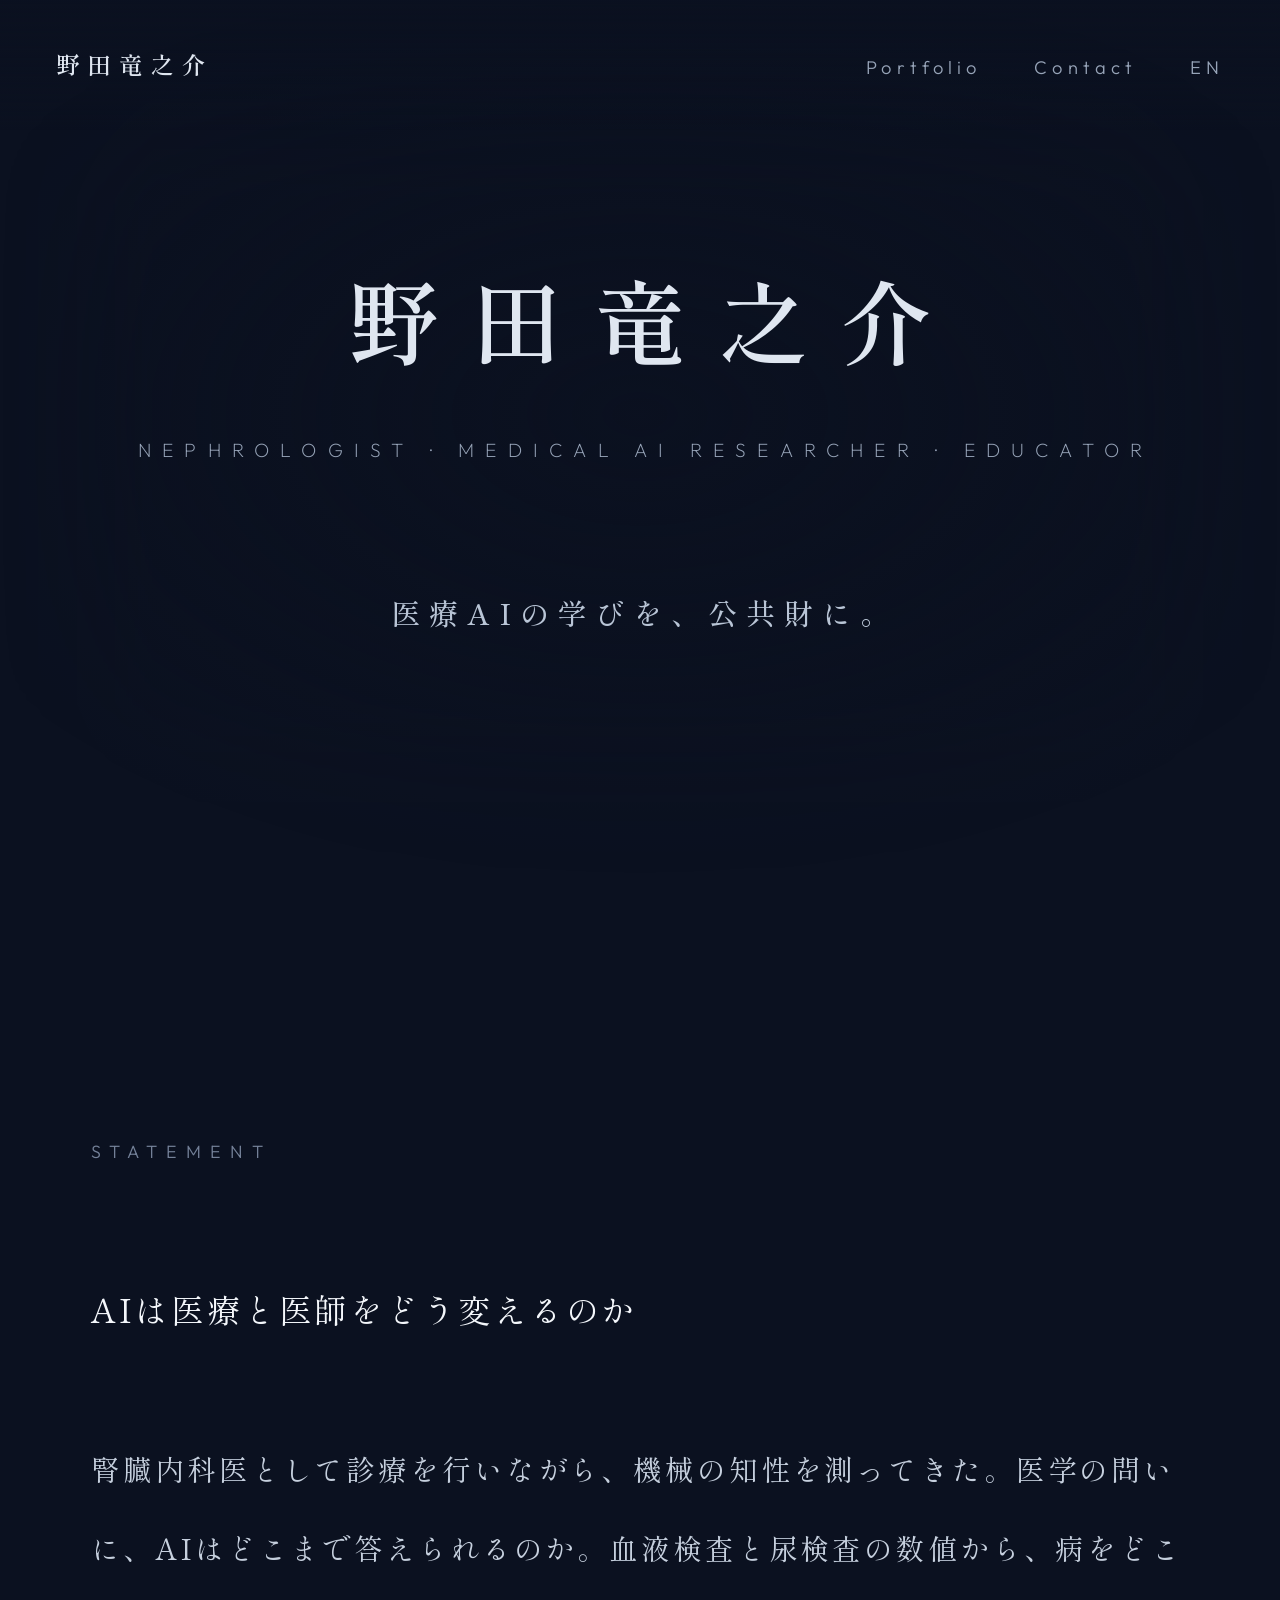
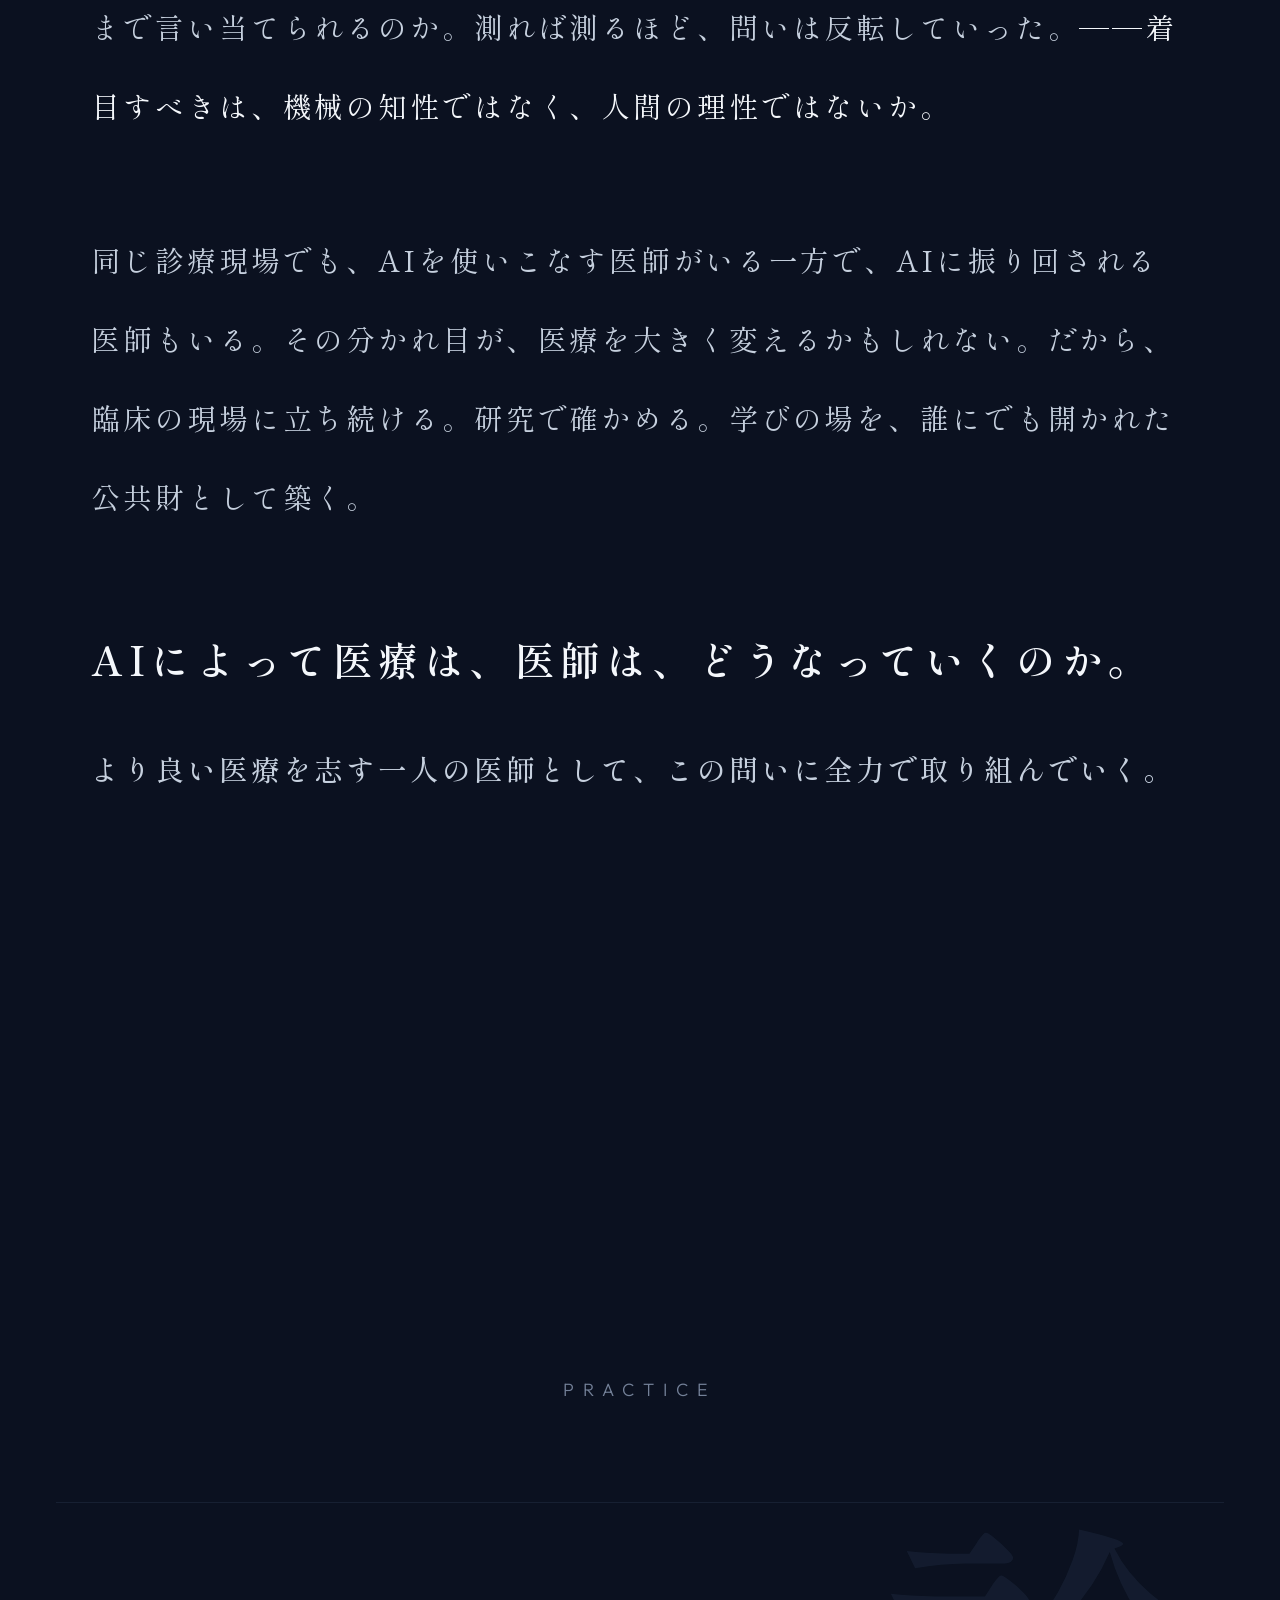
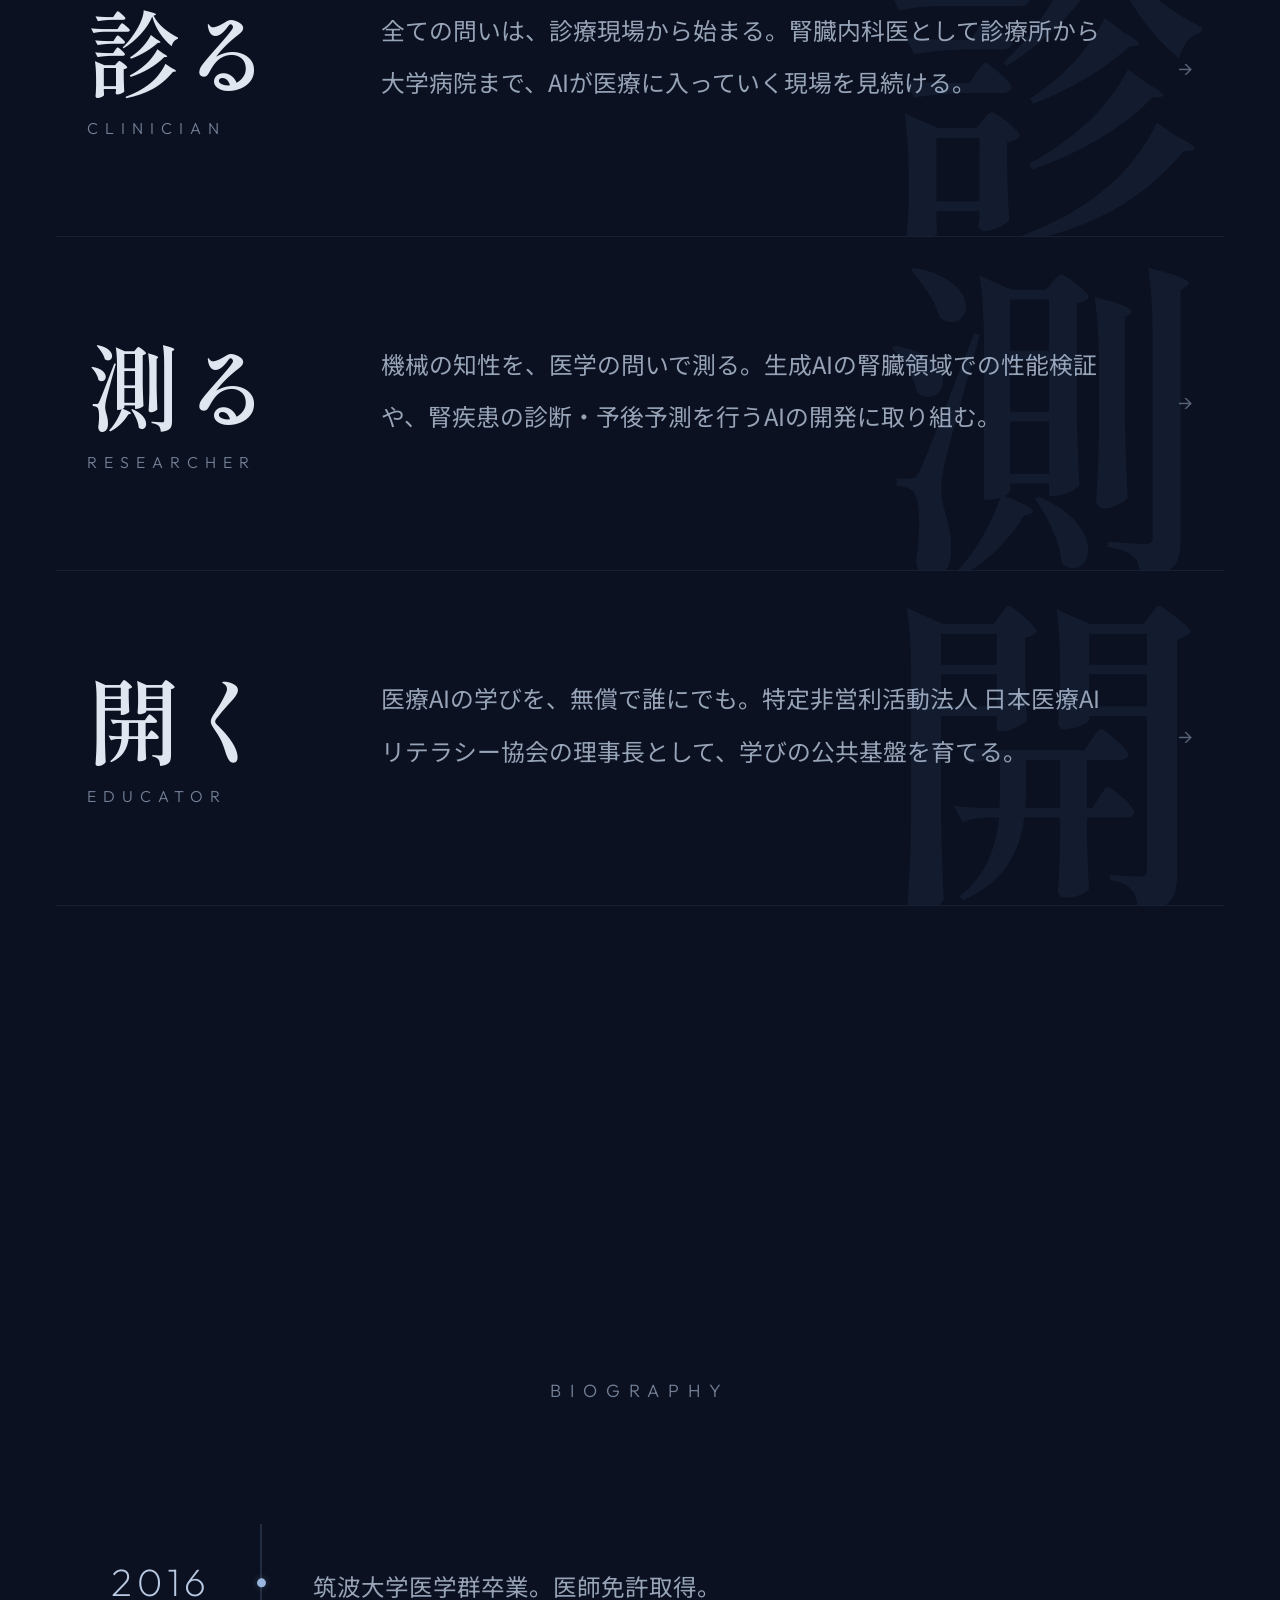
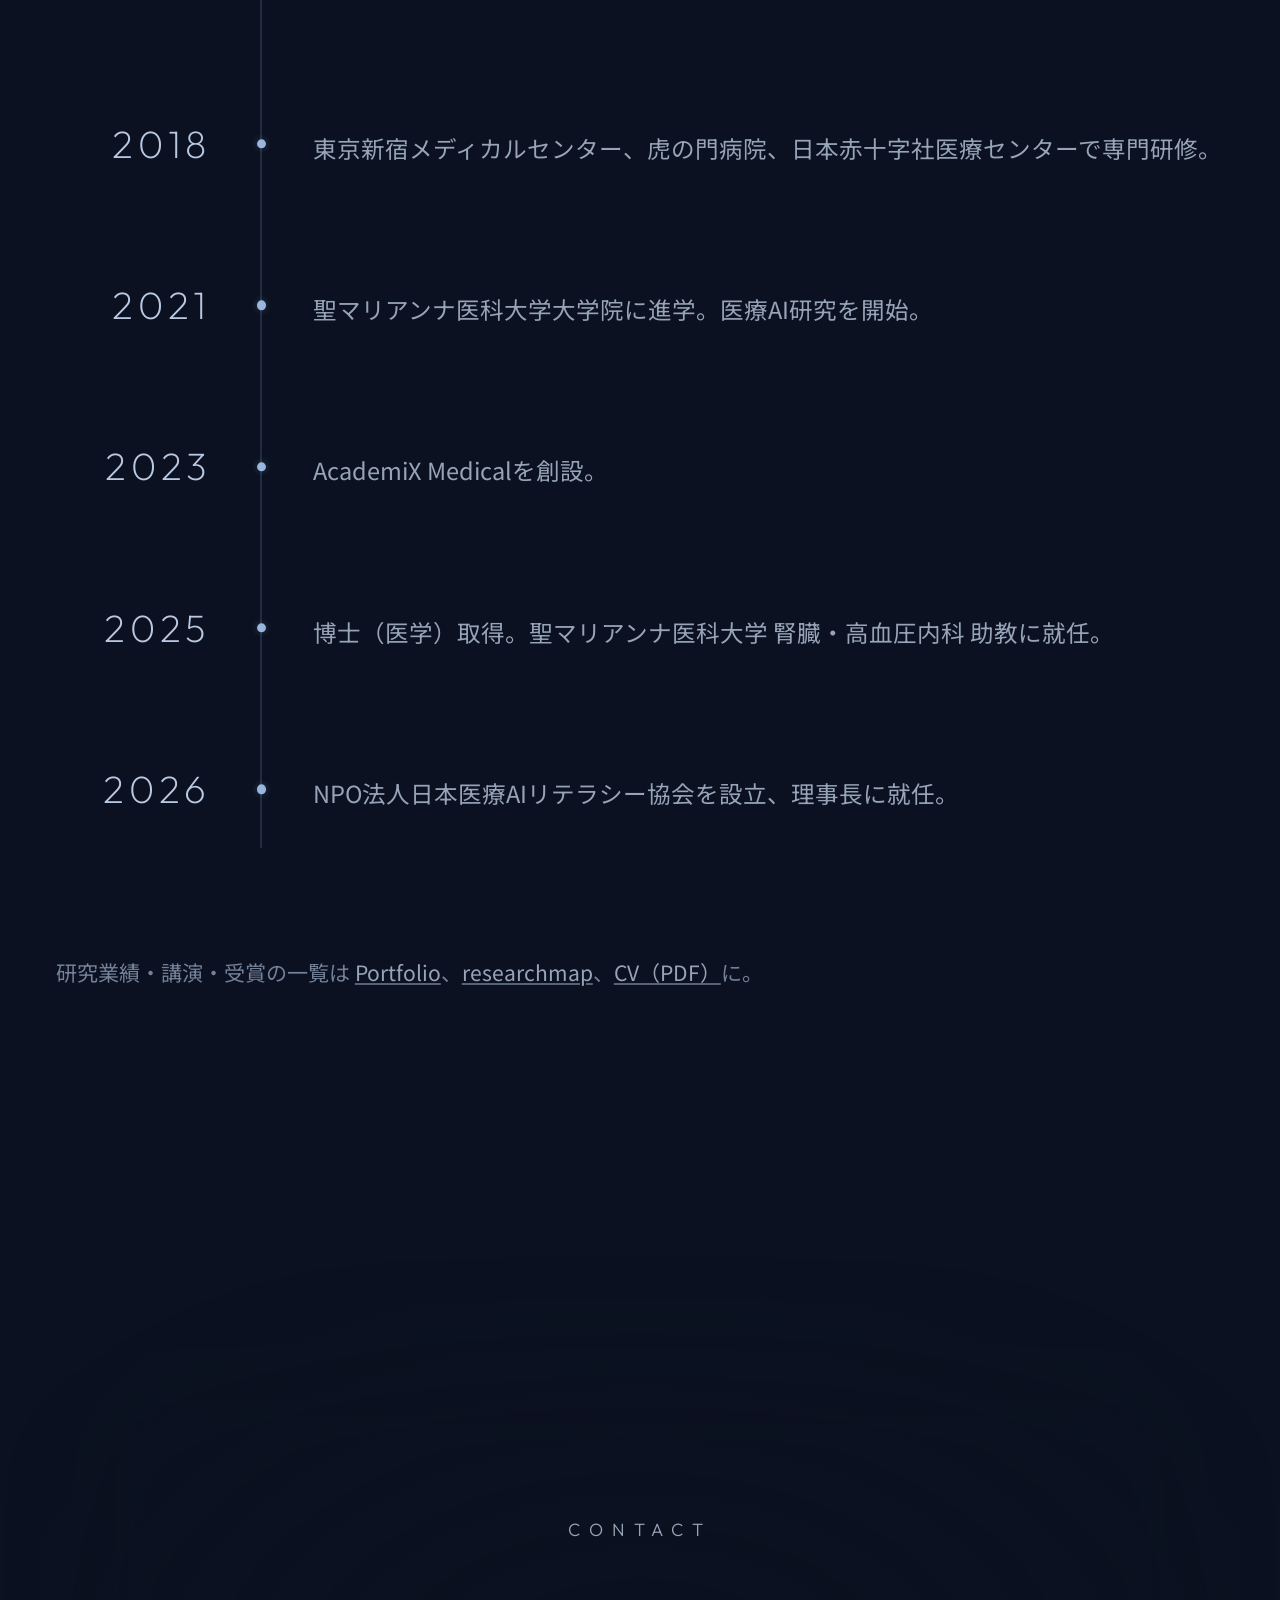
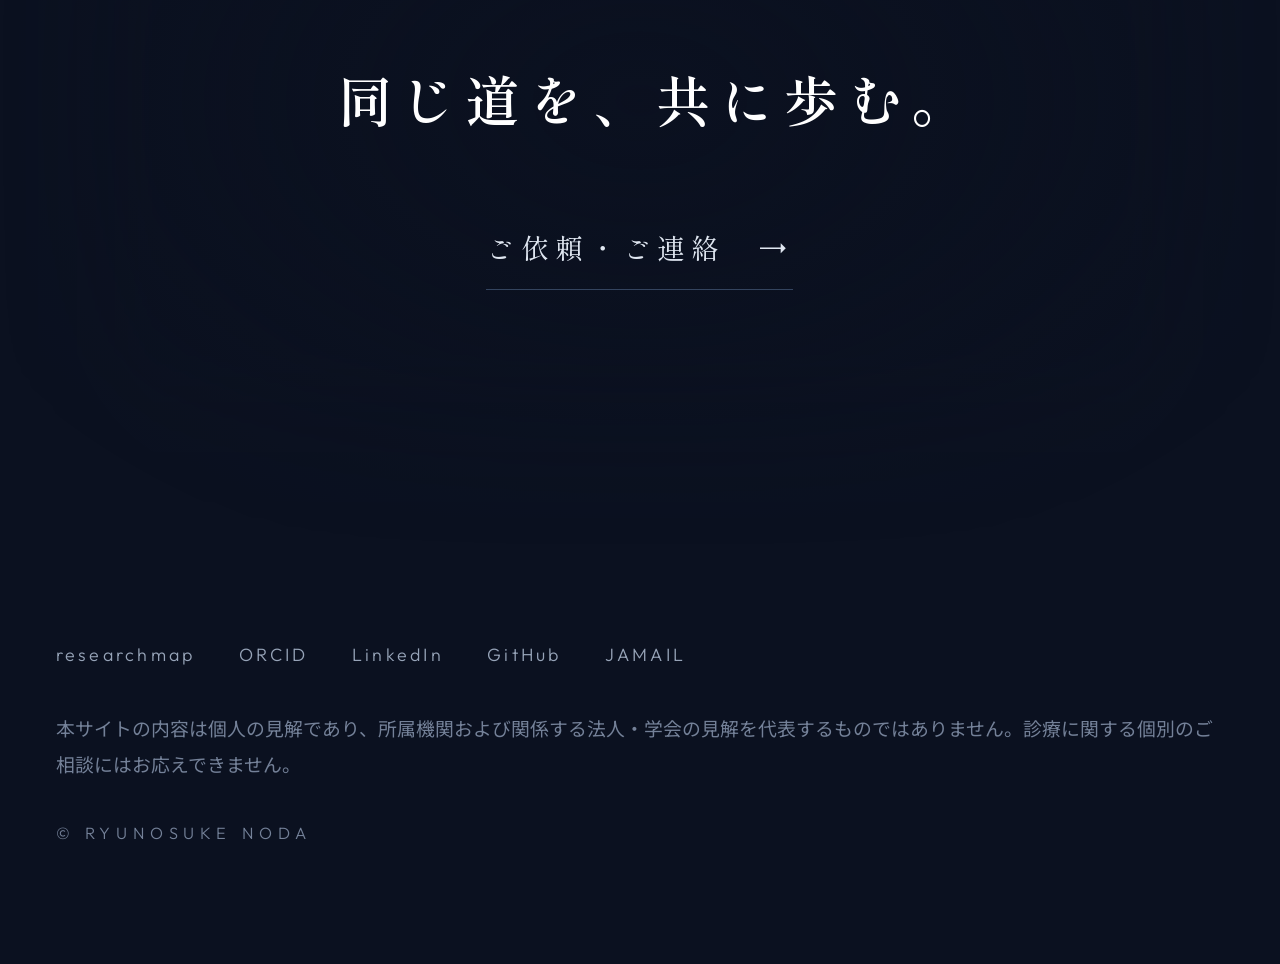
<file: index.html>
<!DOCTYPE html>
<html lang="ja">
<head>
<meta charset="utf-8">
<meta name="viewport" content="width=device-width, initial-scale=1">
<title>野田竜之介｜Ryunosuke Noda, MD, PhD.</title>
<meta name="description" content="腎臓内科医・医療AI研究者 野田竜之介の公式サイト。AIは医療と医師をどう変えるのか——臨床・研究・教育の現場から、この問いに取り組んでいます。">
<link rel="canonical" href="https://ryunosuke-noda.com/">
<link rel="alternate" hreflang="en" href="https://ryunosuke-noda.com/en.html">
<meta property="og:title" content="野田竜之介｜Ryunosuke Noda, MD, PhD.">
<meta property="og:description" content="腎臓内科医・医療AI研究者。AIは医療と医師をどう変えるのか——臨床・研究・教育の現場から、この問いに取り組んでいます。">
<meta property="og:url" content="https://ryunosuke-noda.com/">
<script type="application/ld+json">{"@context":"https://schema.org","@type":"Person","@id":"https://ryunosuke-noda.com/#person","name":"Ryunosuke Noda","alternateName":["野田竜之介","Ryunosuke Noda, MD, PhD"],"url":"https://ryunosuke-noda.com/","image":"https://ryunosuke-noda.com/og-square.png","jobTitle":"Assistant Professor, Division of Nephrology and Hypertension","description":"Nephrologist and medical AI researcher. Assistant Professor at St. Marianna University School of Medicine (Kawasaki, Japan), and Founding President of the Japanese Association for Medical AI Literacy (JAMAIL). Researches the performance of generative AI in nephrology and machine-learning diagnostics for kidney disease.","worksFor":{"@type":"Organization","name":"St. Marianna University School of Medicine","url":"https://www.marianna-u.ac.jp/"},"affiliation":{"@type":"NGO","name":"Japanese Association for Medical AI Literacy (JAMAIL)","alternateName":"特定非営利活動法人日本医療AIリテラシー協会","url":"https://jamail.or.jp/"},"alumniOf":[{"@type":"CollegeOrUniversity","name":"University of Tsukuba"},{"@type":"CollegeOrUniversity","name":"St. Marianna University School of Medicine (PhD)"}],"knowsAbout":["Nephrology","Dialysis","Medical Artificial Intelligence","Large Language Models in Medicine","Machine Learning Diagnostics","Medical AI Literacy"],"sameAs":["https://researchmap.jp/nodaryu","https://orcid.org/0000-0002-5472-3277","https://www.linkedin.com/in/ryunosuke-noda/","https://github.com/Ryunosuke1219","https://jamail.or.jp/"]}</script>
<script type="application/ld+json">{"@context":"https://schema.org","@type":"WebSite","name":"野田竜之介","alternateName":["Ryunosuke Noda","Ryunosuke Noda, MD, PhD","ryunosuke-noda.com"],"url":"https://ryunosuke-noda.com/"}</script>
<link rel="icon" type="image/png" sizes="512x512" href="favicon.png">
<link rel="apple-touch-icon" href="favicon.png">
<meta property="og:type" content="website">
<meta property="og:site_name" content="Ryunosuke Noda">
<meta property="og:image" content="https://ryunosuke-noda.com/og-square.png">
<meta name="twitter:card" content="summary_large_image">
<link rel="preconnect" href="https://fonts.googleapis.com">
<link href="https://fonts.googleapis.com/css2?family=Noto+Sans+JP:wght@400;500;700&family=Shippori+Mincho:wght@500;600&family=Outfit:wght@200;300&family=IBM+Plex+Mono:wght@400&display=swap" rel="stylesheet">
<link rel="stylesheet" href="style.css?v=20261008-v18">
</head>
<body>

<div class="intro" aria-hidden="true"><span>RYUNOSUKE&nbsp;NODA</span></div>
<div class="cursor-glow" aria-hidden="true"></div>

<header class="nav">
  <div class="nav-inner">
    <a class="nav-name" href="index.html">野田竜之介</a>
    <nav class="nav-links">
      <a href="works.html">Portfolio</a>
      <a href="contact.html">Contact</a>
      <a href="en.html">EN</a>
    </nav>
  </div>
</header>

<main>

  <!-- ================= HERO ================= -->
  <section class="hero4">
    <div class="hero4-inner">
      <h1 class="h4-name">野田竜之介</h1>
      <p class="h4-en"><span class="u">NEPHROLOGIST<span class="sep">&nbsp;·</span></span> <span class="u">MEDICAL AI RESEARCHER<span class="sep">&nbsp;·</span></span> <span class="u">EDUCATOR</span></p>
      <div class="h4-rotator" aria-label="コンセプト">
        <span>臨床と計算機の、あいだに。</span>
        <span>医師とAIの、協働のために。</span>
        <span>医療AIの学びを、公共財に。</span>
      </div>
    </div>
    <div class="scroll-line" aria-hidden="true"></div>
  </section>

  <!-- ================= STATEMENT ================= -->
  <section class="section statement">
    <p class="sec-en reveal">Statement</p>
    <div class="st-text">
      <p class="reveal"><span class="open">AIは医療と医師をどう変えるのか</span></p>
      <p class="reveal">腎臓内科医として診療を行いながら、機械の知性を測ってきた。医学の問いに、AIはどこまで答えられるのか。血液検査と尿検査の数値から、病をどこまで言い当てられるのか。測れば測るほど、問いは反転していった。<span class="turn">——着目すべきは、機械の知性ではなく、人間の理性ではないか。</span></p>
      <p class="reveal">同じ診療現場でも、AIを使いこなす医師がいる一方で、AIに振り回される医師もいる。その分かれ目が、医療を大きく変えるかもしれない。だから、臨床の現場に立ち続ける。研究で確かめる。学びの場を、誰にでも開かれた公共財として築く。</p>
      <p class="st-close reveal">AIによって医療は、医師は、どうなっていくのか。<span class="last">より良い医療を志す一人の医師として、この問いに全力で取り組んでいく。</span></p>
    </div>
  </section>

  <!-- ================= PRACTICE ================= -->
  <section class="section">
    <p class="sec-en reveal" style="text-align:center">Practice</p>
    <div class="practice-list">
      <a class="pr-row reveal" href="works.html#clinical">
        <span class="pr-ghost" aria-hidden="true">診</span>
        <span class="pr-kanji">診る<span class="yomi">CLINICIAN</span></span>
        <p class="pr-body">全ての問いは、診療現場から始まる。腎臓内科医として診療所から大学病院まで、AIが医療に入っていく現場を見続ける。</p>
        <span class="pr-arrow">→</span>
      </a>
      <a class="pr-row reveal" href="works.html#research">
        <span class="pr-ghost" aria-hidden="true">測</span>
        <span class="pr-kanji">測る<span class="yomi">RESEARCHER</span></span>
        <p class="pr-body">機械の知性を、医学の問いで測る。生成AIの腎臓領域での性能検証や、腎疾患の診断・予後予測を行うAIの開発に取り組む。</p>
        <span class="pr-arrow">→</span>
      </a>
      <a class="pr-row reveal" href="works.html#field">
        <span class="pr-ghost" aria-hidden="true">開</span>
        <span class="pr-kanji">開く<span class="yomi">EDUCATOR</span></span>
        <p class="pr-body">医療AIの学びを、無償で誰にでも。特定非営利活動法人 日本医療AIリテラシー協会の理事長として、学びの公共基盤を育てる。</p>
        <span class="pr-arrow">→</span>
      </a>
    </div>
  </section>

  <!-- ================= BIOGRAPHY ================= -->
  <div class="band band-line">
    <section class="section">
      <p class="sec-en reveal" style="text-align:center">Biography</p>
      <div class="bio4">
        <div class="bio-timeline">
          <div class="bio-track" aria-hidden="true"></div>
          <div class="bio-progress" aria-hidden="true"></div>
          <div class="bio-row reveal"><span class="bio-year">2016</span><span class="bio-what">筑波大学医学群卒業。医師免許取得。</span></div>
          <div class="bio-row reveal"><span class="bio-year">2018</span><span class="bio-what">東京新宿メディカルセンター、虎の門病院、日本赤十字社医療センターで専門研修。</span></div>
          <div class="bio-row reveal"><span class="bio-year">2021</span><span class="bio-what">聖マリアンナ医科大学大学院に進学。医療AI研究を開始。</span></div>
          <div class="bio-row reveal"><span class="bio-year">2023</span><span class="bio-what">AcademiX Medicalを創設。</span></div>
          <div class="bio-row reveal"><span class="bio-year">2025</span><span class="bio-what">博士（医学）取得。聖マリアンナ医科大学 腎臓・高血圧内科 助教に就任。</span></div>
          <div class="bio-row reveal"><span class="bio-year">2026</span><span class="bio-what">NPO法人日本医療AIリテラシー協会を設立、理事長に就任。</span></div>
        </div>
        <p class="bio-more reveal">研究業績・講演・受賞の一覧は <a href="works.html">Portfolio</a>、<a href="https://researchmap.jp/nodaryu?lang=ja">researchmap</a>、<a href="cv/CV_ja.pdf">CV（PDF）</a>に。</p>
      </div>
    </section>
  </div>

  <!-- ================= CONTACT ================= -->
  <section class="section contact4">
    <canvas id="flow-canvas-2" class="flow-bg" aria-hidden="true"></canvas>
    <div class="c4-veil" aria-hidden="true"></div>
    <div class="c4-inner">
      <p class="sec-en reveal">Contact</p>
      <div class="reveal">
        <p class="c4-line"><span class="c4-text">同じ道を、共に歩む。</span></p>
        <a class="c4-link" href="contact.html">ご依頼・ご連絡　→</a>
      </div>
    </div>
  </section>

</main>

<footer>
  <div class="footer-inner">
    <div class="footer-links">
      <a href="https://researchmap.jp/nodaryu?lang=ja">researchmap</a>
      <a href="https://orcid.org/0000-0002-5472-3277">ORCID</a>
      <a href="https://www.linkedin.com/in/ryunosuke-noda/">LinkedIn</a>
      <a href="https://github.com/Ryunosuke1219">GitHub</a>
      <a href="https://jamail.or.jp/">JAMAIL</a>
    </div>
    <p class="footer-legal">本サイトの内容は個人の見解であり、所属機関および関係する法人・学会の見解を代表するものではありません。診療に関する個別のご相談にはお応えできません。</p>
    <p class="footer-copy">© RYUNOSUKE NODA</p>
  </div>
</footer>

<script src="main.js?v=20261008-v15"></script>
</body>
</html>
</file>
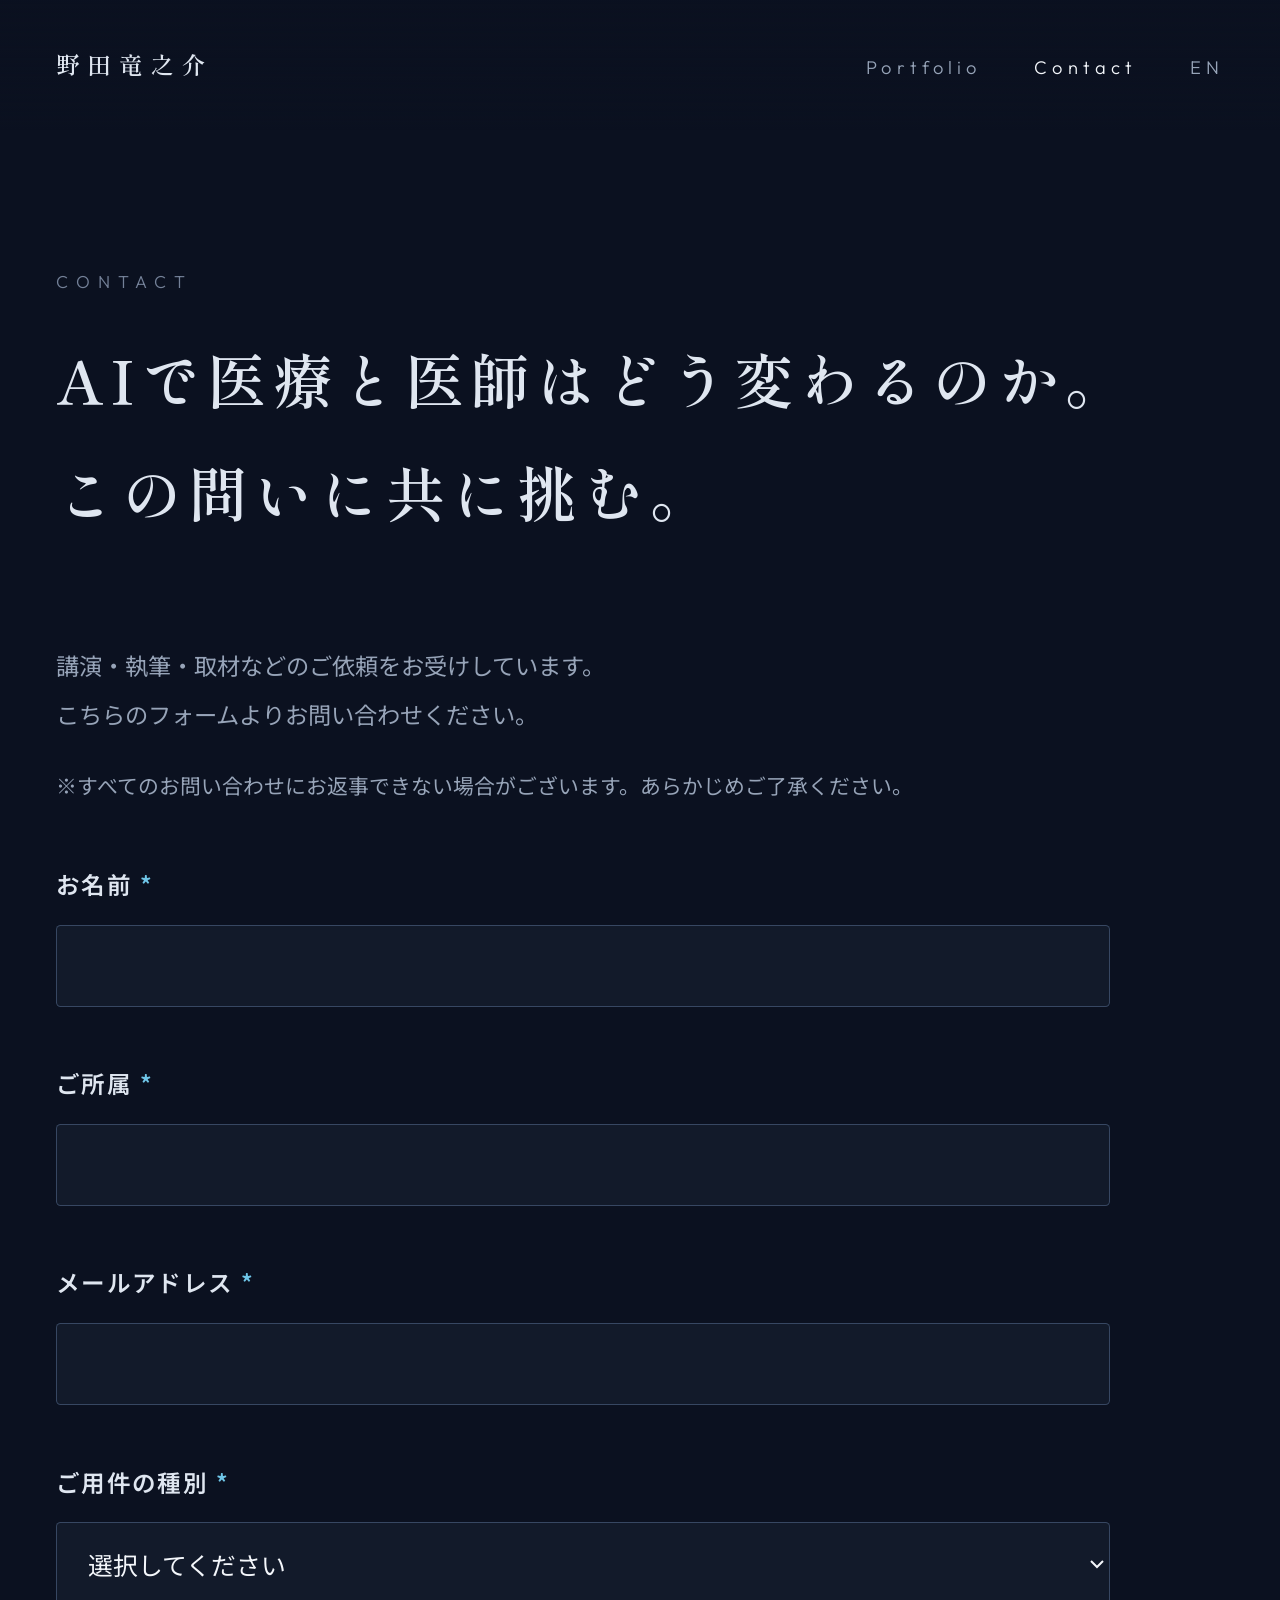
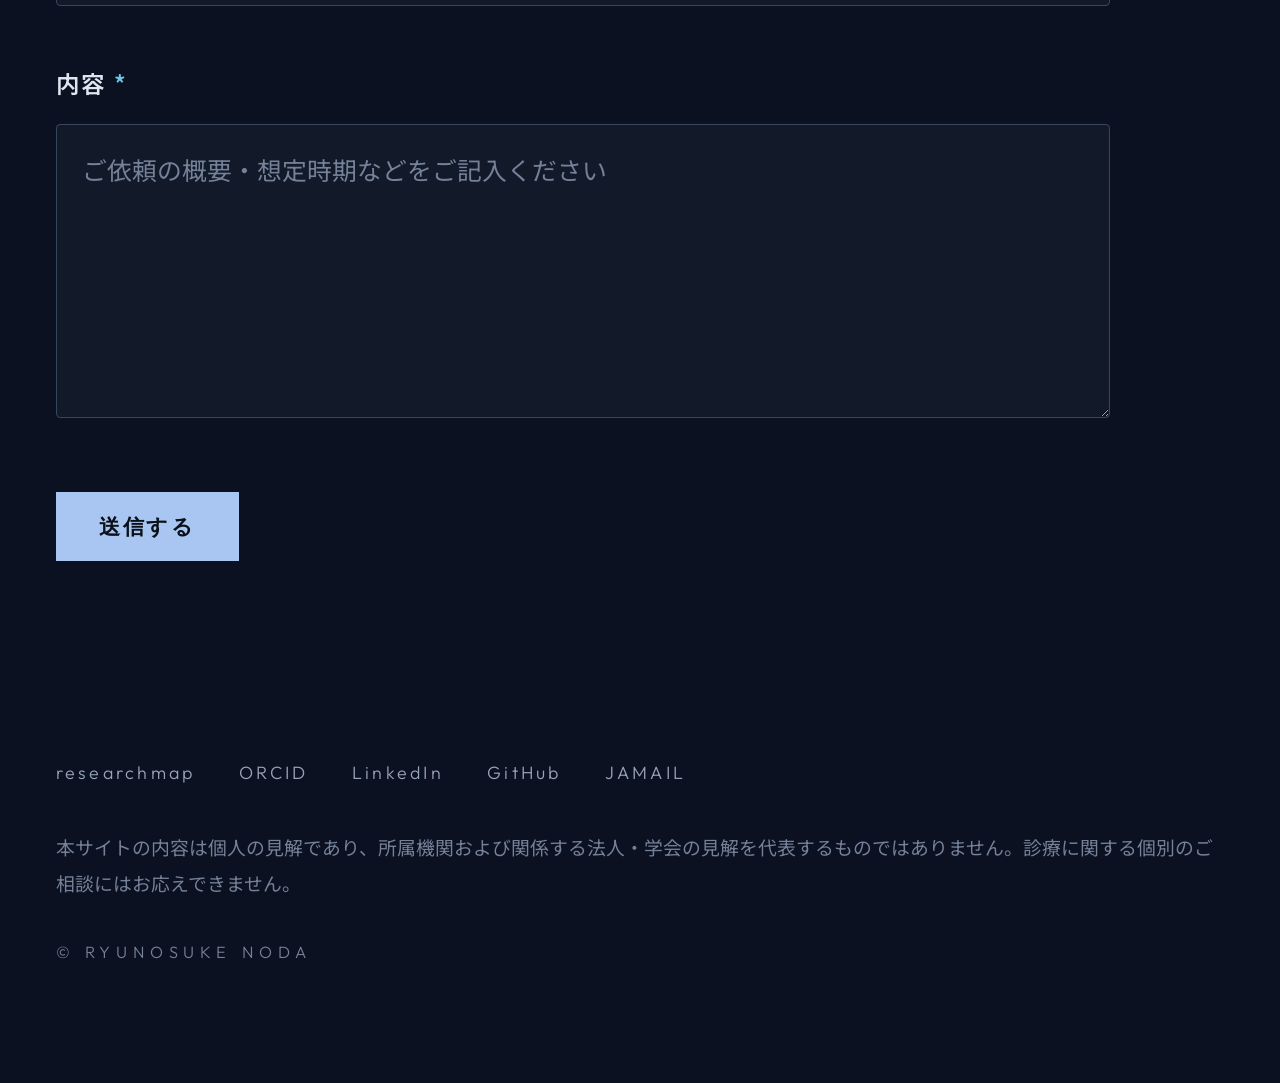
<file: contact.html>
<!DOCTYPE html>
<html lang="ja">
<head>
<meta charset="utf-8">
<meta name="viewport" content="width=device-width, initial-scale=1">
<title>Contact｜野田竜之介</title>
<meta name="description" content="野田竜之介へのお問い合わせ。講演・執筆・取材のご依頼はこちらのフォームから。">
<link rel="canonical" href="https://ryunosuke-noda.com/contact.html">
<meta property="og:title" content="Contact｜野田竜之介">
<meta property="og:description" content="講演・執筆・取材のご依頼はこちらのフォームから。">
<meta property="og:url" content="https://ryunosuke-noda.com/contact.html">
<link rel="icon" type="image/png" sizes="512x512" href="favicon.png">
<link rel="apple-touch-icon" href="favicon.png">
<meta property="og:type" content="website">
<meta property="og:site_name" content="Ryunosuke Noda">
<meta property="og:image" content="https://ryunosuke-noda.com/og-square.png">
<meta name="twitter:card" content="summary_large_image">
<link rel="preconnect" href="https://fonts.googleapis.com">
<link href="https://fonts.googleapis.com/css2?family=Noto+Sans+JP:wght@400;500;700&family=Shippori+Mincho:wght@500;600&family=Outfit:wght@200;300&family=IBM+Plex+Mono:wght@400&display=swap" rel="stylesheet">
<link rel="stylesheet" href="style.css?v=20261008-v18">
</head>
<body class="contact-page">

<header class="nav">
  <div class="nav-inner">
    <a class="nav-name" href="index.html">野田竜之介</a>
    <nav class="nav-links">
      <a href="works.html">Portfolio</a>
      <a href="contact.html" class="current">Contact</a>
      <a href="en.html">EN</a>
    </nav>
  </div>
</header>

<main>
  <canvas id="contact-sky" class="contact-sky" aria-hidden="true"></canvas>

  <div class="page-head">
    <p class="sec-label reveal">Contact</p>
    <h1 class="contact-arrival-title reveal" style="line-height:1.9">AIで医療と医師はどう変わるのか。<br>この問いに共に挑む。</h1>
  </div>

  <section class="section tight" style="padding-top:30px">
    <div class="cform">
      <div class="contact-intro reveal" style="transition-delay:.16s">
        <p style="color:var(--dim)">講演・執筆・取材などのご依頼をお受けしています。<br>こちらのフォームよりお問い合わせください。</p>
        <p class="notice">※すべてのお問い合わせにお返事できない場合がございます。あらかじめご了承ください。</p>
      </div>

      <form action="https://formsubmit.co/704de5298e5ec9934801c51a5c9f1bdf" method="POST">
        <input type="hidden" name="_subject" value="【個人サイト】お問い合わせ">
                <input type="hidden" name="_template" value="table">

        <label for="cf-name">お名前<span class="req">*</span></label>
        <input id="cf-name" type="text" name="お名前" required autocomplete="name">

        <label for="cf-org">ご所属<span class="req">*</span></label>
        <input id="cf-org" type="text" name="ご所属" required autocomplete="organization">

        <label for="cf-email">メールアドレス<span class="req">*</span></label>
        <input id="cf-email" type="email" name="email" required autocomplete="email">

        <label for="cf-type">ご用件の種別<span class="req">*</span></label>
        <select id="cf-type" name="ご用件の種別" required>
          <option value="">選択してください</option>
          <option>講演のご依頼</option>
          <option>執筆のご依頼</option>
          <option>取材・出演のご依頼</option>
          <option>顧問・役員就任のご依頼</option>
          <option>その他のお仕事のご依頼</option>
        </select>

        <label for="cf-body">内容<span class="req">*</span></label>
        <textarea id="cf-body" name="内容" required placeholder="ご依頼の概要・想定時期などをご記入ください"></textarea>

        <button class="btn btn-primary" type="submit">送信する</button>
      </form>
    </div>
  </section>

</main>

<footer>
  <div class="footer-inner">
    <div class="footer-links">
      <a href="https://researchmap.jp/nodaryu?lang=ja">researchmap</a>
      <a href="https://orcid.org/0000-0002-5472-3277">ORCID</a>
      <a href="https://www.linkedin.com/in/ryunosuke-noda/">LinkedIn</a>
      <a href="https://github.com/Ryunosuke1219">GitHub</a>
      <a href="https://jamail.or.jp/">JAMAIL</a>
    </div>
    <p class="footer-legal">本サイトの内容は個人の見解であり、所属機関および関係する法人・学会の見解を代表するものではありません。診療に関する個別のご相談にはお応えできません。</p>
    <p class="footer-copy">© RYUNOSUKE NODA</p>
  </div>
</footer>

<script src="main.js?v=20261008-v15"></script>
</body>
</html>
</file>
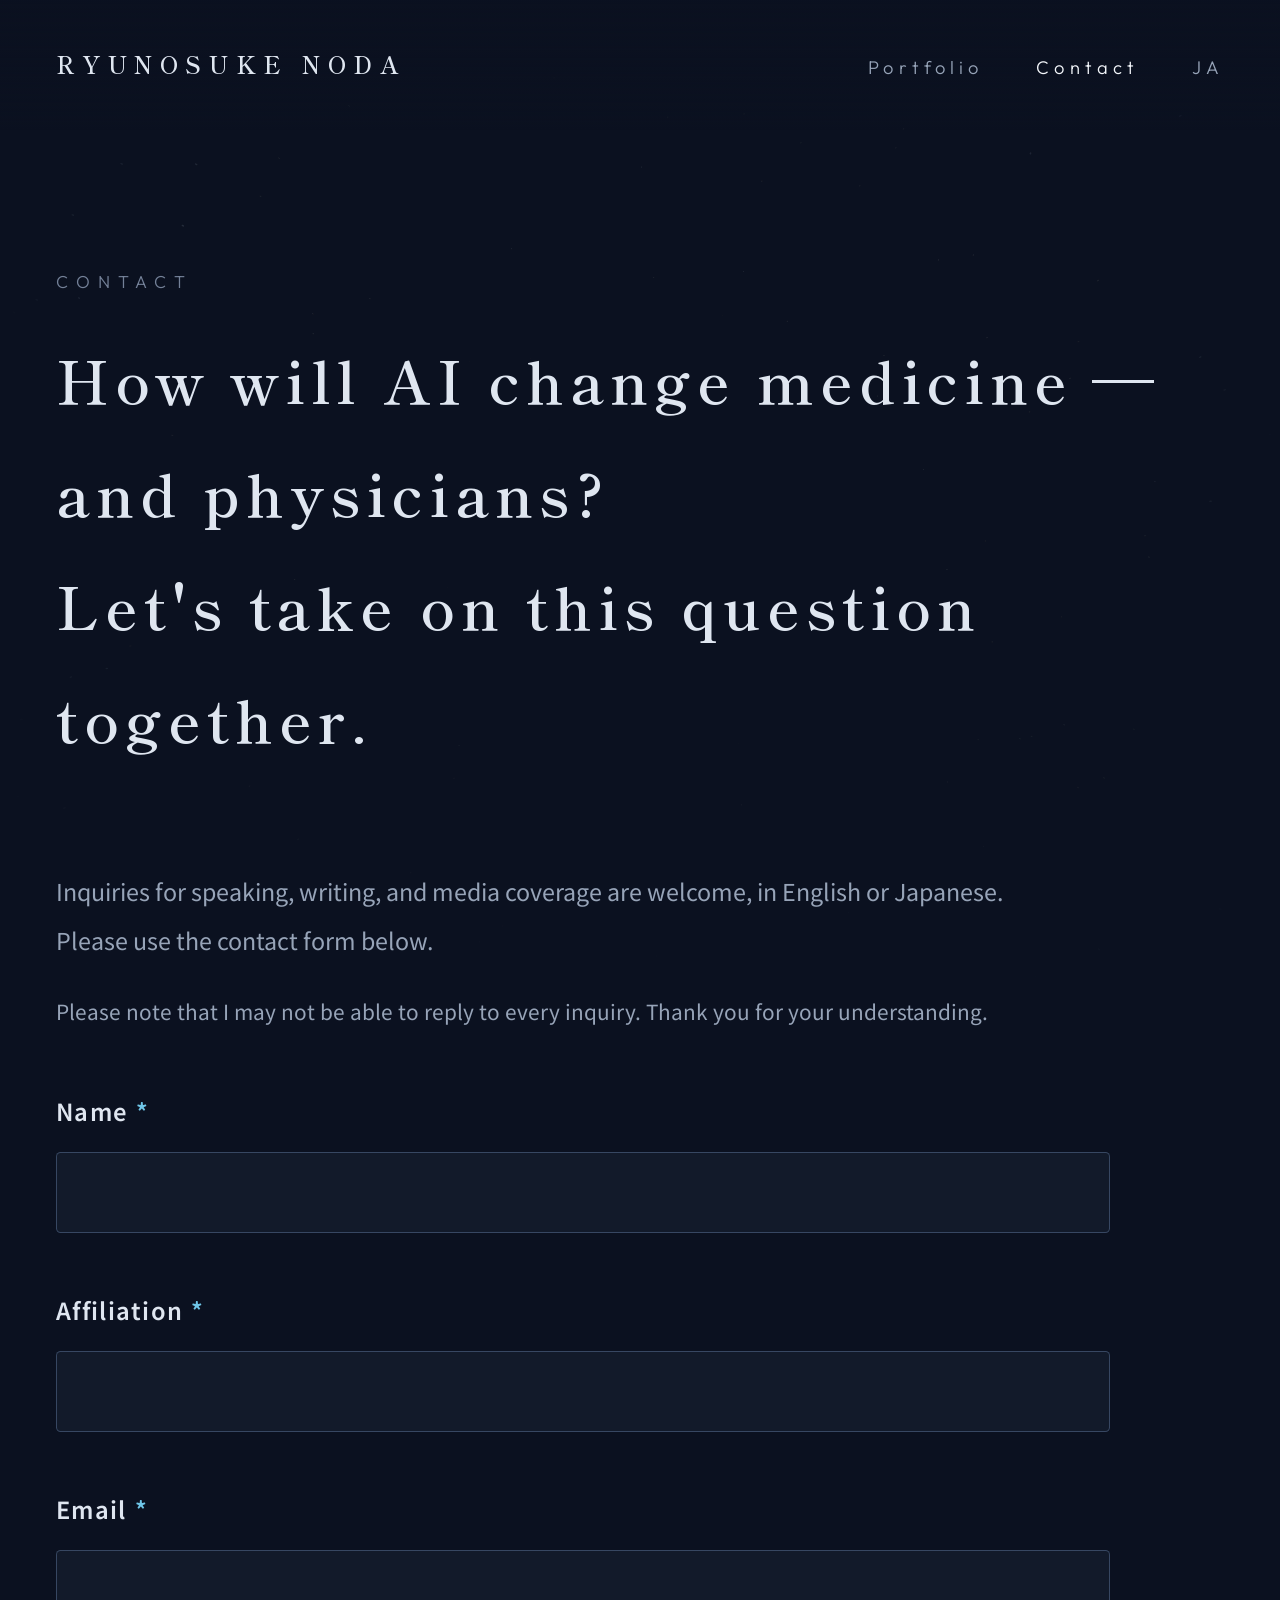
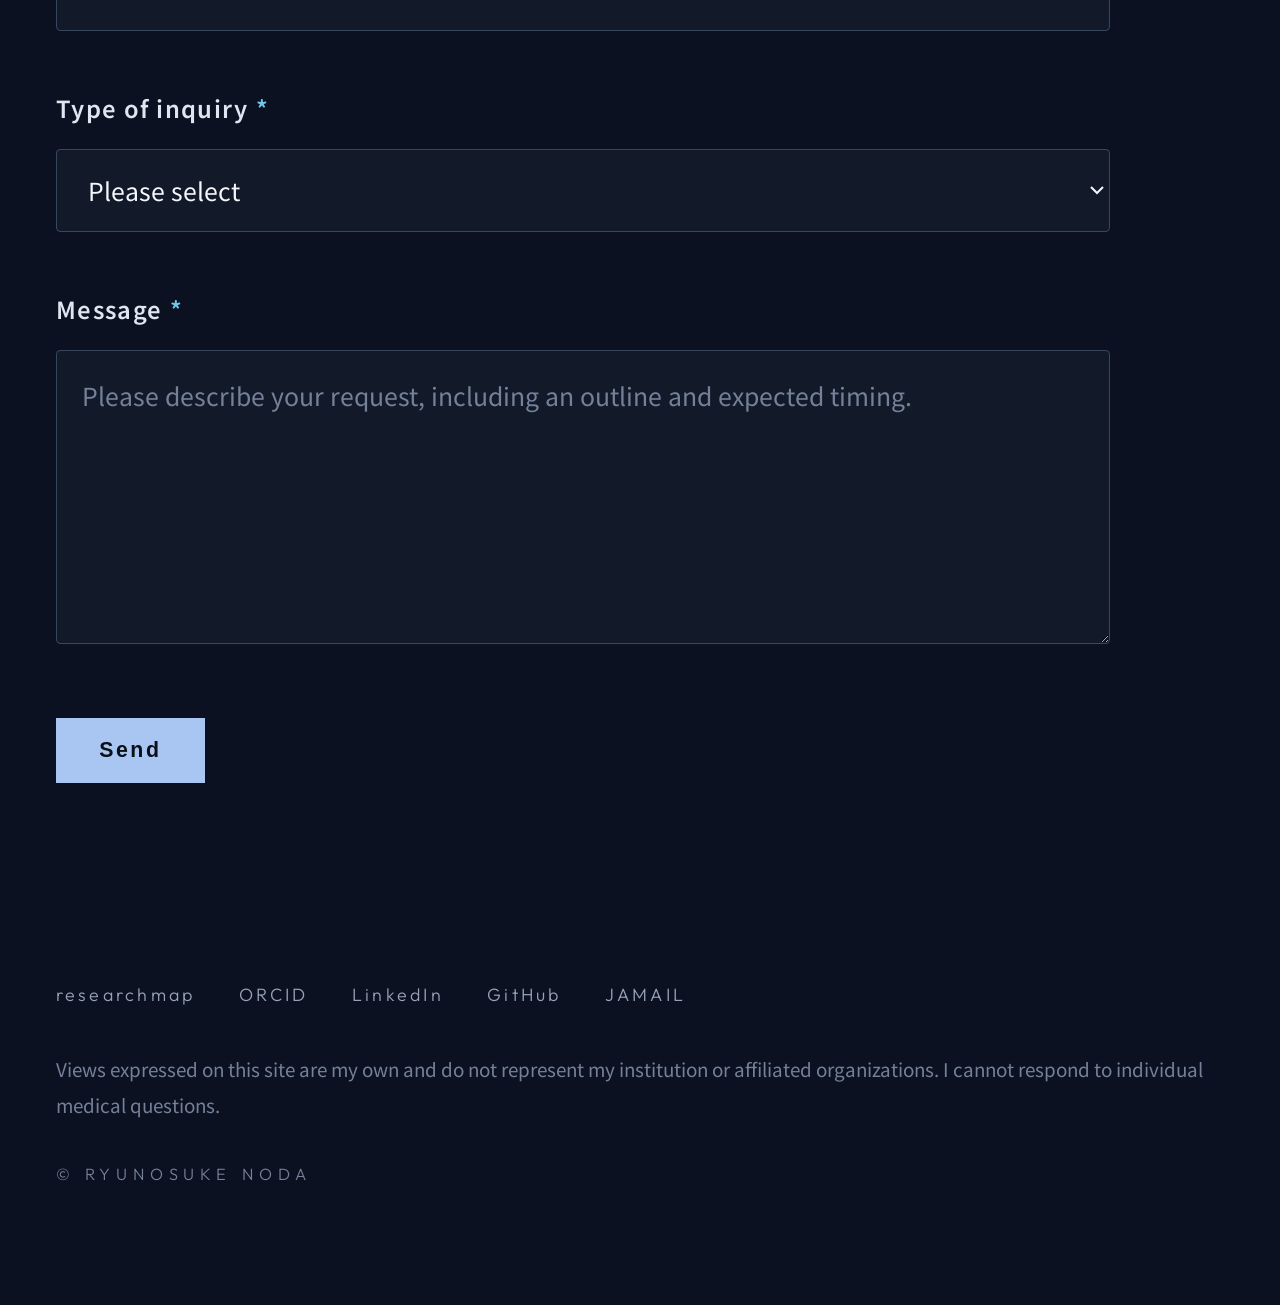
<file: en-contact.html>
<!DOCTYPE html>
<html lang="en">
<head>
<meta charset="utf-8">
<meta name="viewport" content="width=device-width, initial-scale=1">
<title>Contact — Ryunosuke Noda</title>
<meta name="description" content="Contact Ryunosuke Noda. Inquiries for speaking, writing, and media coverage are welcome.">
<link rel="canonical" href="https://ryunosuke-noda.com/en-contact.html">
<meta property="og:title" content="Contact — Ryunosuke Noda">
<meta property="og:description" content="Inquiries for speaking, writing, and media coverage are welcome.">
<meta property="og:url" content="https://ryunosuke-noda.com/en-contact.html">
<link rel="icon" type="image/png" sizes="512x512" href="favicon.png">
<link rel="apple-touch-icon" href="favicon.png">
<meta property="og:type" content="website">
<meta property="og:site_name" content="Ryunosuke Noda">
<meta property="og:image" content="https://ryunosuke-noda.com/og-square.png">
<meta name="twitter:card" content="summary_large_image">
<link rel="preconnect" href="https://fonts.googleapis.com">
<link href="https://fonts.googleapis.com/css2?family=Noto+Sans+JP:wght@400;500;700&family=Shippori+Mincho:wght@500;600&family=Outfit:wght@200;300&family=IBM+Plex+Mono:wght@400&display=swap" rel="stylesheet">
<link rel="stylesheet" href="style.css?v=20261008-v18">
</head>
<body class="contact-page">

<header class="nav">
  <div class="nav-inner">
    <a class="nav-name" href="en.html">RYUNOSUKE NODA</a>
    <nav class="nav-links">
      <a href="en-works.html">Portfolio</a>
      <a href="en-contact.html" class="current">Contact</a>
      <a href="contact.html">JA</a>
    </nav>
  </div>
</header>

<main>
  <canvas id="contact-sky" class="contact-sky" aria-hidden="true"></canvas>

  <div class="page-head">
    <p class="sec-label reveal">Contact</p>
    <h1 class="contact-arrival-title reveal" style="line-height:1.9">How will AI change medicine — and physicians?<br>Let's take on this question together.</h1>
  </div>

  <section class="section tight" style="padding-top:30px">
    <div class="cform">
      <div class="contact-intro reveal" style="transition-delay:.16s">
        <p style="color:var(--dim)">Inquiries for speaking, writing, and media coverage are welcome, in English or Japanese.<br>Please use the contact form below.</p>
        <p class="notice">Please note that I may not be able to reply to every inquiry. Thank you for your understanding.</p>
      </div>

      <form action="https://formsubmit.co/704de5298e5ec9934801c51a5c9f1bdf" method="POST">
        <input type="hidden" name="_subject" value="[Website] Inquiry (EN)">
                <input type="hidden" name="_template" value="table">

        <label for="cf-name">Name<span class="req">*</span></label>
        <input id="cf-name" type="text" name="Name" required autocomplete="name">

        <label for="cf-org">Affiliation<span class="req">*</span></label>
        <input id="cf-org" type="text" name="Affiliation" required autocomplete="organization">

        <label for="cf-email">Email<span class="req">*</span></label>
        <input id="cf-email" type="email" name="email" required autocomplete="email">

        <label for="cf-type">Type of inquiry<span class="req">*</span></label>
        <select id="cf-type" name="Type of inquiry" required>
          <option value="">Please select</option>
          <option>Speaking</option>
          <option>Writing</option>
          <option>Media / Interview</option>
          <option>Advisory / Executive appointments</option>
          <option>Other</option>
        </select>

        <label for="cf-body">Message<span class="req">*</span></label>
        <textarea id="cf-body" name="Message" required placeholder="Please describe your request, including an outline and expected timing."></textarea>

        <button class="btn btn-primary" type="submit">Send</button>
      </form>
    </div>
  </section>

</main>

<footer>
  <div class="footer-inner">
    <div class="footer-links">
      <a href="https://researchmap.jp/nodaryu?lang=en">researchmap</a>
      <a href="https://orcid.org/0000-0002-5472-3277">ORCID</a>
      <a href="https://www.linkedin.com/in/ryunosuke-noda/">LinkedIn</a>
      <a href="https://github.com/Ryunosuke1219">GitHub</a>
      <a href="https://jamail.or.jp/">JAMAIL</a>
    </div>
    <p class="footer-legal">Views expressed on this site are my own and do not represent my institution or affiliated organizations. I cannot respond to individual medical questions.</p>
    <p class="footer-copy">© RYUNOSUKE NODA</p>
  </div>
</footer>

<script src="main.js?v=20261008-v15"></script>
</body>
</html>
</file>
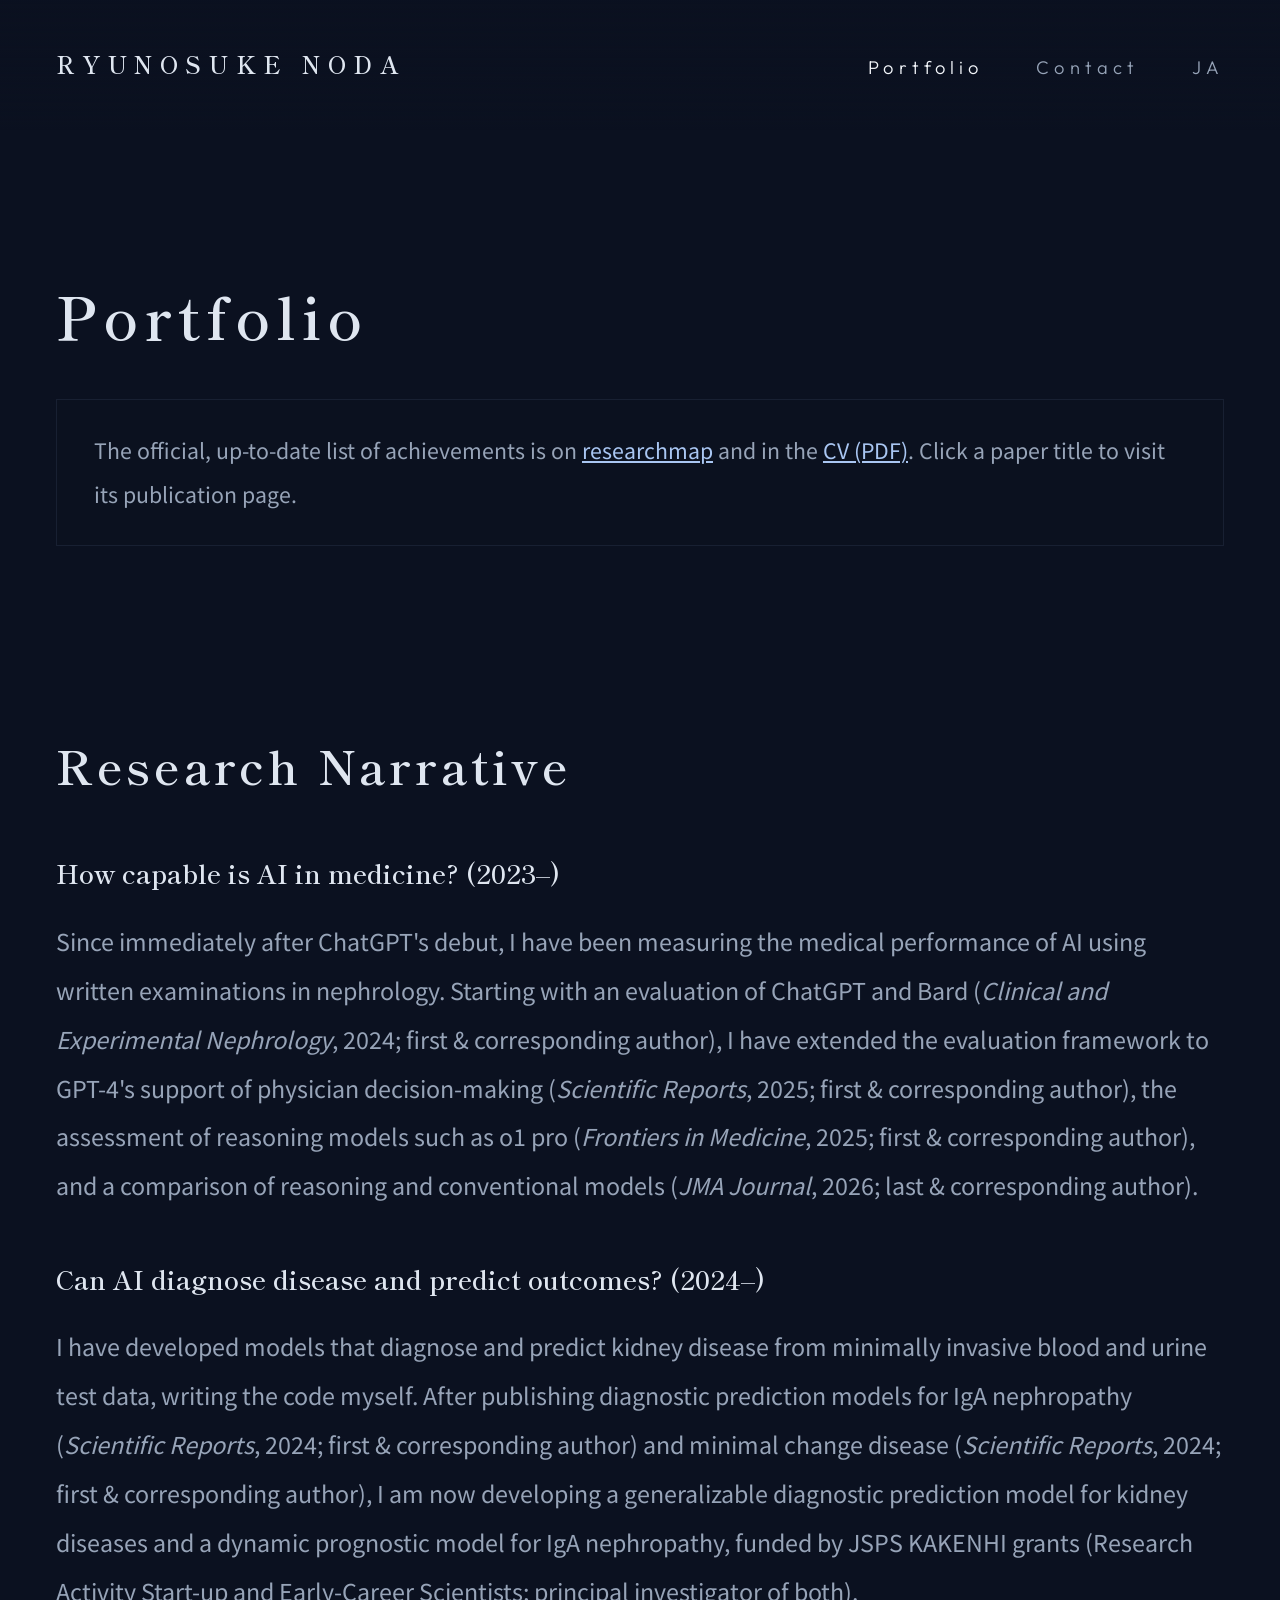
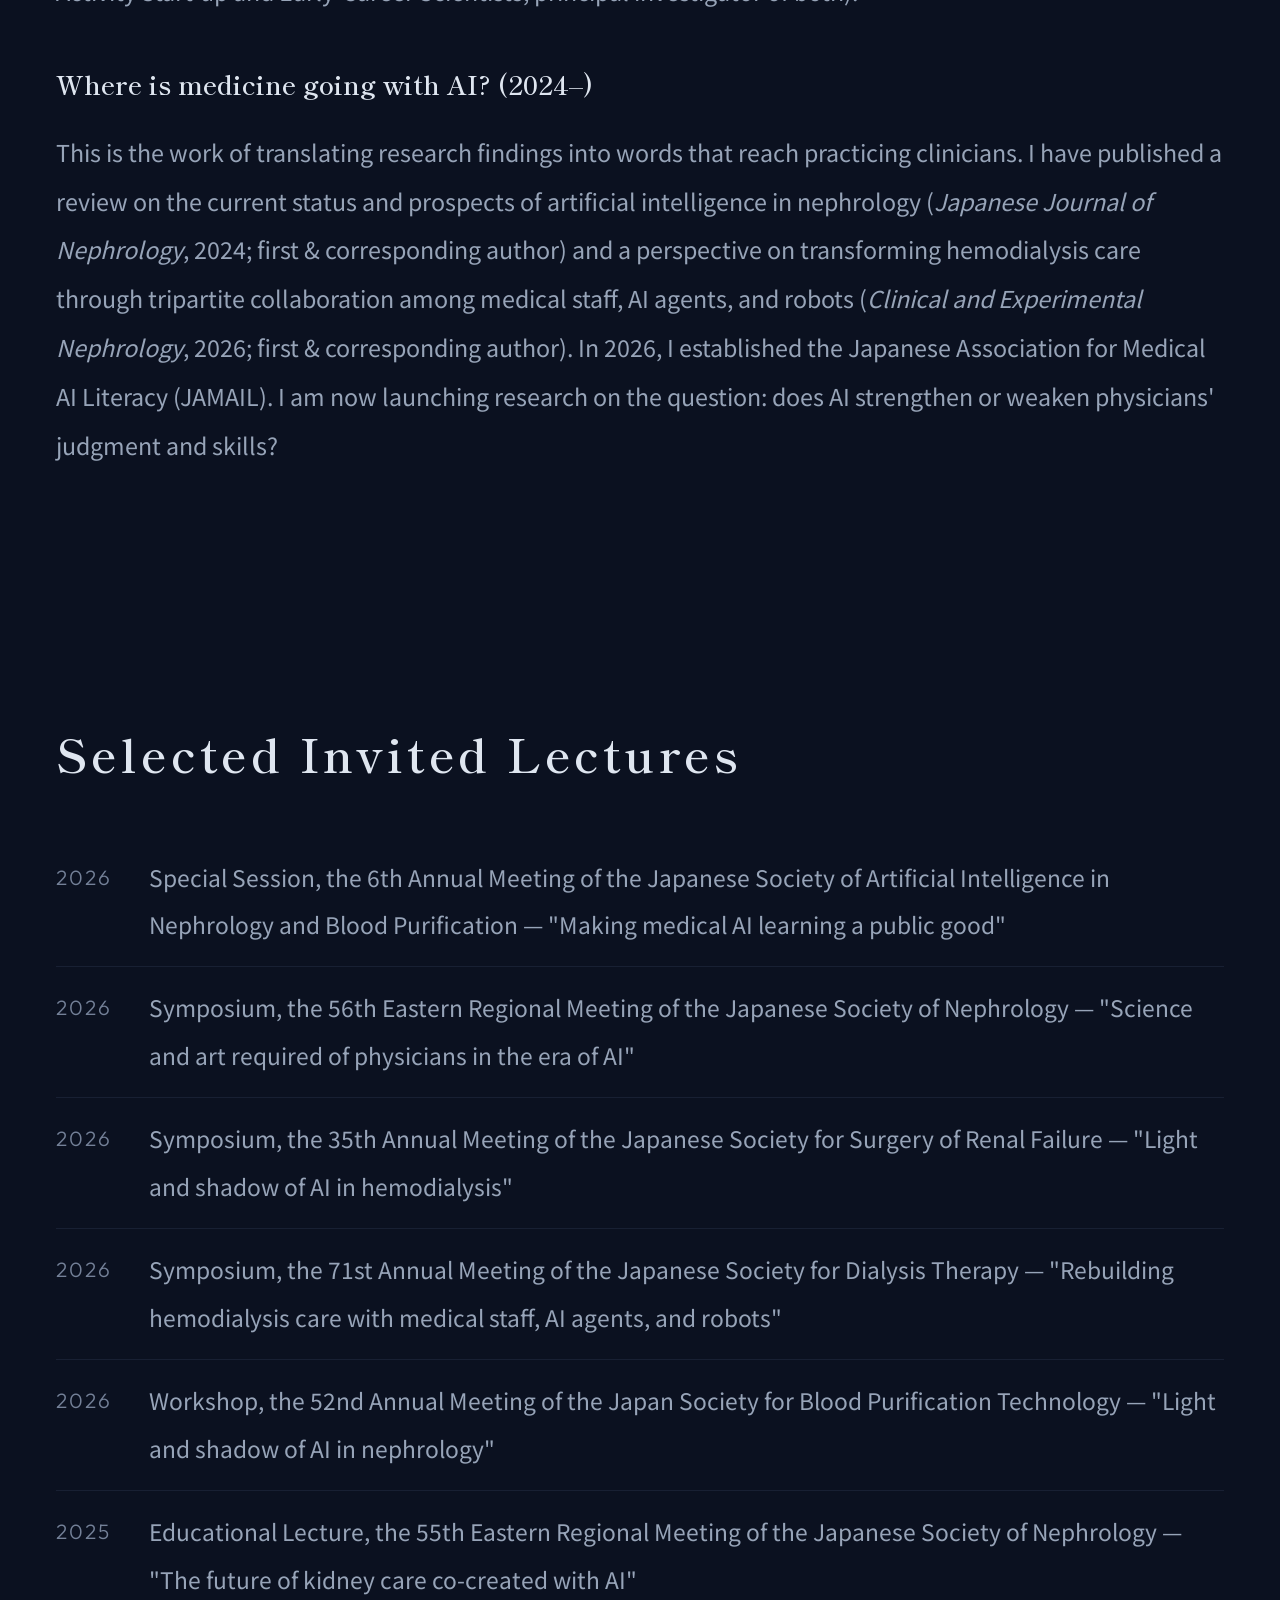
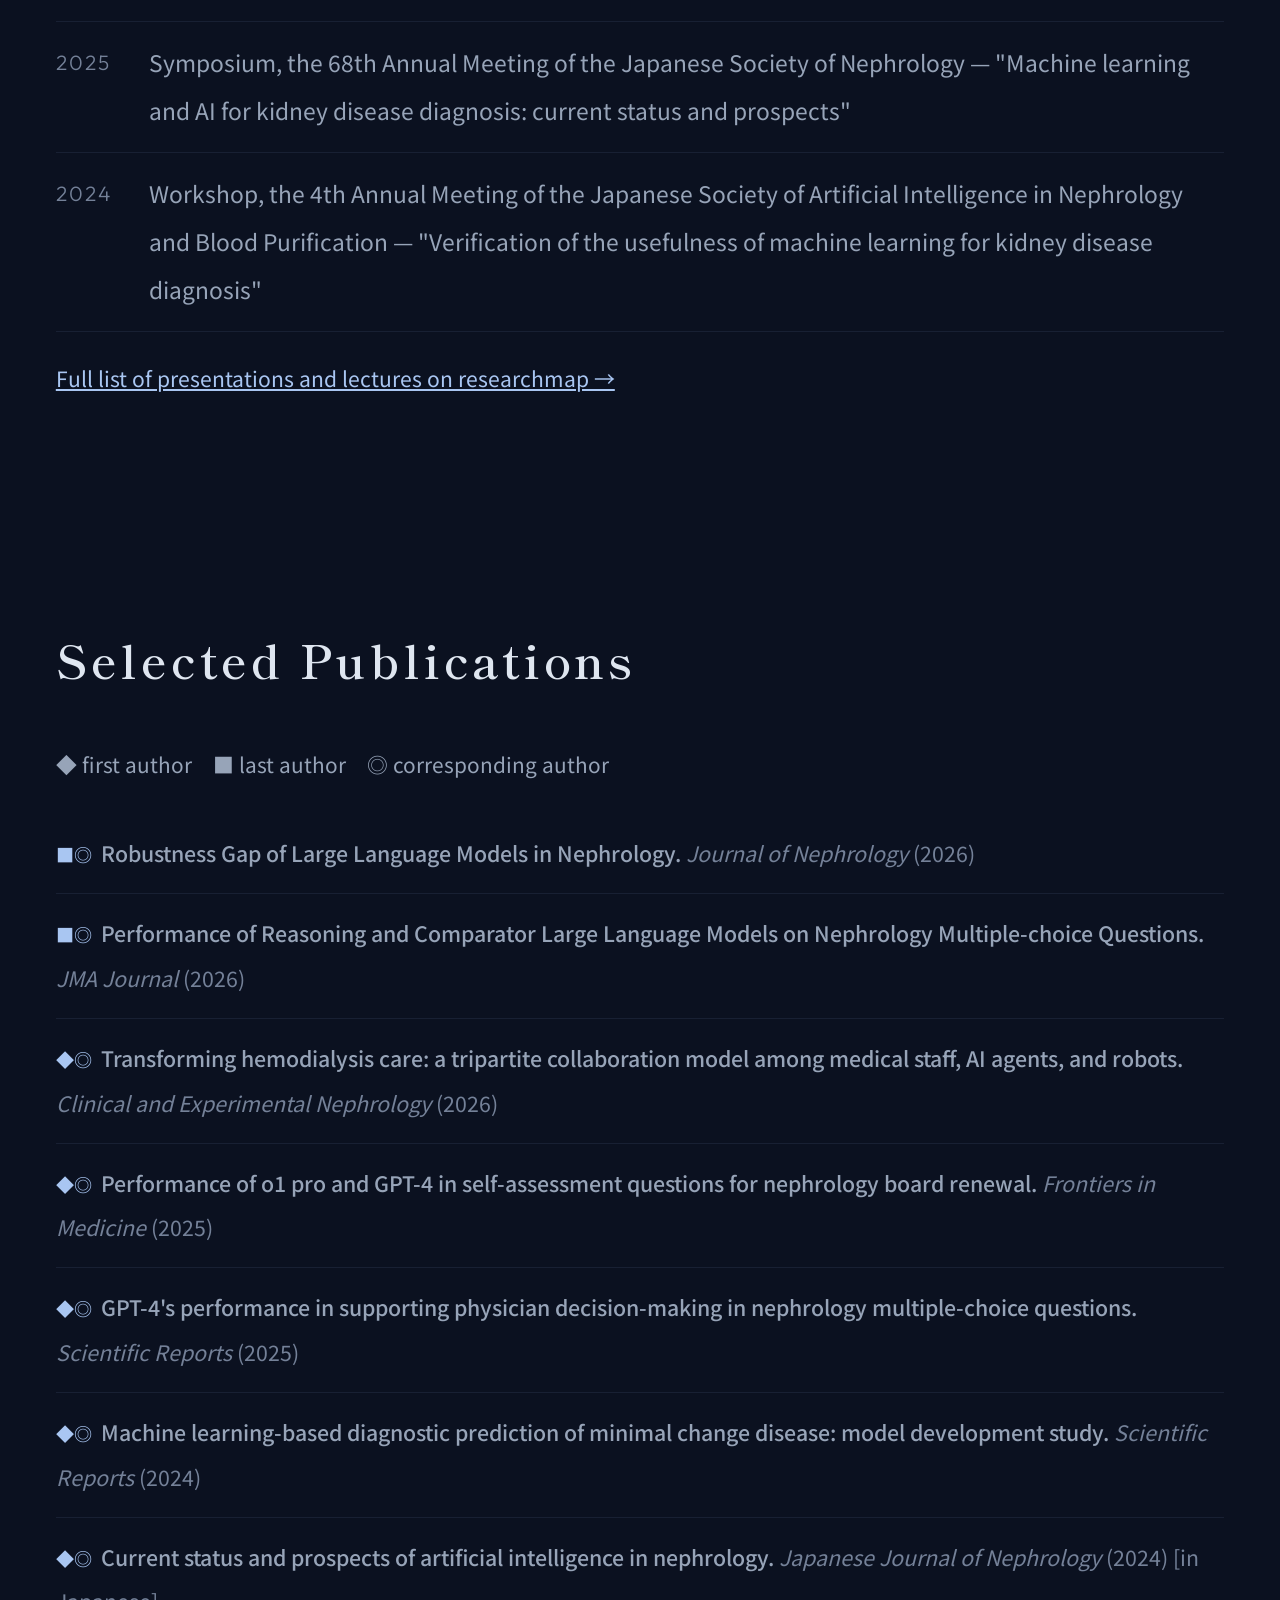
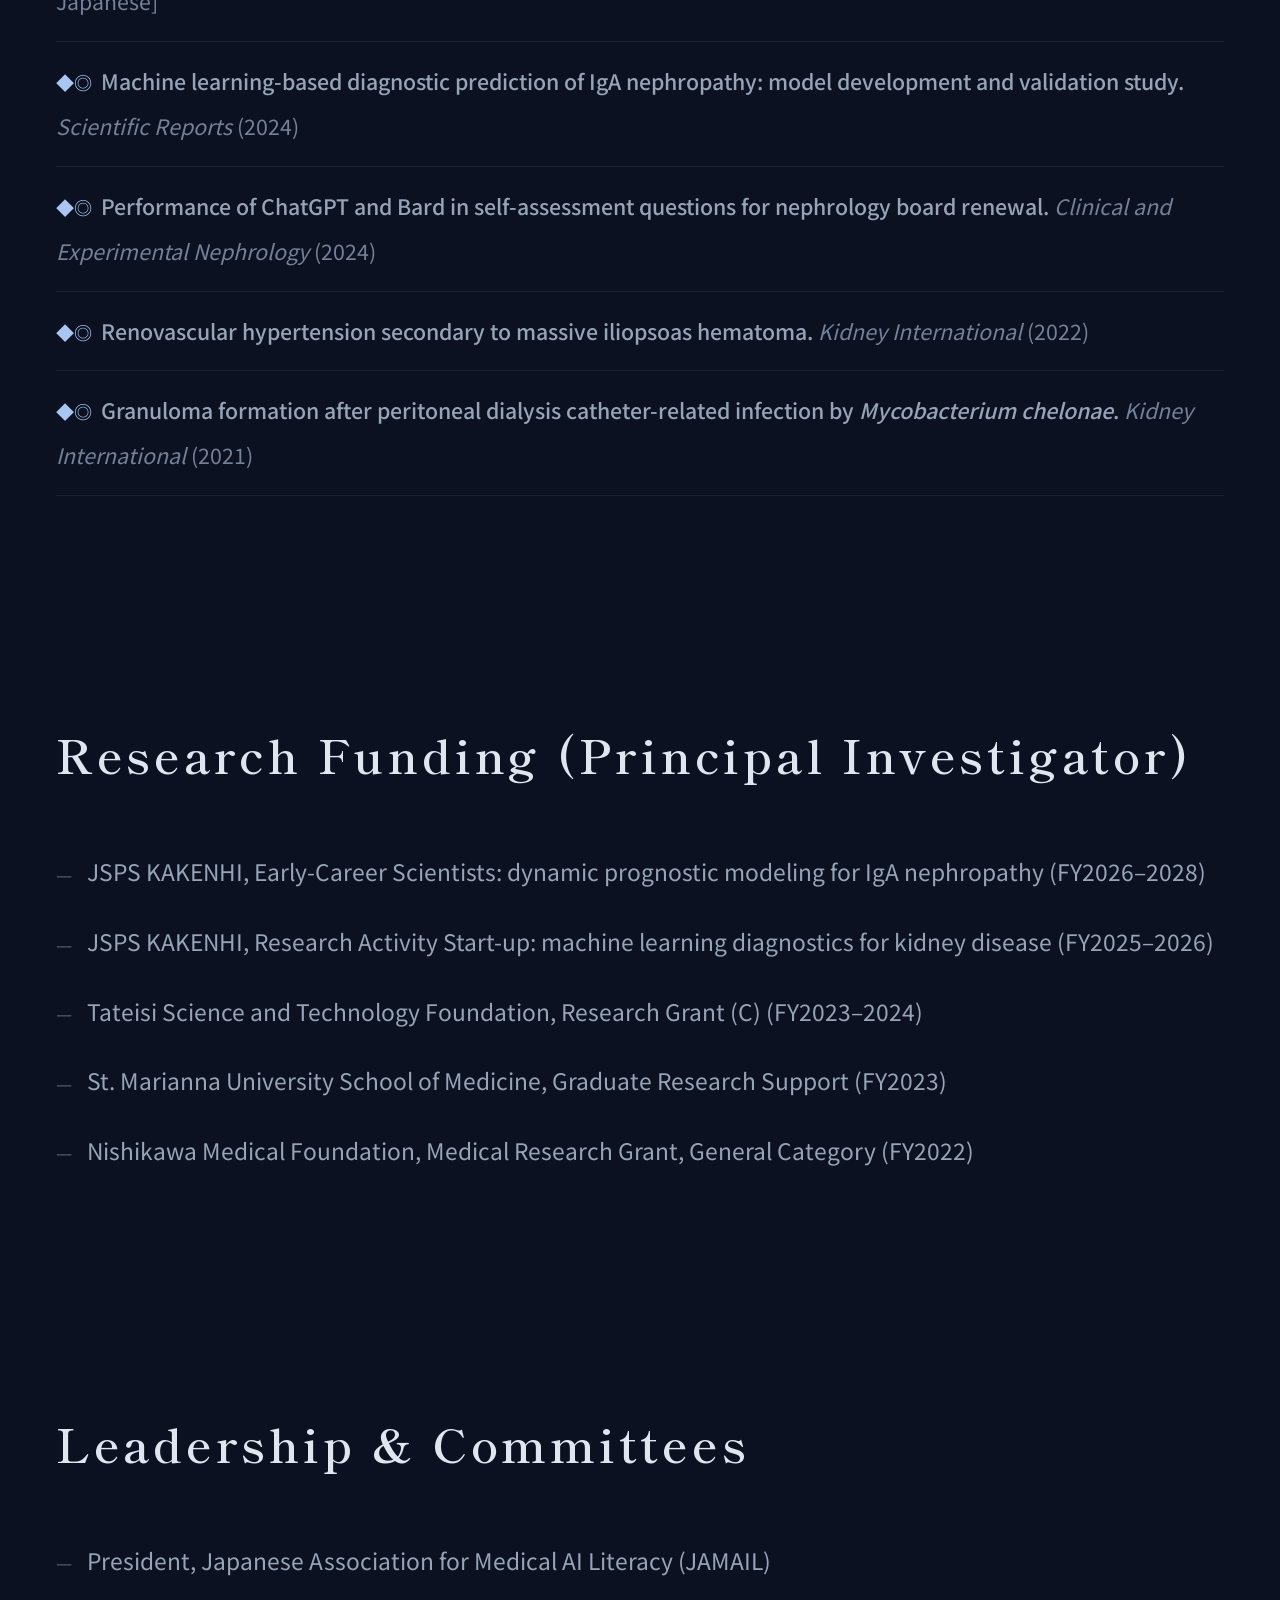
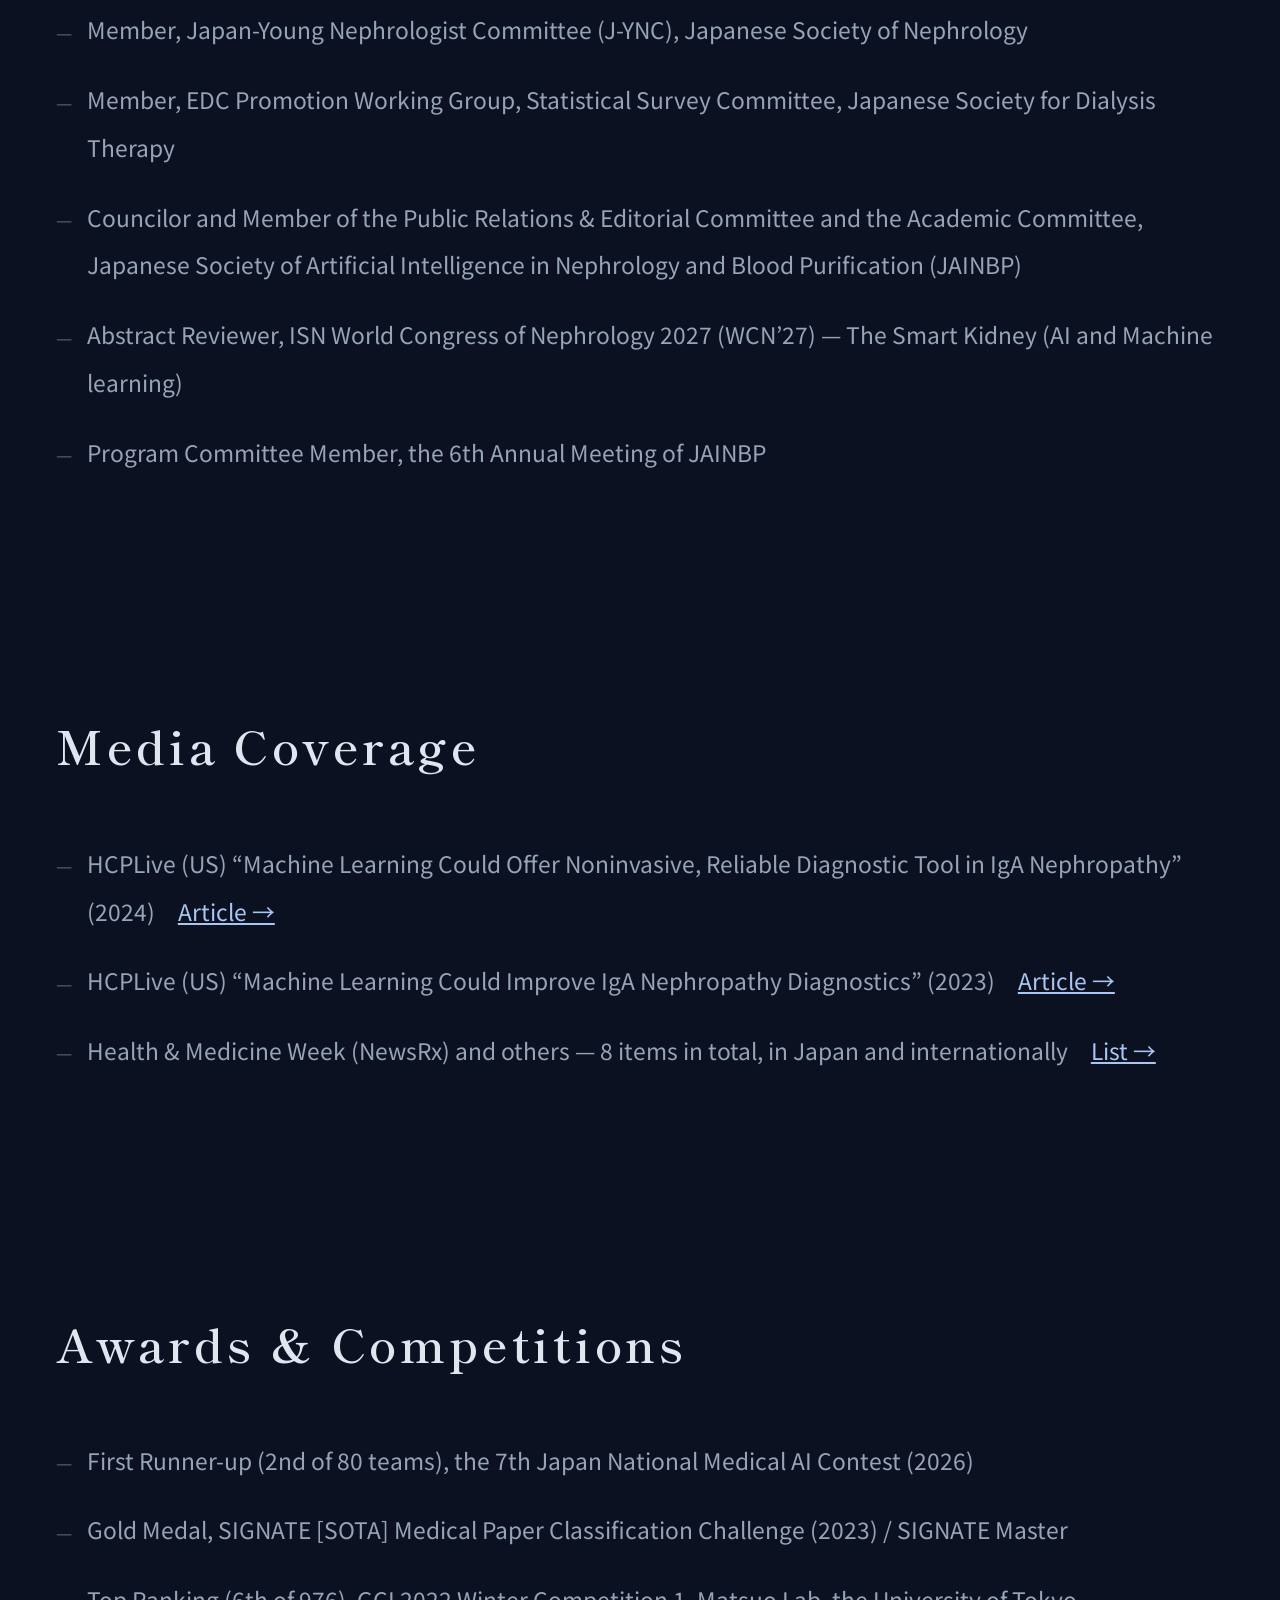
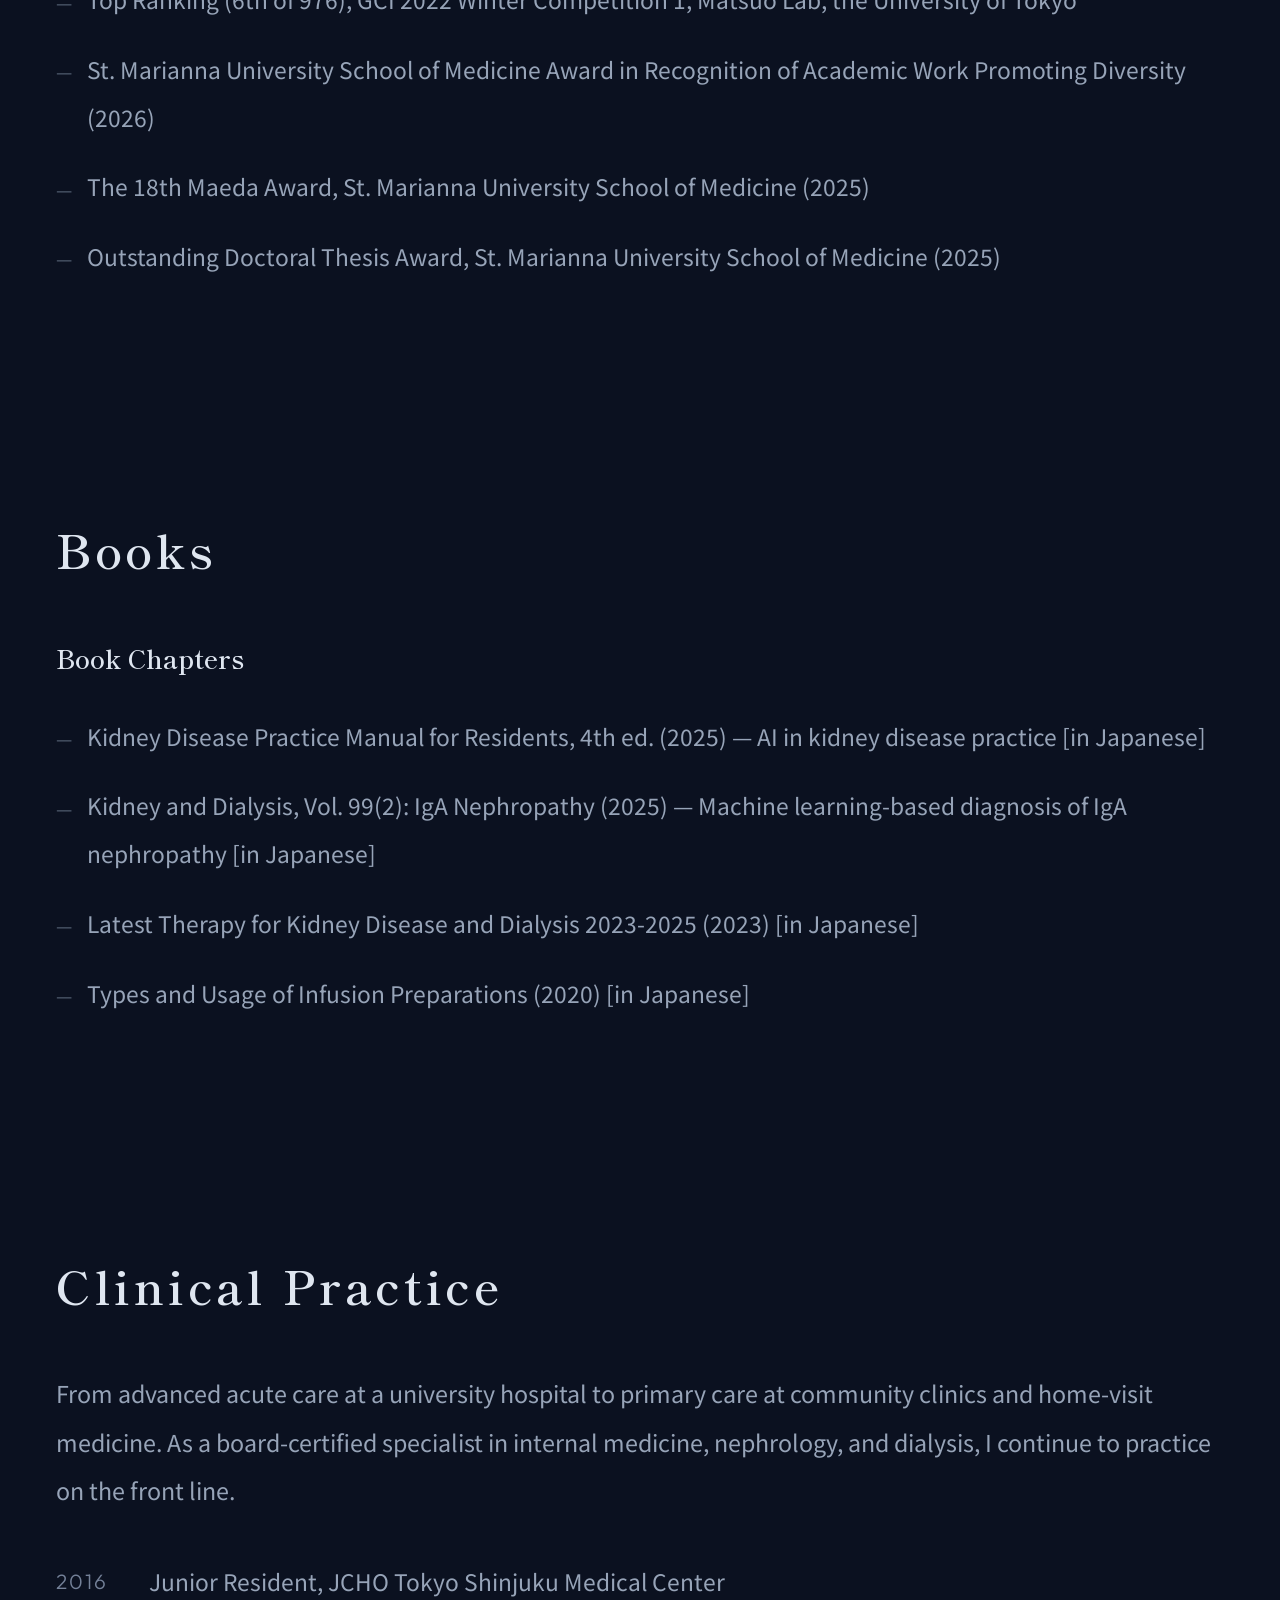
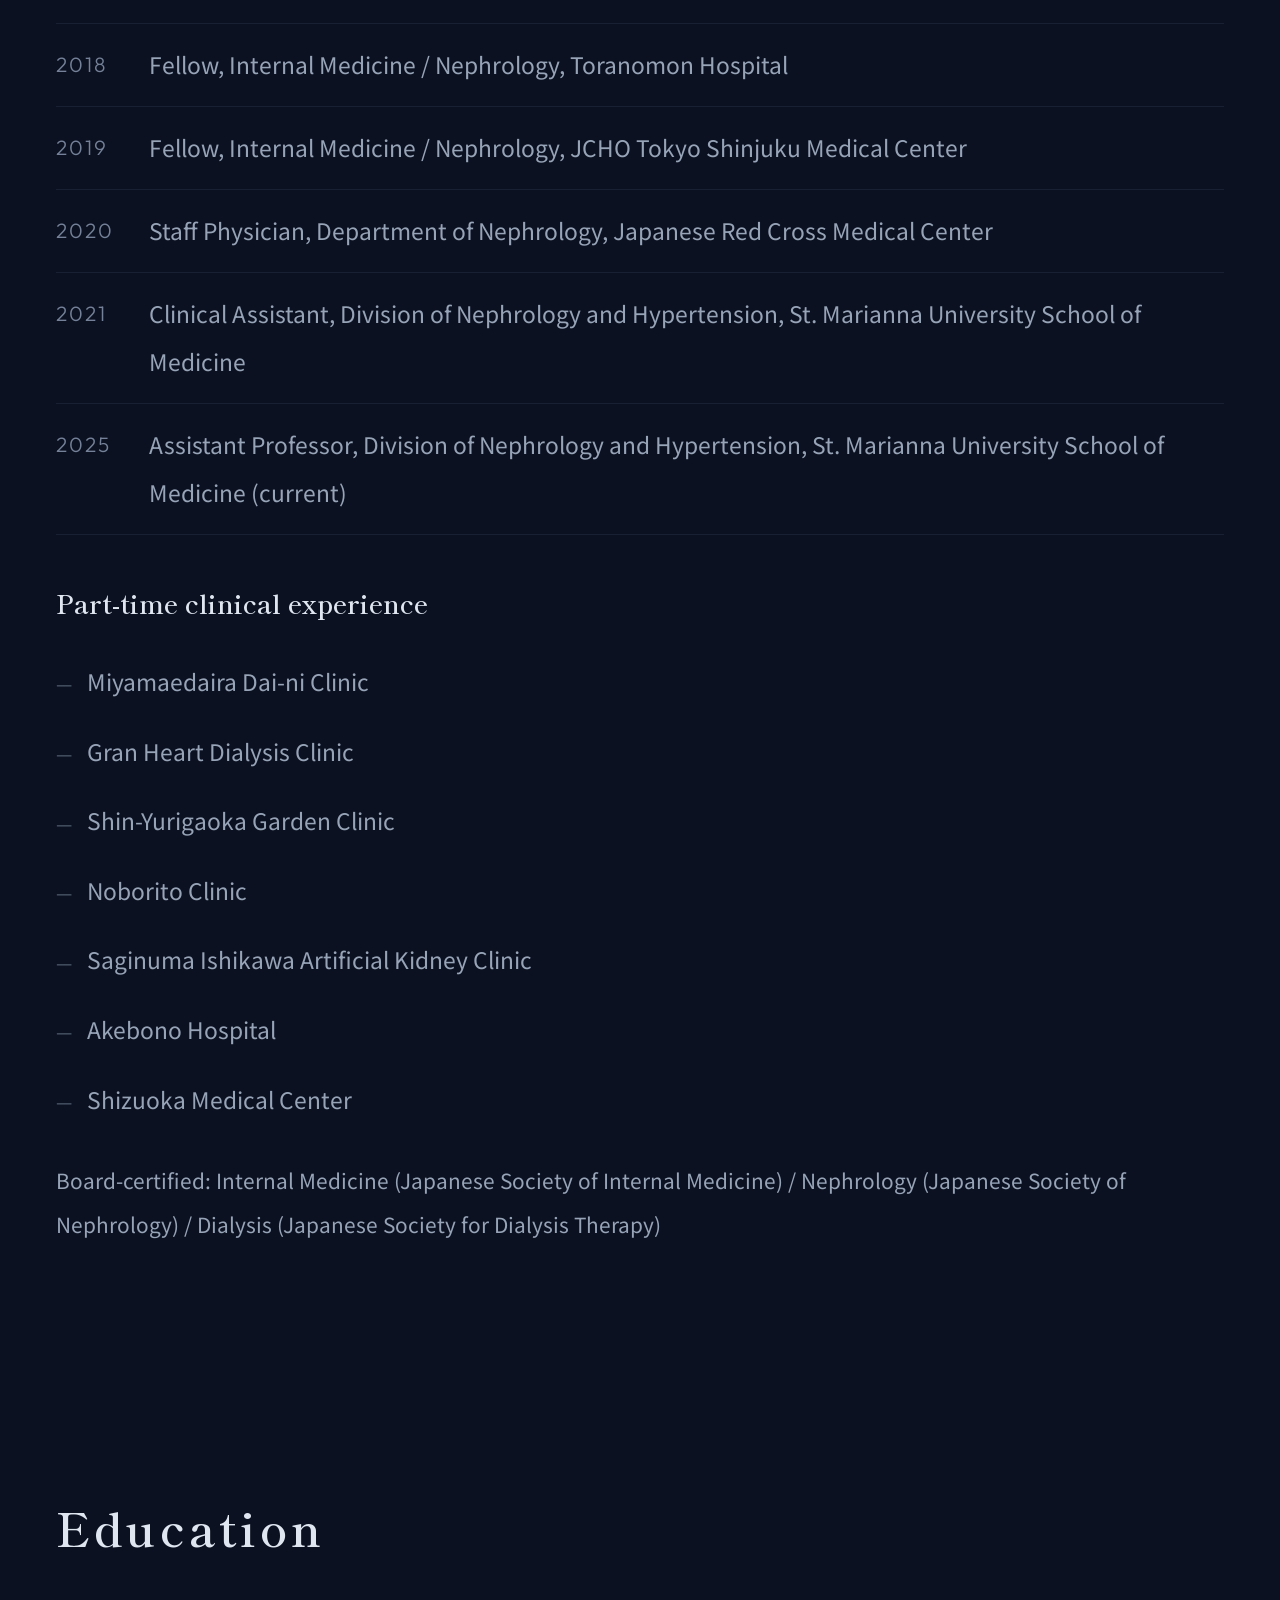
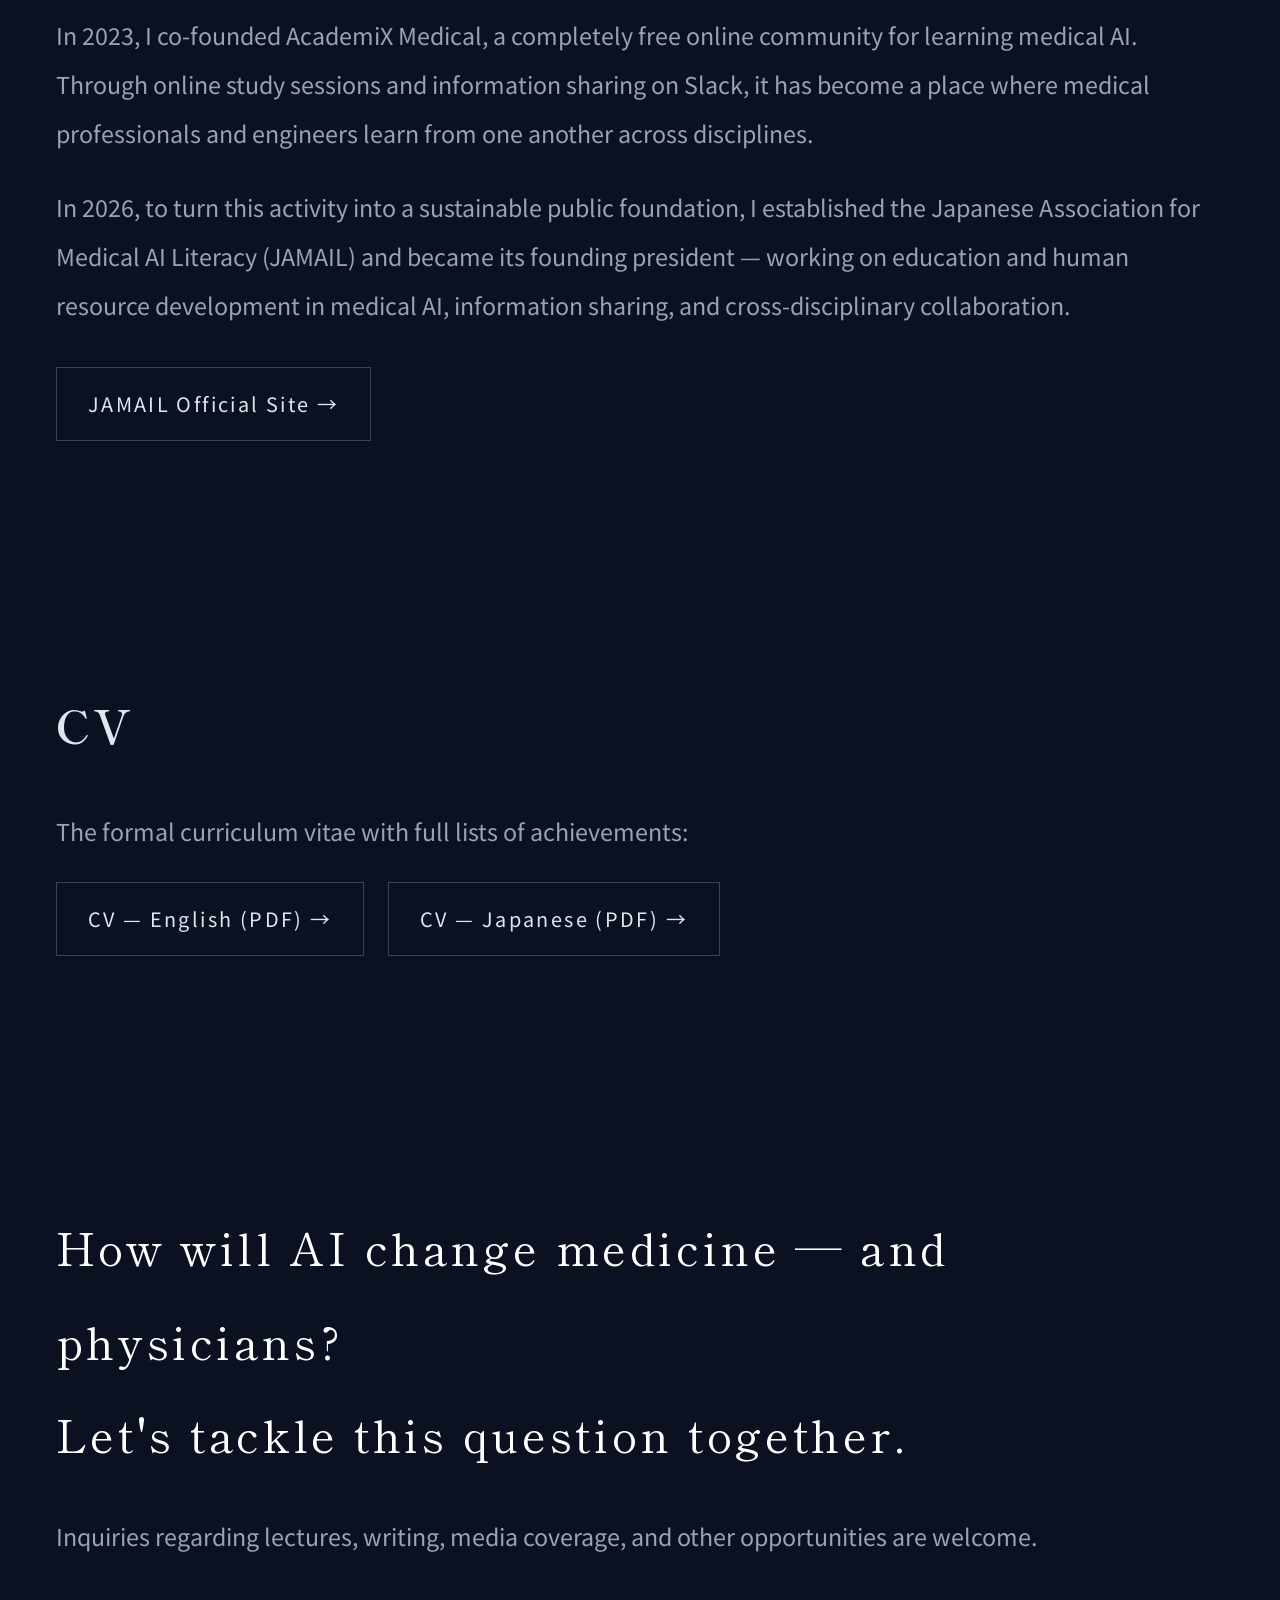
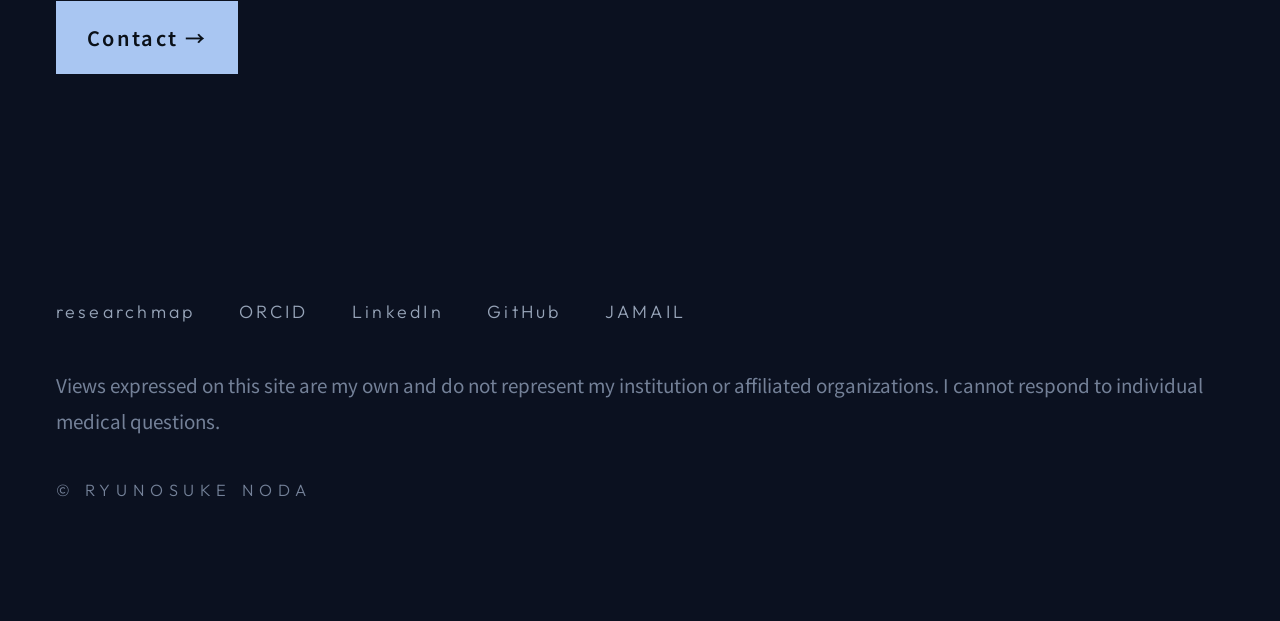
<file: en-works.html>
<!DOCTYPE html>
<html lang="en">
<head>
<meta charset="utf-8">
<meta name="viewport" content="width=device-width, initial-scale=1">
<title>Portfolio — Ryunosuke Noda</title>
<meta name="description" content="Portfolio of Ryunosuke Noda: research narrative on medical AI, invited lectures, committees, selected publications, clinical practice, education, and CV.">
<link rel="canonical" href="https://ryunosuke-noda.com/en-works.html">
<meta property="og:title" content="Portfolio — Ryunosuke Noda">
<meta property="og:description" content="Research narrative on medical AI, invited lectures, selected publications, clinical practice, education, and CV.">
<meta property="og:url" content="https://ryunosuke-noda.com/en-works.html">
<link rel="icon" type="image/png" sizes="512x512" href="favicon.png">
<link rel="apple-touch-icon" href="favicon.png">
<meta property="og:type" content="website">
<meta property="og:site_name" content="Ryunosuke Noda">
<meta property="og:image" content="https://ryunosuke-noda.com/og-square.png">
<meta name="twitter:card" content="summary_large_image">
<link rel="preconnect" href="https://fonts.googleapis.com">
<link href="https://fonts.googleapis.com/css2?family=Noto+Sans+JP:wght@400;500;700&family=Shippori+Mincho:wght@500;600&family=Outfit:wght@200;300&family=IBM+Plex+Mono:wght@400&display=swap" rel="stylesheet">
<link rel="stylesheet" href="style.css?v=20261008-v18">
</head>
<body class="works-page">

<header class="nav">
  <div class="nav-inner">
    <a class="nav-name" href="en.html">RYUNOSUKE NODA</a>
    <nav class="nav-links">
      <a href="en-works.html" class="current">Portfolio</a>
      <a href="en-contact.html">Contact</a>
      <a href="works.html">JA</a>
    </nav>
  </div>
</header>

<main>

  <div class="page-head">
    <h1>Portfolio</h1>
    <p class="role-note" style="margin-top:22px">The official, up-to-date list of achievements is on <a href="https://researchmap.jp/nodaryu?lang=en">researchmap</a> and in the <a href="cv/CV_en.pdf">CV (PDF)</a>. Click a paper title to visit its publication page.</p>
  </div>

  <!-- Research narrative -->
  <section class="section tight" id="research">
    <div class="reveal">
      <h2>Research Narrative</h2>
    </div>

    <div class="reveal">
      <h3>How capable is AI in medicine? (2023–)</h3>
      <p style="color:var(--dim)">Since immediately after ChatGPT's debut, I have been measuring the medical performance of AI using written examinations in nephrology. Starting with <a class="source-link" href="https://link.springer.com/article/10.1007/s10157-023-02451-w" style="color:inherit;text-decoration:none">an evaluation of ChatGPT and Bard</a> (<i>Clinical and Experimental Nephrology</i>, 2024; first &amp; corresponding author), I have extended the evaluation framework to <a class="source-link" href="https://www.nature.com/articles/s41598-025-99774-3" style="color:inherit;text-decoration:none">GPT-4's support of physician decision-making</a> (<i>Scientific Reports</i>, 2025; first &amp; corresponding author), <a class="source-link" href="https://www.frontiersin.org/journals/medicine/articles/10.3389/fmed.2025.1702668/full" style="color:inherit;text-decoration:none">the assessment of reasoning models such as o1 pro</a> (<i>Frontiers in Medicine</i>, 2025; first &amp; corresponding author), and <a class="source-link" href="https://www.jmaj.jp/detail.php?id=10.31662%2Fjmaj.2025-0603" style="color:inherit;text-decoration:none">a comparison of reasoning and conventional models</a> (<i>JMA Journal</i>, 2026; last &amp; corresponding author).</p>
    </div>

    <div class="reveal">
      <h3>Can AI diagnose disease and predict outcomes? (2024–)</h3>
      <p style="color:var(--dim)">I have developed models that diagnose and predict kidney disease from minimally invasive blood and urine test data, writing the code myself. After publishing <a class="source-link" href="https://www.nature.com/articles/s41598-024-63339-7" style="color:inherit;text-decoration:none">diagnostic prediction models for IgA nephropathy</a> (<i>Scientific Reports</i>, 2024; first &amp; corresponding author) and <a class="source-link" href="https://www.nature.com/articles/s41598-024-73898-4" style="color:inherit;text-decoration:none">minimal change disease</a> (<i>Scientific Reports</i>, 2024; first &amp; corresponding author), I am now developing a generalizable diagnostic prediction model for kidney diseases and a dynamic prognostic model for IgA nephropathy, funded by JSPS KAKENHI grants (Research Activity Start-up and Early-Career Scientists; principal investigator of both).</p>
    </div>

    <div class="reveal">
      <h3>Where is medicine going with AI? (2024–)</h3>
      <p style="color:var(--dim)">This is the work of translating research findings into words that reach practicing clinicians. I have published a review on <a class="source-link" href="https://www.jstage.jst.go.jp/article/jpnjnephrol/66/5/66_773/_article/-char/ja/" style="color:inherit;text-decoration:none">the current status and prospects of artificial intelligence in nephrology</a> (<i>Japanese Journal of Nephrology</i>, 2024; first &amp; corresponding author) and a perspective on <a class="source-link" href="https://link.springer.com/article/10.1007/s10157-026-02903-z" style="color:inherit;text-decoration:none">transforming hemodialysis care through tripartite collaboration among medical staff, AI agents, and robots</a> (<i>Clinical and Experimental Nephrology</i>, 2026; first &amp; corresponding author). In 2026, I established the Japanese Association for Medical AI Literacy (JAMAIL). I am now launching research on the question: does AI strengthen or weaken physicians' judgment and skills?</p>
    </div>
  </section>

  <!-- Invited lectures -->
  <div class="band band-line">
    <section class="section tight reveal">
      <h2>Selected Invited Lectures</h2>
      <ul class="timeline-list">
        <li><span class="year">2026</span>Special Session, the 6th Annual Meeting of the Japanese Society of Artificial Intelligence in Nephrology and Blood Purification — "Making medical AI learning a public good"</li>
        <li><span class="year">2026</span>Symposium, the 56th Eastern Regional Meeting of the Japanese Society of Nephrology — "Science and art required of physicians in the era of AI"</li>
        <li><span class="year">2026</span>Symposium, the 35th Annual Meeting of the Japanese Society for Surgery of Renal Failure — "Light and shadow of AI in hemodialysis"</li>
        <li><span class="year">2026</span>Symposium, the 71st Annual Meeting of the Japanese Society for Dialysis Therapy — "Rebuilding hemodialysis care with medical staff, AI agents, and robots"</li>
        <li><span class="year">2026</span>Workshop, the 52nd Annual Meeting of the Japan Society for Blood Purification Technology — "Light and shadow of AI in nephrology"</li>
        <li><span class="year">2025</span>Educational Lecture, the 55th Eastern Regional Meeting of the Japanese Society of Nephrology — "The future of kidney care co-created with AI"</li>
        <li><span class="year">2025</span>Symposium, the 68th Annual Meeting of the Japanese Society of Nephrology — "Machine learning and AI for kidney disease diagnosis: current status and prospects"</li>
        <li><span class="year">2024</span>Workshop, the 4th Annual Meeting of the Japanese Society of Artificial Intelligence in Nephrology and Blood Purification — "Verification of the usefulness of machine learning for kidney disease diagnosis"</li>
      </ul>
      <a class="more-link" href="https://researchmap.jp/nodaryu?lang=en">Full list of presentations and lectures on researchmap →</a>
    </section>
  </div>

  <!-- Publications -->
  <section class="section tight reveal">
    <h2>Selected Publications</h2>
    <p class="notice" style="margin-bottom:18px">◆ first author　■ last author　◎ corresponding author</p>
    <ul class="paper-list">
      <li><span class="mark">■◎</span><b><a class="source-link" href="https://academic.oup.com/joneph/advance-article-abstract/doi/10.1093/joneph/aajag265/8993775" style="color:inherit;text-decoration:none">Robustness Gap of Large Language Models in Nephrology.</a></b> <i>Journal of Nephrology</i> (2026)</li>
      <li><span class="mark">■◎</span><b><a class="source-link" href="https://www.jmaj.jp/detail.php?id=10.31662%2Fjmaj.2025-0603" style="color:inherit;text-decoration:none">Performance of Reasoning and Comparator Large Language Models on Nephrology Multiple-choice Questions.</a></b> <i>JMA Journal</i> (2026)</li>
      <li><span class="mark">◆◎</span><b><a class="source-link" href="https://link.springer.com/article/10.1007/s10157-026-02903-z" style="color:inherit;text-decoration:none">Transforming hemodialysis care: a tripartite collaboration model among medical staff, AI agents, and robots.</a></b> <i>Clinical and Experimental Nephrology</i> (2026)</li>
      <li><span class="mark">◆◎</span><b><a class="source-link" href="https://www.frontiersin.org/journals/medicine/articles/10.3389/fmed.2025.1702668/full" style="color:inherit;text-decoration:none">Performance of o1 pro and GPT-4 in self-assessment questions for nephrology board renewal.</a></b> <i>Frontiers in Medicine</i> (2025)</li>
      <li><span class="mark">◆◎</span><b><a class="source-link" href="https://www.nature.com/articles/s41598-025-99774-3" style="color:inherit;text-decoration:none">GPT-4's performance in supporting physician decision-making in nephrology multiple-choice questions.</a></b> <i>Scientific Reports</i> (2025)</li>
      <li><span class="mark">◆◎</span><b><a class="source-link" href="https://www.nature.com/articles/s41598-024-73898-4" style="color:inherit;text-decoration:none">Machine learning-based diagnostic prediction of minimal change disease: model development study.</a></b> <i>Scientific Reports</i> (2024)</li>
      <li><span class="mark">◆◎</span><b><a class="source-link" href="https://www.jstage.jst.go.jp/article/jpnjnephrol/66/5/66_773/_article/-char/ja/" style="color:inherit;text-decoration:none">Current status and prospects of artificial intelligence in nephrology.</a></b> <i>Japanese Journal of Nephrology</i> (2024) [in Japanese]</li>
      <li><span class="mark">◆◎</span><b><a class="source-link" href="https://www.nature.com/articles/s41598-024-63339-7" style="color:inherit;text-decoration:none">Machine learning-based diagnostic prediction of IgA nephropathy: model development and validation study.</a></b> <i>Scientific Reports</i> (2024)</li>
      <li><span class="mark">◆◎</span><b><a class="source-link" href="https://link.springer.com/article/10.1007/s10157-023-02451-w" style="color:inherit;text-decoration:none">Performance of ChatGPT and Bard in self-assessment questions for nephrology board renewal.</a></b> <i>Clinical and Experimental Nephrology</i> (2024)</li>
      <li><span class="mark">◆◎</span><b><a class="source-link" href="https://www.kidney-international.org/article/S0085-2538(22)00060-6/fulltext" style="color:inherit;text-decoration:none">Renovascular hypertension secondary to massive iliopsoas hematoma.</a></b> <i>Kidney International</i> (2022)</li>
      <li><span class="mark">◆◎</span><b><a class="source-link" href="https://www.kidney-international.org/article/S0085-2538(21)00455-5/fulltext" style="color:inherit;text-decoration:none">Granuloma formation after peritoneal dialysis catheter-related infection by <i>Mycobacterium chelonae</i>.</a></b> <i>Kidney International</i> (2021)</li>
    </ul>
  </section>

  <!-- Research Funding -->
  <div class="band band-line">
    <section class="section tight reveal">
      <h2>Research Funding (Principal Investigator)</h2>
      <ul class="plain-list">
        <li>JSPS KAKENHI, Early-Career Scientists: dynamic prognostic modeling for IgA nephropathy (FY2026–2028)</li>
        <li>JSPS KAKENHI, Research Activity Start-up: machine learning diagnostics for kidney disease (FY2025–2026)</li>
        <li>Tateisi Science and Technology Foundation, Research Grant (C) (FY2023–2024)</li>
        <li>St. Marianna University School of Medicine, Graduate Research Support (FY2023)</li>
        <li>Nishikawa Medical Foundation, Medical Research Grant, General Category (FY2022)</li>
      </ul>
    </section>
  </div>

  <!-- Committees -->
  <section class="section tight reveal">
      <h2>Leadership &amp; Committees</h2>
      <ul class="plain-list">
        <li>President, Japanese Association for Medical AI Literacy (JAMAIL)</li>
        <li>Member, Japan-Young Nephrologist Committee (J-YNC), Japanese Society of Nephrology</li>
        <li>Member, EDC Promotion Working Group, Statistical Survey Committee, Japanese Society for Dialysis Therapy</li>
        <li>Councilor and Member of the Public Relations &amp; Editorial Committee and the Academic Committee, Japanese Society of Artificial Intelligence in Nephrology and Blood Purification (JAINBP)</li>
        <li>Abstract Reviewer, ISN World Congress of Nephrology 2027 (WCN’27) — The Smart Kidney (AI and Machine learning)</li>
        <li>Program Committee Member, the 6th Annual Meeting of JAINBP</li>
      </ul>
    </section>

  <!-- Media -->
  <div class="band band-line">
    <section class="section tight reveal" id="media">
    <h2>Media Coverage</h2>
    <ul class="plain-list">
      <li>HCPLive (US) “Machine Learning Could Offer Noninvasive, Reliable Diagnostic Tool in IgA Nephropathy” (2024)　<a href="https://www.hcplive.com/view/machine-learning-could-offer-noninvasive-reliable-diagnostic-tool-in-iga-nephropathy">Article →</a></li>
      <li>HCPLive (US) “Machine Learning Could Improve IgA Nephropathy Diagnostics” (2023)　<a href="https://www.hcplive.com/view/machine-learning-improve-iga-nephropathy-diagnostics">Article →</a></li>
      <li>Health &amp; Medicine Week (NewsRx) and others — 8 items in total, in Japan and internationally　<a href="https://researchmap.jp/nodaryu?lang=en">List →</a></li>
    </ul>
  </section>
  </div>

  <!-- Awards -->
  <section class="section tight reveal">
      <h2>Awards &amp; Competitions</h2>
      <ul class="plain-list">
        <li>First Runner-up (2nd of 80 teams), the 7th Japan National Medical AI Contest (2026)</li>
        <li>Gold Medal, SIGNATE [SOTA] Medical Paper Classification Challenge (2023) / SIGNATE Master</li>
        <li>Top Ranking (6th of 976), GCI 2022 Winter Competition 1, Matsuo Lab, the University of Tokyo</li>
        <li>St. Marianna University School of Medicine Award in Recognition of Academic Work Promoting Diversity (2026)</li>
        <li>The 18th Maeda Award, St. Marianna University School of Medicine (2025)</li>
        <li>Outstanding Doctoral Thesis Award, St. Marianna University School of Medicine (2025)</li>
      </ul>
    </section>

  <!-- Books -->
  <div class="band band-line">
    <section class="section tight reveal" id="books">
    <h2>Books</h2>
    <h3>Book Chapters</h3>
    <ul class="plain-list">
      <li>Kidney Disease Practice Manual for Residents, 4th ed. (2025) — AI in kidney disease practice [in Japanese]</li>
      <li>Kidney and Dialysis, Vol. 99(2): IgA Nephropathy (2025) — Machine learning-based diagnosis of IgA nephropathy [in Japanese]</li>
      <li>Latest Therapy for Kidney Disease and Dialysis 2023-2025 (2023) [in Japanese]</li>
      <li>Types and Usage of Infusion Preparations (2020) [in Japanese]</li>
    </ul>
  </section>
  </div>

  <!-- Clinical -->
  <section class="section tight reveal" id="clinical">
      <h2>Clinical Practice</h2>
      <p style="color:var(--dim)">From advanced acute care at a university hospital to primary care at community clinics and home-visit medicine. As a board-certified specialist in internal medicine, nephrology, and dialysis, I continue to practice on the front line.</p>
      <ul class="timeline-list">
        <li><span class="year">2016</span>Junior Resident, JCHO Tokyo Shinjuku Medical Center</li>
        <li><span class="year">2018</span>Fellow, Internal Medicine / Nephrology, Toranomon Hospital</li>
        <li><span class="year">2019</span>Fellow, Internal Medicine / Nephrology, JCHO Tokyo Shinjuku Medical Center</li>
        <li><span class="year">2020</span>Staff Physician, Department of Nephrology, Japanese Red Cross Medical Center</li>
        <li><span class="year">2021</span>Clinical Assistant, Division of Nephrology and Hypertension, St. Marianna University School of Medicine</li>
        <li><span class="year">2025</span>Assistant Professor, Division of Nephrology and Hypertension, St. Marianna University School of Medicine (current)</li>
      </ul>
      <h3>Part-time clinical experience</h3>
      <ul class="plain-list">
        <li>Miyamaedaira Dai-ni Clinic</li>
        <li>Gran Heart Dialysis Clinic</li>
        <li>Shin-Yurigaoka Garden Clinic</li>
        <li>Noborito Clinic</li>
        <li>Saginuma Ishikawa Artificial Kidney Clinic</li>
        <li>Akebono Hospital</li>
        <li>Shizuoka Medical Center</li>
      </ul>
      <p class="notice" style="margin-top:16px">Board-certified: Internal Medicine (Japanese Society of Internal Medicine) / Nephrology (Japanese Society of Nephrology) / Dialysis (Japanese Society for Dialysis Therapy)</p>
    </section>

  <!-- Education -->
  <div class="band band-line">
    <section class="section tight reveal" id="field">
    <h2>Education</h2>
    <p style="color:var(--dim)">In 2023, I co-founded AcademiX Medical, a completely free online community for learning medical AI. Through online study sessions and information sharing on Slack, it has become a place where medical professionals and engineers learn from one another across disciplines.</p>
    <p style="color:var(--dim)">In 2026, to turn this activity into a sustainable public foundation, I established the Japanese Association for Medical AI Literacy (JAMAIL) and became its founding president — working on education and human resource development in medical AI, information sharing, and cross-disciplinary collaboration.</p>
    <p style="margin-top:24px">
      <a class="btn btn-secondary btn-small" href="https://jamail.or.jp/">JAMAIL Official Site →</a>
    </p>
  </section>
  </div>

  <!-- CV -->
  <section class="section tight reveal" id="cv">
      <h2>CV</h2>
      <p style="color:var(--dim)">The formal curriculum vitae with full lists of achievements:</p>
      <p style="margin-top:10px">
        <a class="btn btn-secondary btn-small" href="cv/CV_en.pdf" style="margin-right:12px">CV — English (PDF) →</a>
        <a class="btn btn-secondary btn-small" href="cv/CV_ja.pdf">CV — Japanese (PDF) →</a>
      </p>
    </section>

  <!-- CTA -->
  <div class="band band-line">
    <section class="section cta-strip tight reveal">
    <p class="cta-title">How will AI change medicine — and physicians?<br>Let's tackle this question together.</p>
    <p>Inquiries regarding lectures, writing, media coverage, and other opportunities are welcome.</p>
    <p style="margin-top:26px"><a class="btn btn-primary btn-small" href="en-contact.html">Contact →</a></p>
  </section>
  </div>

</main>

<footer>
  <div class="footer-inner">
    <div class="footer-links">
      <a href="https://researchmap.jp/nodaryu?lang=en">researchmap</a>
      <a href="https://orcid.org/0000-0002-5472-3277">ORCID</a>
      <a href="https://www.linkedin.com/in/ryunosuke-noda/">LinkedIn</a>
      <a href="https://github.com/Ryunosuke1219">GitHub</a>
      <a href="https://jamail.or.jp/">JAMAIL</a>
    </div>
    <p class="footer-legal">Views expressed on this site are my own and do not represent my institution or affiliated organizations. I cannot respond to individual medical questions.</p>
    <p class="footer-copy">© RYUNOSUKE NODA</p>
  </div>
</footer>

<script src="main.js?v=20261008-v15"></script>
</body>
</html>
</file>
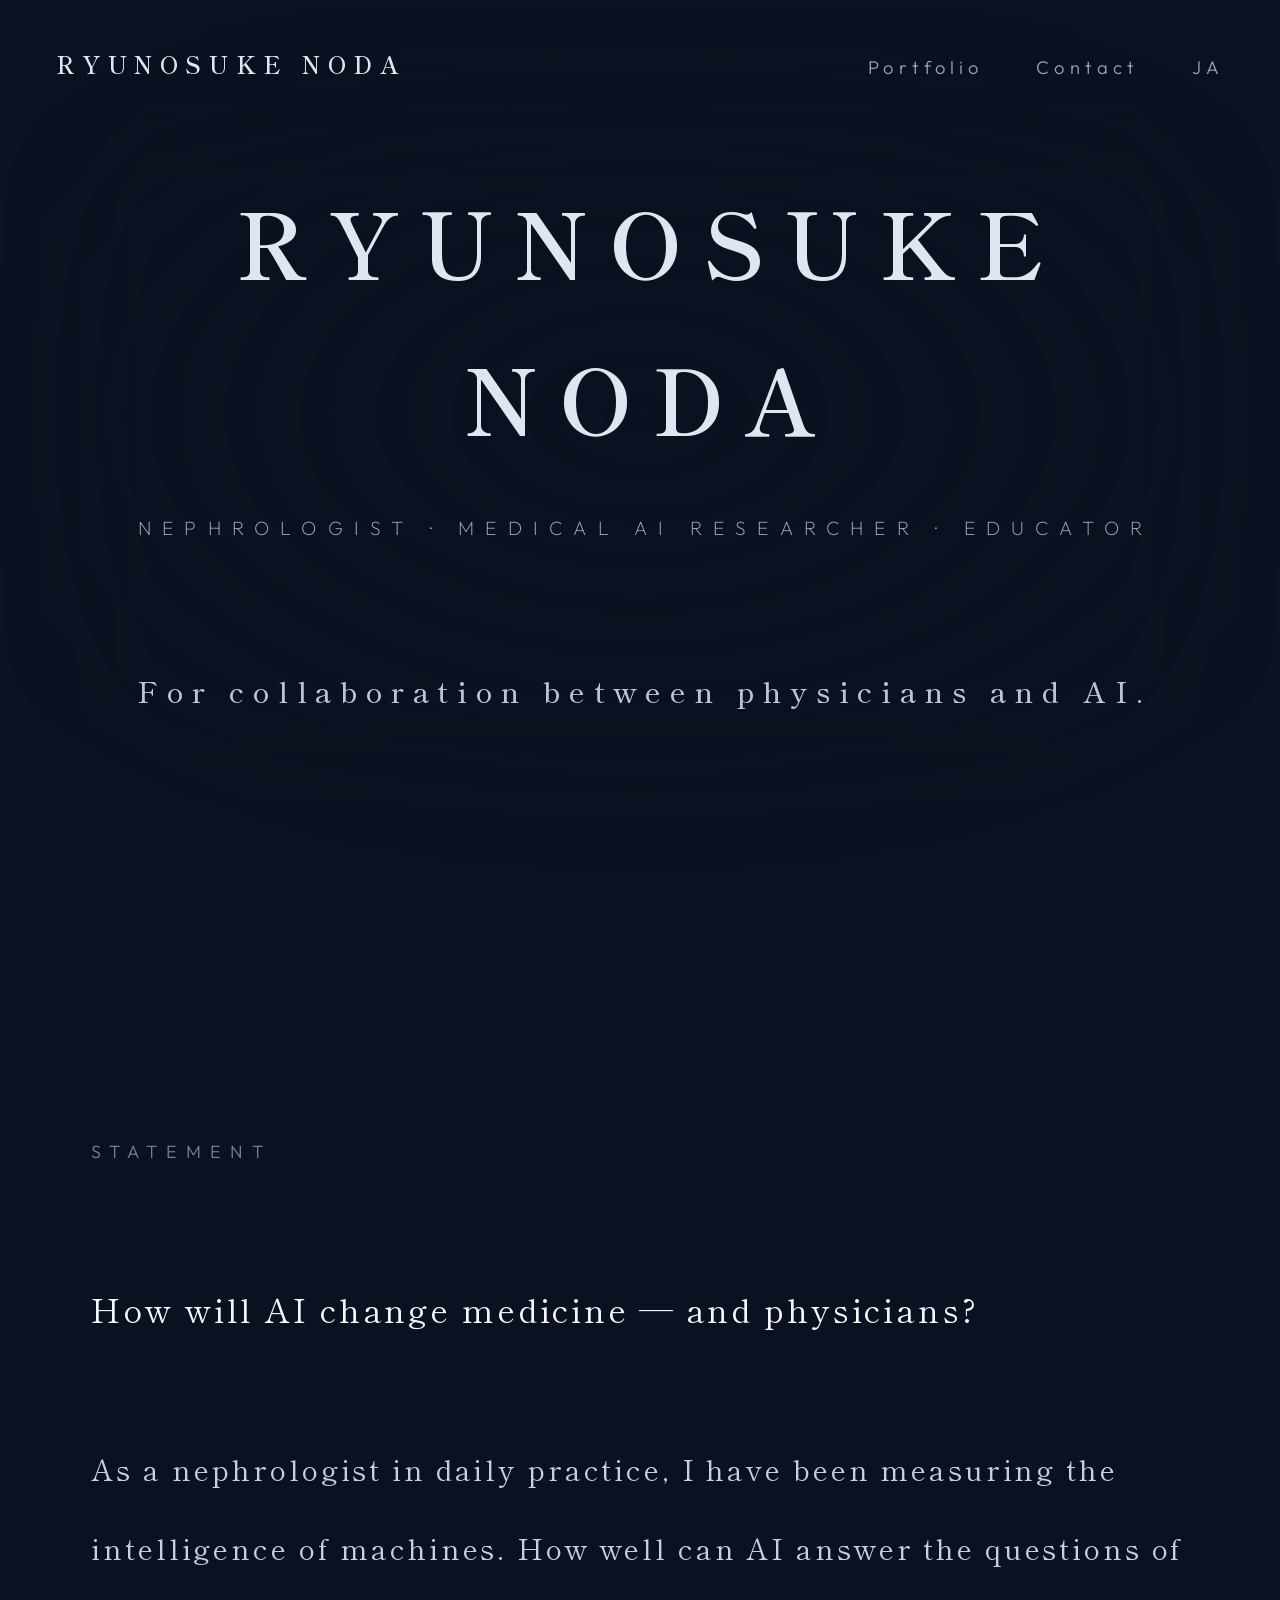
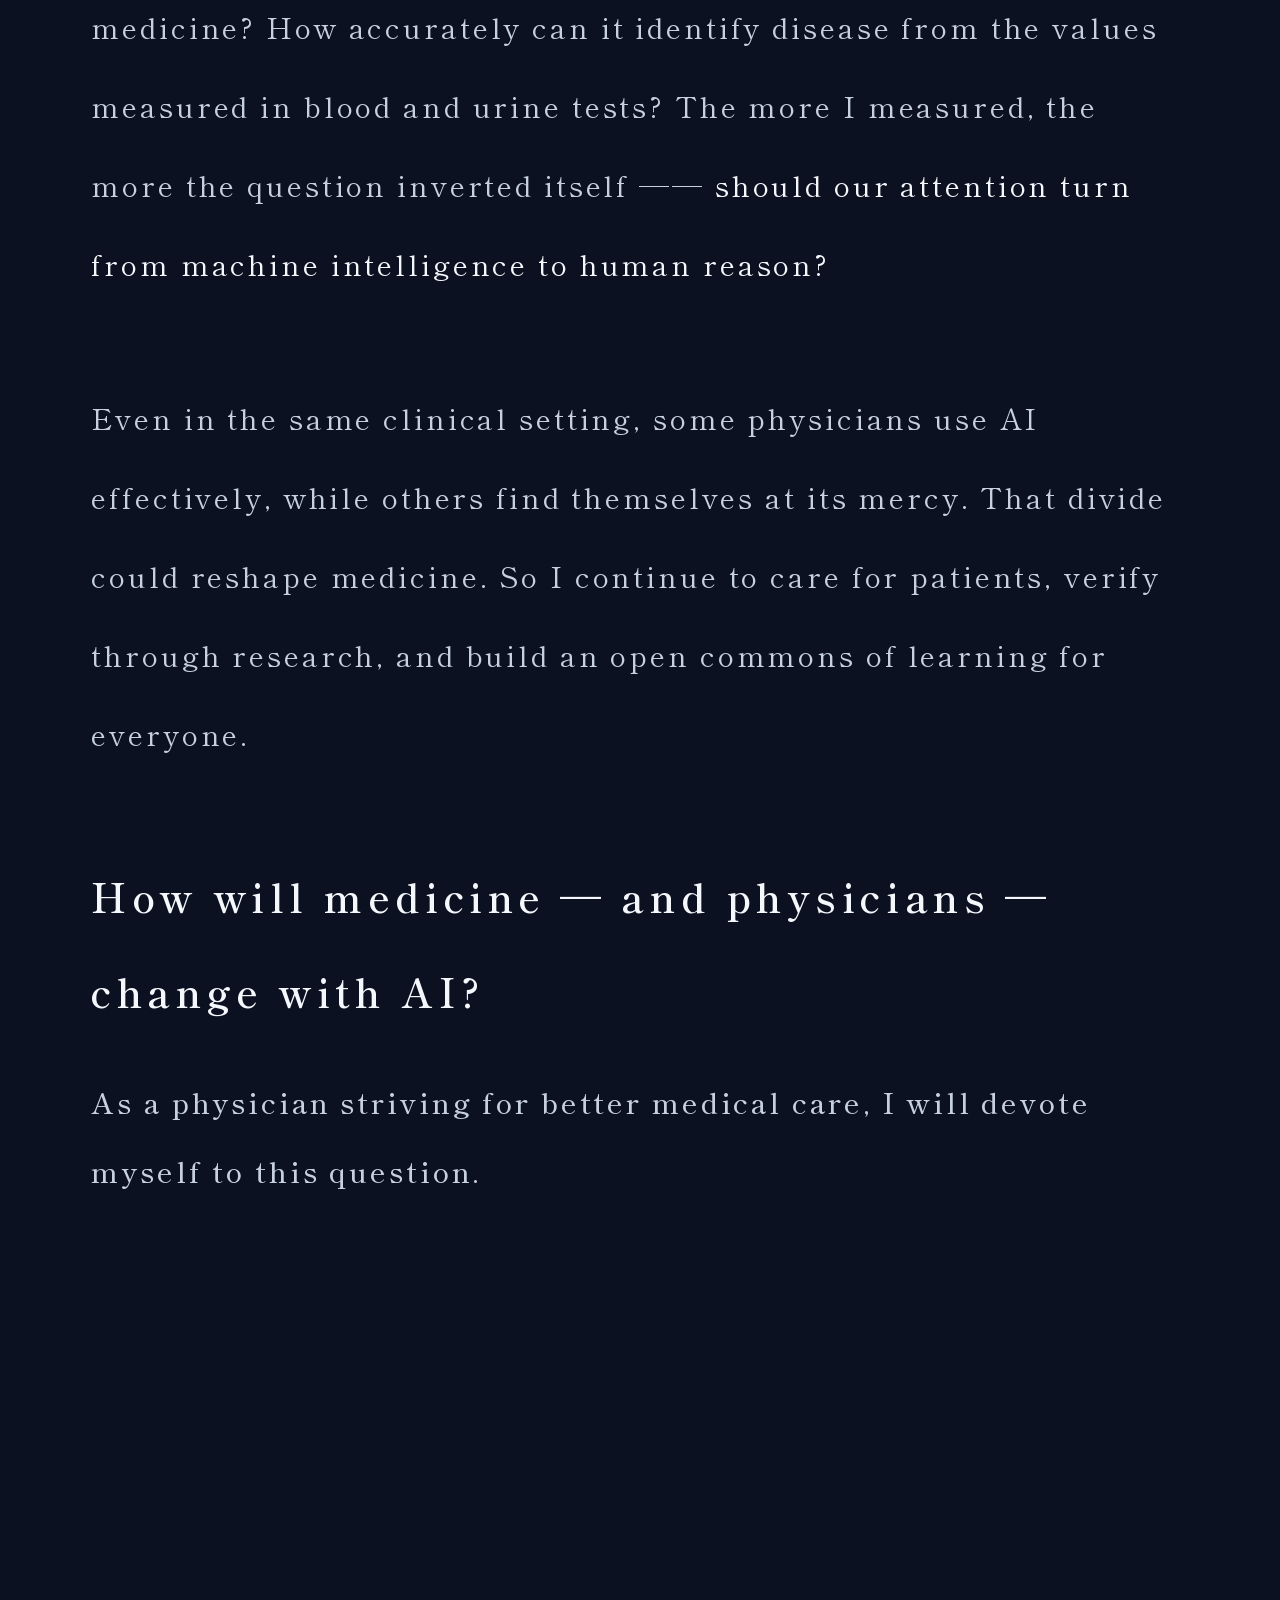
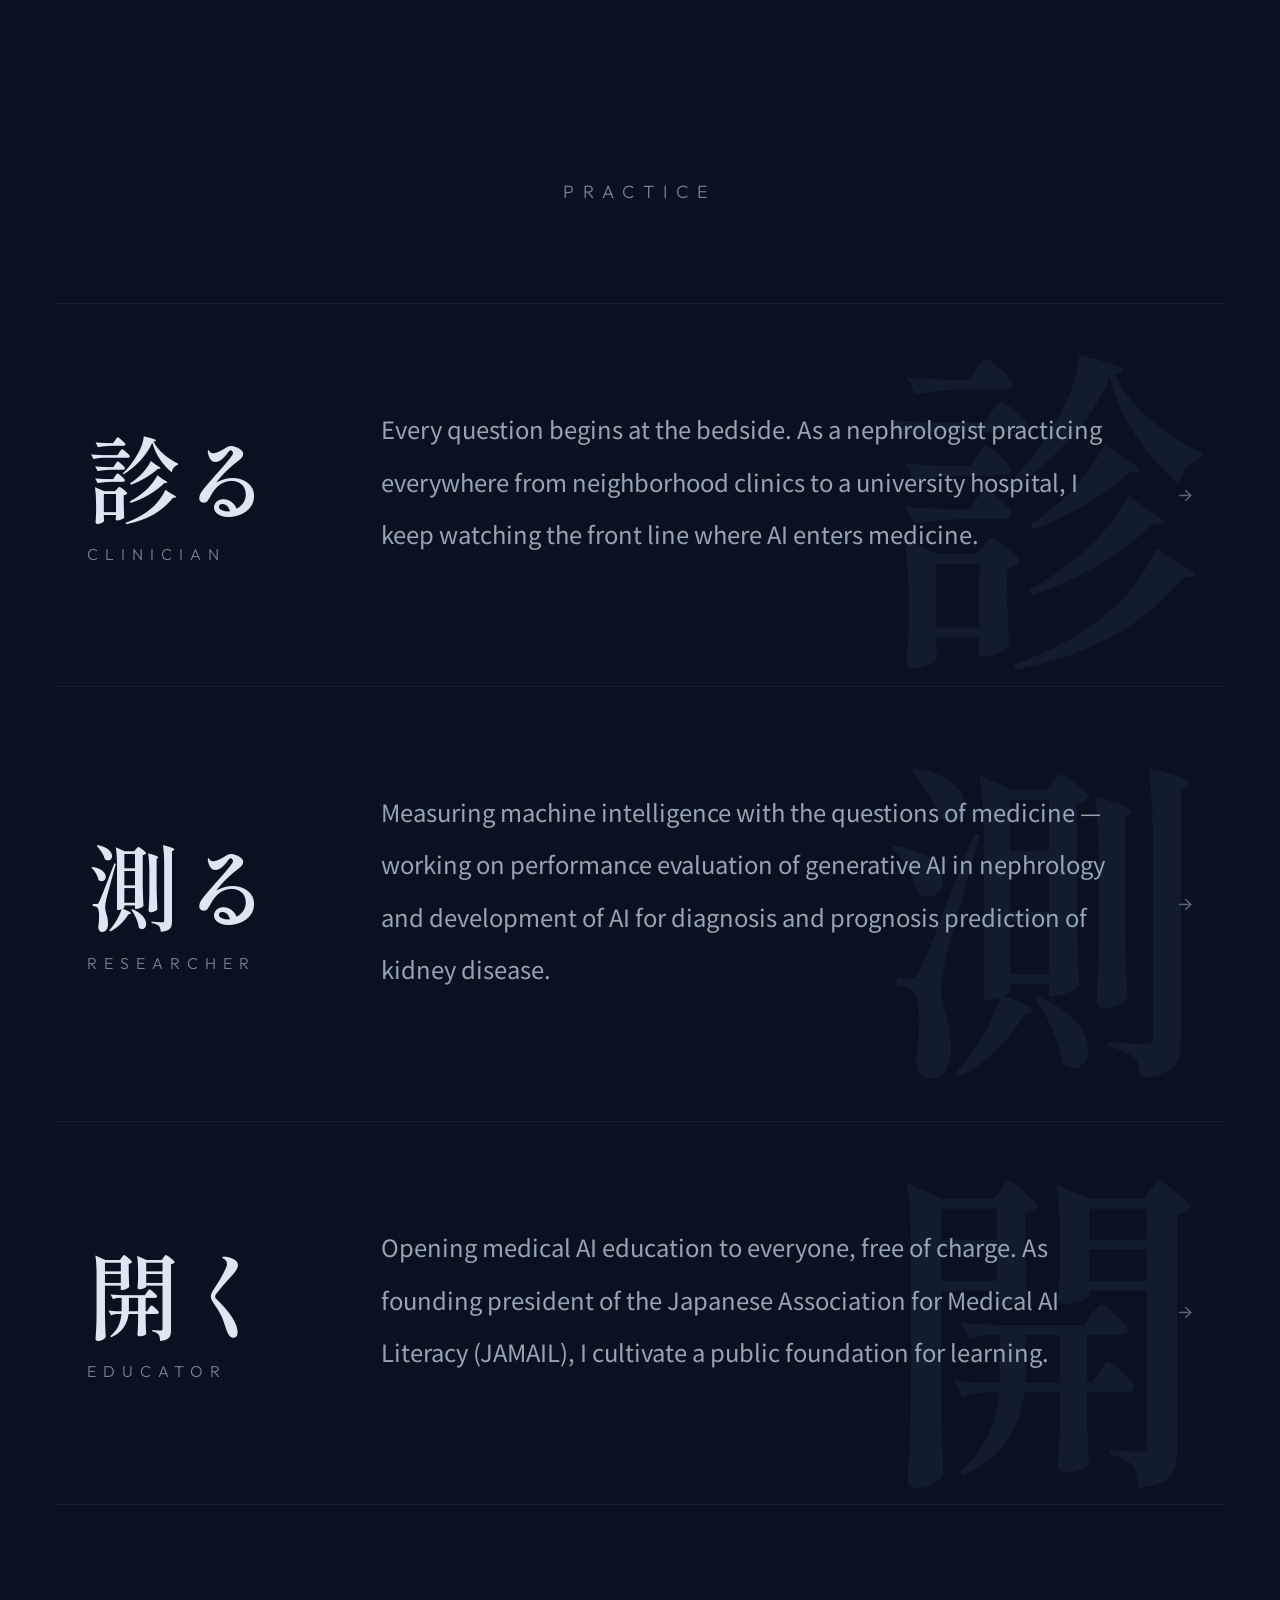
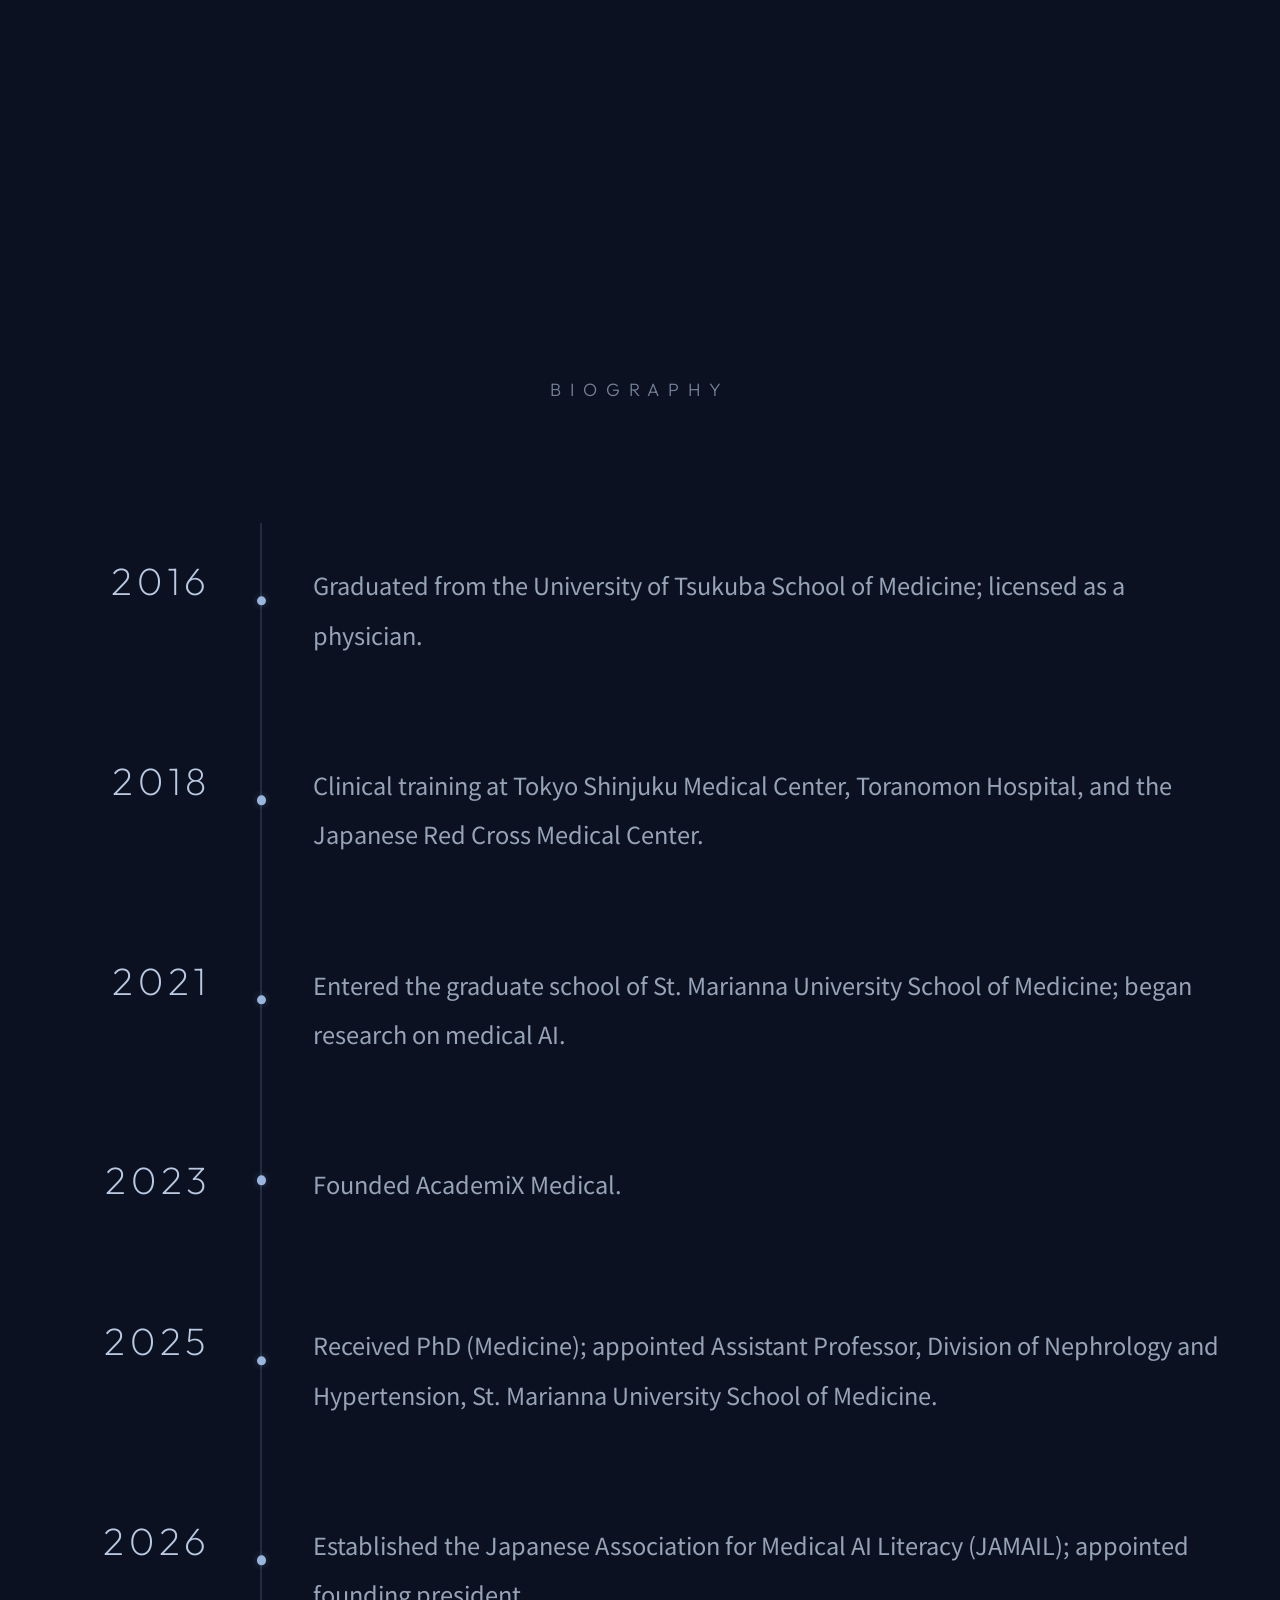
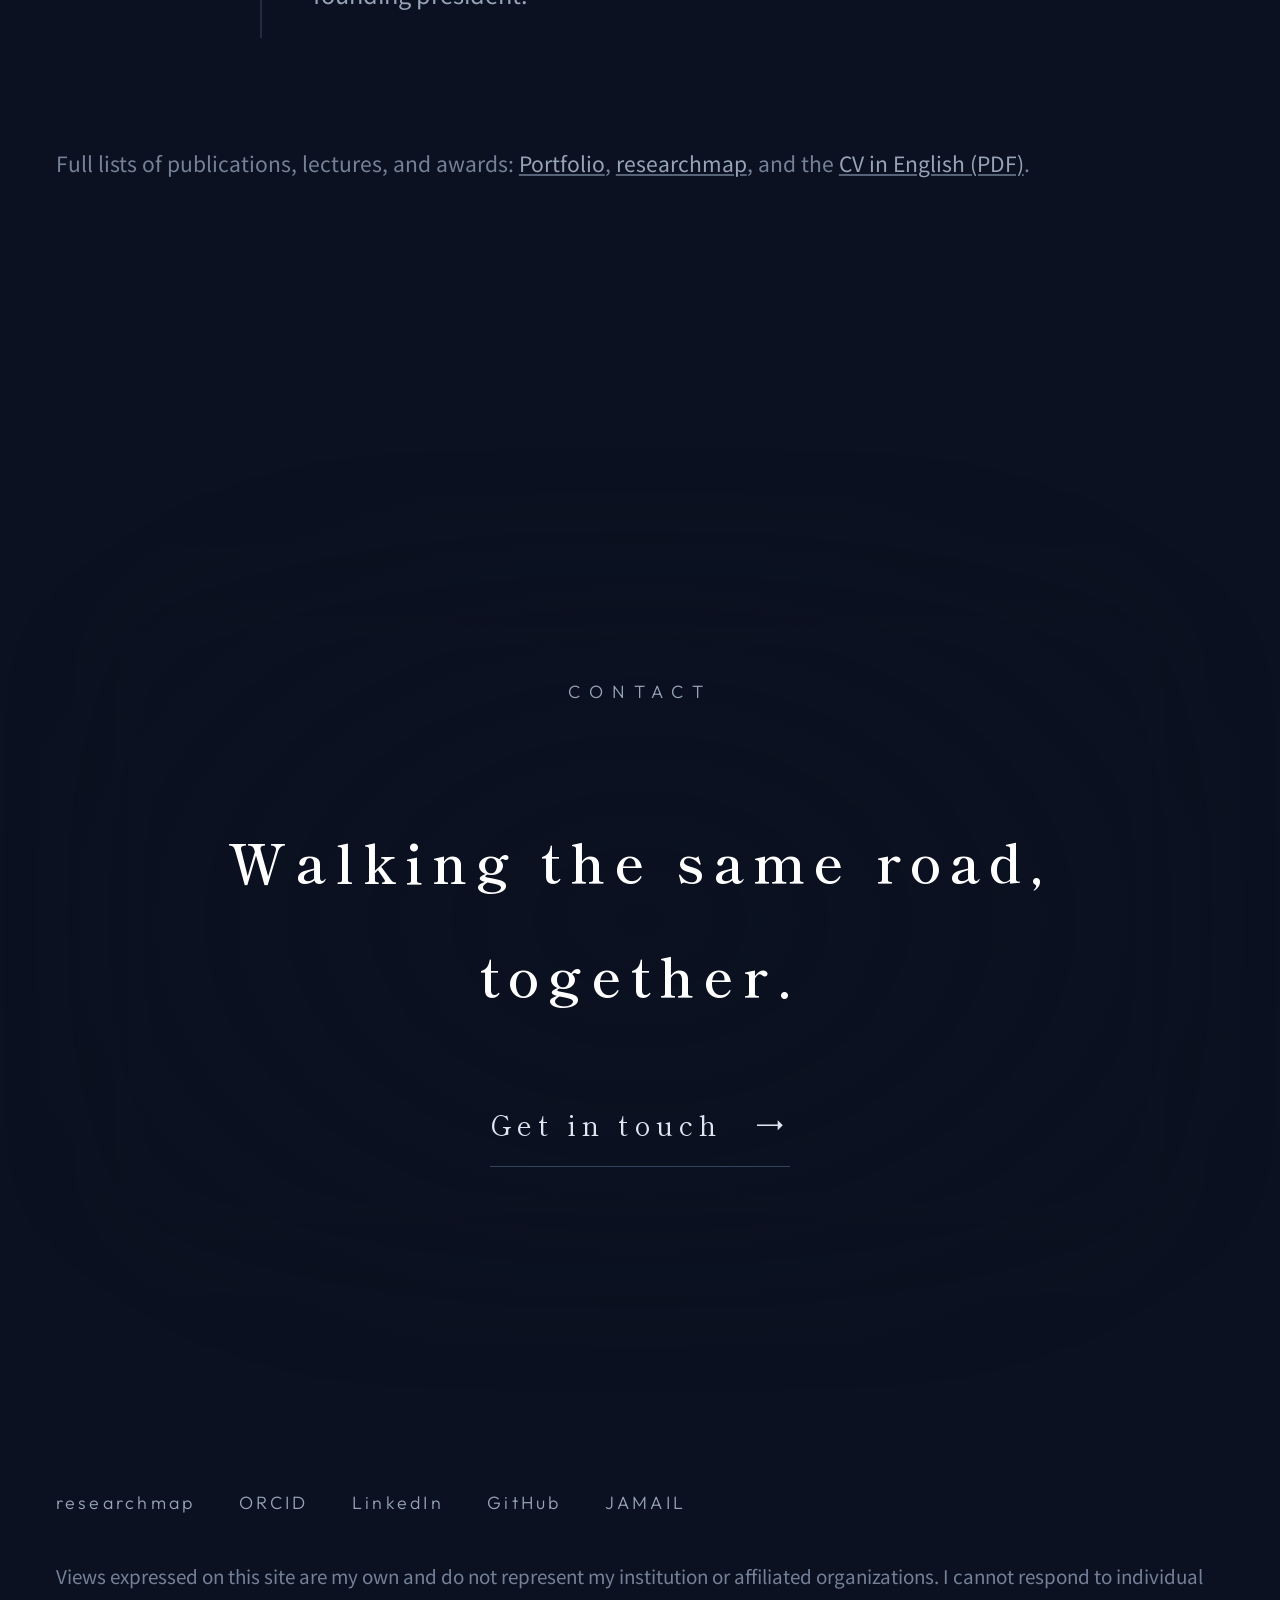
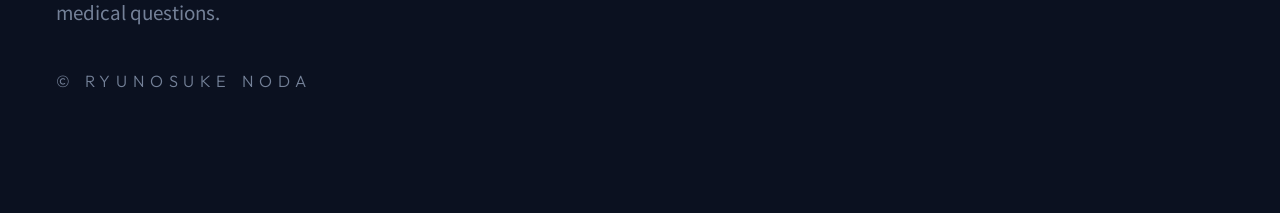
<file: en.html>
<!DOCTYPE html>
<html lang="en">
<head>
<meta charset="utf-8">
<meta name="viewport" content="width=device-width, initial-scale=1">
<title>Ryunosuke Noda — Nephrologist &amp; Medical AI Researcher</title>
<meta name="description" content="Ryunosuke Noda, MD, PhD — nephrologist, medical AI researcher, and educator. How will AI change medicine and physicians?">
<link rel="canonical" href="https://ryunosuke-noda.com/en.html">
<link rel="alternate" hreflang="ja" href="https://ryunosuke-noda.com/">
<meta property="og:title" content="Ryunosuke Noda — Nephrologist &amp; Medical AI Researcher">
<meta property="og:description" content="How will AI change medicine — and physicians? Clinician, researcher, and educator working on that question.">
<meta property="og:url" content="https://ryunosuke-noda.com/en.html">
<link rel="icon" type="image/png" sizes="512x512" href="favicon.png">
<link rel="apple-touch-icon" href="favicon.png">
<meta property="og:type" content="website">
<meta property="og:site_name" content="Ryunosuke Noda">
<meta property="og:image" content="https://ryunosuke-noda.com/og-square.png">
<meta name="twitter:card" content="summary_large_image">
<link rel="preconnect" href="https://fonts.googleapis.com">
<link href="https://fonts.googleapis.com/css2?family=Noto+Sans+JP:wght@400;500;700&family=Shippori+Mincho:wght@500;600&family=Outfit:wght@200;300&family=IBM+Plex+Mono:wght@400&display=swap" rel="stylesheet">
<link rel="stylesheet" href="style.css?v=20261008-v18">
</head>
<body>

<div class="intro" aria-hidden="true"><span>RYUNOSUKE&nbsp;NODA</span></div>
<div class="cursor-glow" aria-hidden="true"></div>

<header class="nav">
  <div class="nav-inner">
    <a class="nav-name" href="en.html">RYUNOSUKE NODA</a>
    <nav class="nav-links">
      <a href="en-works.html">Portfolio</a>
      <a href="en-contact.html">Contact</a>
      <a href="index.html">JA</a>
    </nav>
  </div>
</header>

<main>

  <!-- ============ HERO (full English mirror) ============ -->
  <section class="hero4">
    <div class="hero4-inner">
      <h1 class="h4-name" style="letter-spacing:0.22em; padding-left:0.22em">RYUNOSUKE NODA</h1>
      <p class="h4-en"><span class="u">NEPHROLOGIST<span class="sep">&nbsp;·</span></span> <span class="u">MEDICAL AI RESEARCHER<span class="sep">&nbsp;·</span></span> <span class="u">EDUCATOR</span></p>
      <div class="h4-rotator" aria-label="Concepts">
        <span>Between the clinic and the computer.</span>
        <span>For collaboration between physicians and AI.</span>
        <span>Making medical AI learning a public good.</span>
      </div>
    </div>
    <div class="scroll-line" aria-hidden="true"></div>
  </section>

  <!-- ============ STATEMENT ============ -->
  <section class="section statement">
    <p class="sec-en reveal">Statement</p>
    <div class="st-text">
      <p class="reveal"><span class="open">How will AI change medicine — and physicians?</span></p>
      <p class="reveal">As a nephrologist in daily practice, I have been measuring the intelligence of machines. How well can AI answer the questions of medicine? How accurately can it identify disease from the values measured in blood and urine tests? The more I measured, the more the question inverted itself —— <span class="turn">should our attention turn from machine intelligence to human reason?</span></p>
      <p class="reveal">Even in the same clinical setting, some physicians use AI effectively, while others find themselves at its mercy. That divide could reshape medicine. So I continue to care for patients, verify through research, and build an open commons of learning for everyone.</p>
      <p class="st-close reveal">How will medicine — and physicians — change with AI?<span class="last">As a physician striving for better medical care, I will devote myself to this question.</span></p>
    </div>
  </section>

  <!-- ============ PRACTICE ============ -->
  <section class="section">
    <p class="sec-en reveal" style="text-align:center">Practice</p>
    <div class="practice-list">
      <a class="pr-row reveal" href="en-works.html#clinical">
        <span class="pr-ghost" aria-hidden="true">診</span>
        <span class="pr-kanji">診る<span class="yomi">CLINICIAN</span></span>
        <p class="pr-body">Every question begins at the bedside. As a nephrologist practicing everywhere from neighborhood clinics to a university hospital, I keep watching the front line where AI enters medicine.</p>
        <span class="pr-arrow">→</span>
      </a>
      <a class="pr-row reveal" href="en-works.html#research">
        <span class="pr-ghost" aria-hidden="true">測</span>
        <span class="pr-kanji">測る<span class="yomi">RESEARCHER</span></span>
        <p class="pr-body">Measuring machine intelligence with the questions of medicine — working on performance evaluation of generative AI in nephrology and development of AI for diagnosis and prognosis prediction of kidney disease.</p>
        <span class="pr-arrow">→</span>
      </a>
      <a class="pr-row reveal" href="en-works.html#field">
        <span class="pr-ghost" aria-hidden="true">開</span>
        <span class="pr-kanji">開く<span class="yomi">EDUCATOR</span></span>
        <p class="pr-body">Opening medical AI education to everyone, free of charge. As founding president of the Japanese Association for Medical AI Literacy (JAMAIL), I cultivate a public foundation for learning.</p>
        <span class="pr-arrow">→</span>
      </a>
    </div>
  </section>

  <!-- ============ BIOGRAPHY ============ -->
  <div class="band band-line">
    <section class="section">
      <p class="sec-en reveal" style="text-align:center">Biography</p>
      <div class="bio4">
        <div class="bio-timeline">
          <div class="bio-track" aria-hidden="true"></div>
          <div class="bio-progress" aria-hidden="true"></div>
          <div class="bio-row reveal"><span class="bio-year">2016</span><span class="bio-what">Graduated from the University of Tsukuba School of Medicine; licensed as a physician.</span></div>
          <div class="bio-row reveal"><span class="bio-year">2018</span><span class="bio-what">Clinical training at Tokyo Shinjuku Medical Center, Toranomon Hospital, and the Japanese Red Cross Medical Center.</span></div>
          <div class="bio-row reveal"><span class="bio-year">2021</span><span class="bio-what">Entered the graduate school of St. Marianna University School of Medicine; began research on medical AI.</span></div>
          <div class="bio-row reveal"><span class="bio-year">2023</span><span class="bio-what">Founded AcademiX Medical.</span></div>
          <div class="bio-row reveal"><span class="bio-year">2025</span><span class="bio-what">Received PhD (Medicine); appointed Assistant Professor, Division of Nephrology and Hypertension, St. Marianna University School of Medicine.</span></div>
          <div class="bio-row reveal"><span class="bio-year">2026</span><span class="bio-what">Established the Japanese Association for Medical AI Literacy (JAMAIL); appointed founding president.</span></div>
        </div>
        <p class="bio-more reveal">Full lists of publications, lectures, and awards: <a href="en-works.html">Portfolio</a>, <a href="https://researchmap.jp/nodaryu?lang=en">researchmap</a>, and the <a href="cv/CV_en.pdf">CV in English (PDF)</a>.</p>
      </div>
    </section>
  </div>

  <!-- ============ CONTACT ============ -->
  <section class="section contact4">
    <canvas id="flow-canvas-2" class="flow-bg" aria-hidden="true"></canvas>
    <div class="c4-veil" aria-hidden="true"></div>
    <div class="c4-inner">
      <p class="sec-en reveal">Contact</p>
      <div class="reveal">
        <p class="c4-line">Walking the same road, together.</p>
        <a class="c4-link" href="en-contact.html">Get in touch　→</a>
      </div>
    </div>
  </section>

</main>

<footer>
  <div class="footer-inner">
    <div class="footer-links">
      <a href="https://researchmap.jp/nodaryu?lang=en">researchmap</a>
      <a href="https://orcid.org/0000-0002-5472-3277">ORCID</a>
      <a href="https://www.linkedin.com/in/ryunosuke-noda/">LinkedIn</a>
      <a href="https://github.com/Ryunosuke1219">GitHub</a>
      <a href="https://jamail.or.jp/">JAMAIL</a>
    </div>
    <p class="footer-legal">Views expressed on this site are my own and do not represent my institution or affiliated organizations. I cannot respond to individual medical questions.</p>
    <p class="footer-copy">© RYUNOSUKE NODA</p>
  </div>
</footer>

<script src="main.js?v=20261008-v15"></script>
</body>
</html>
</file>
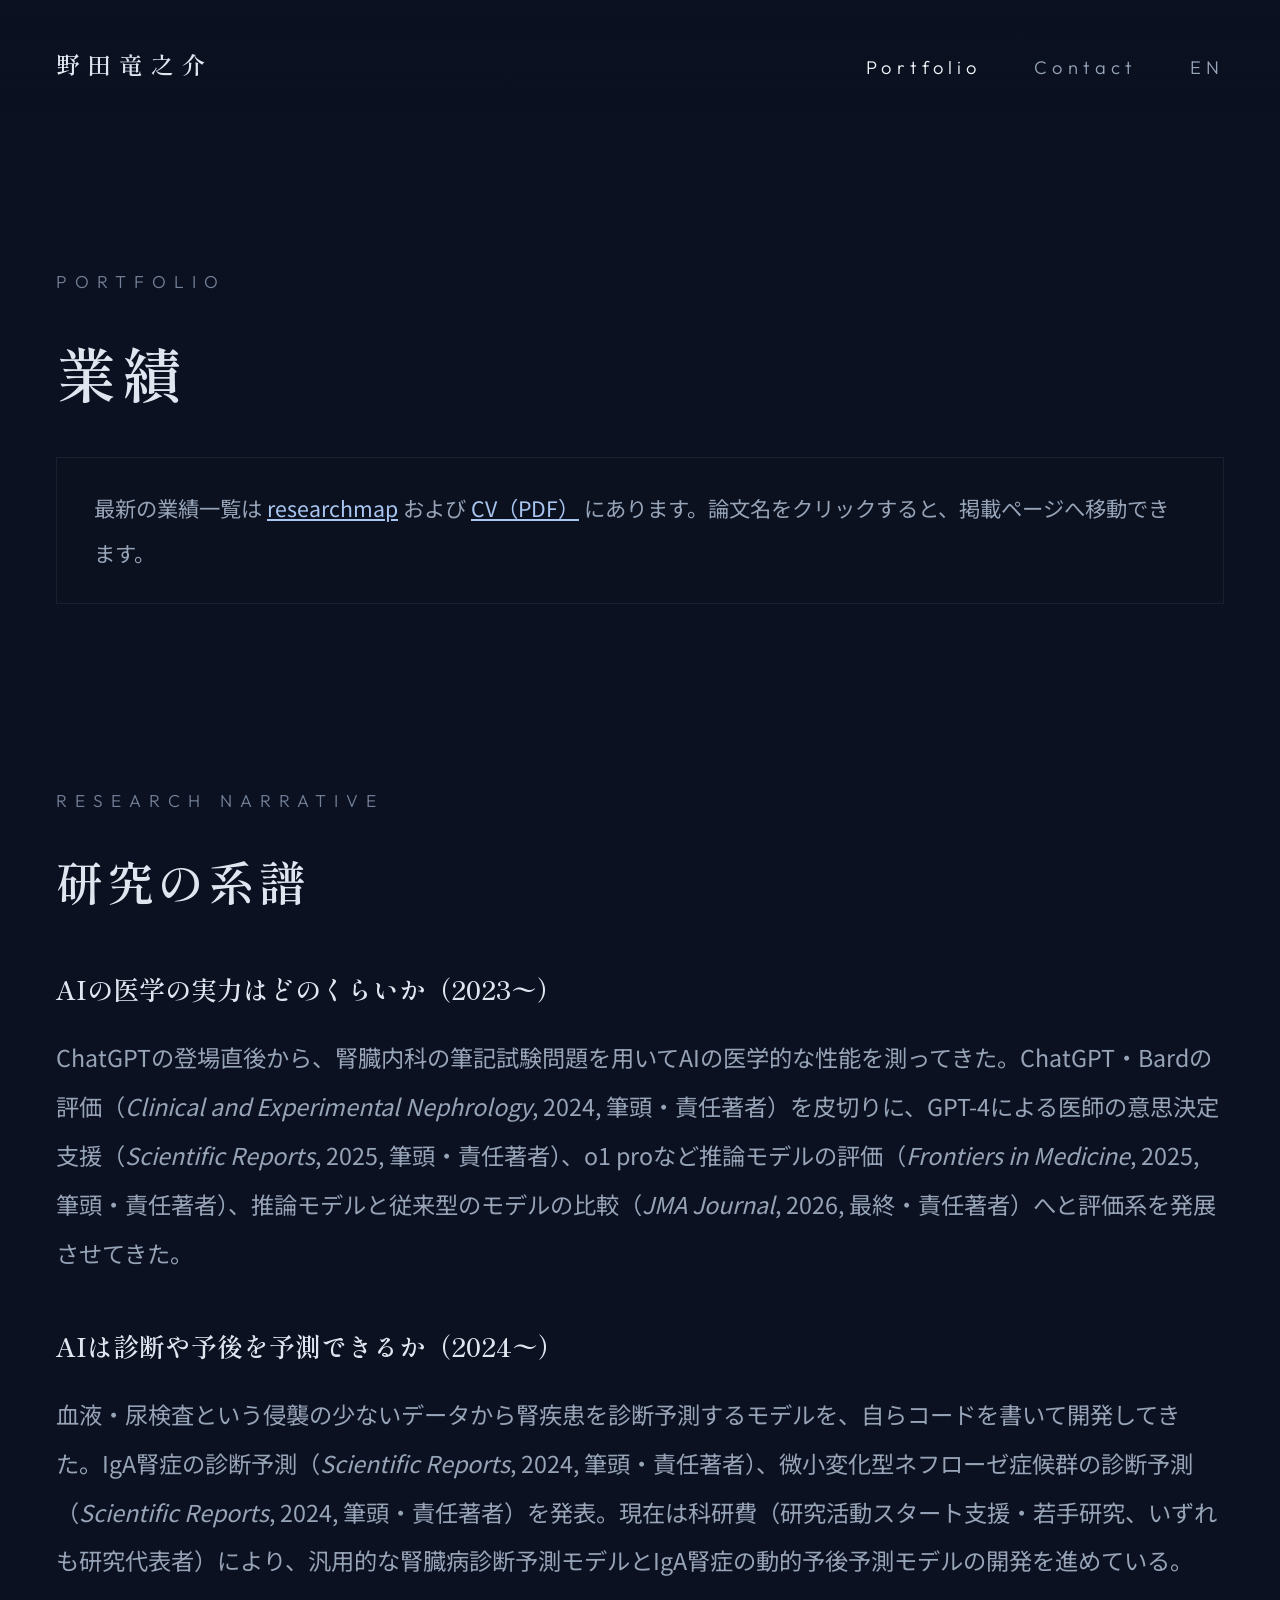
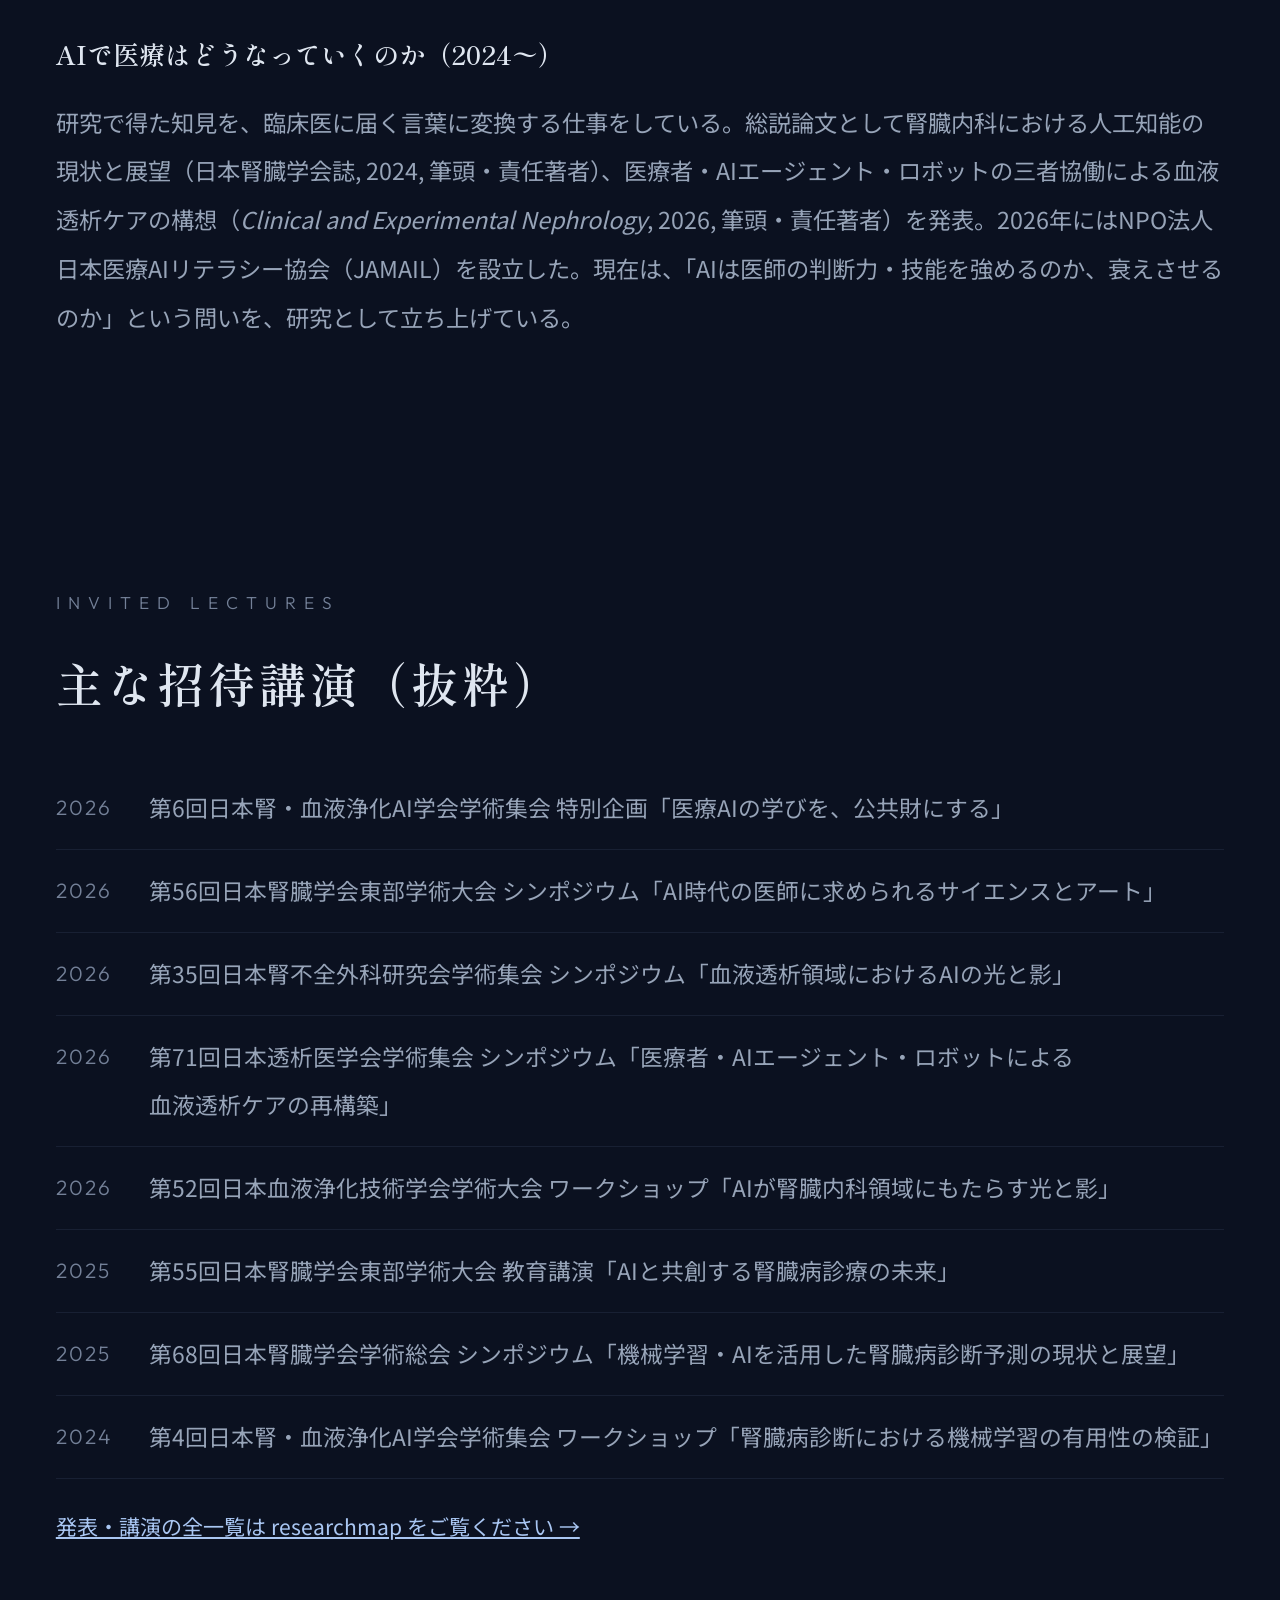
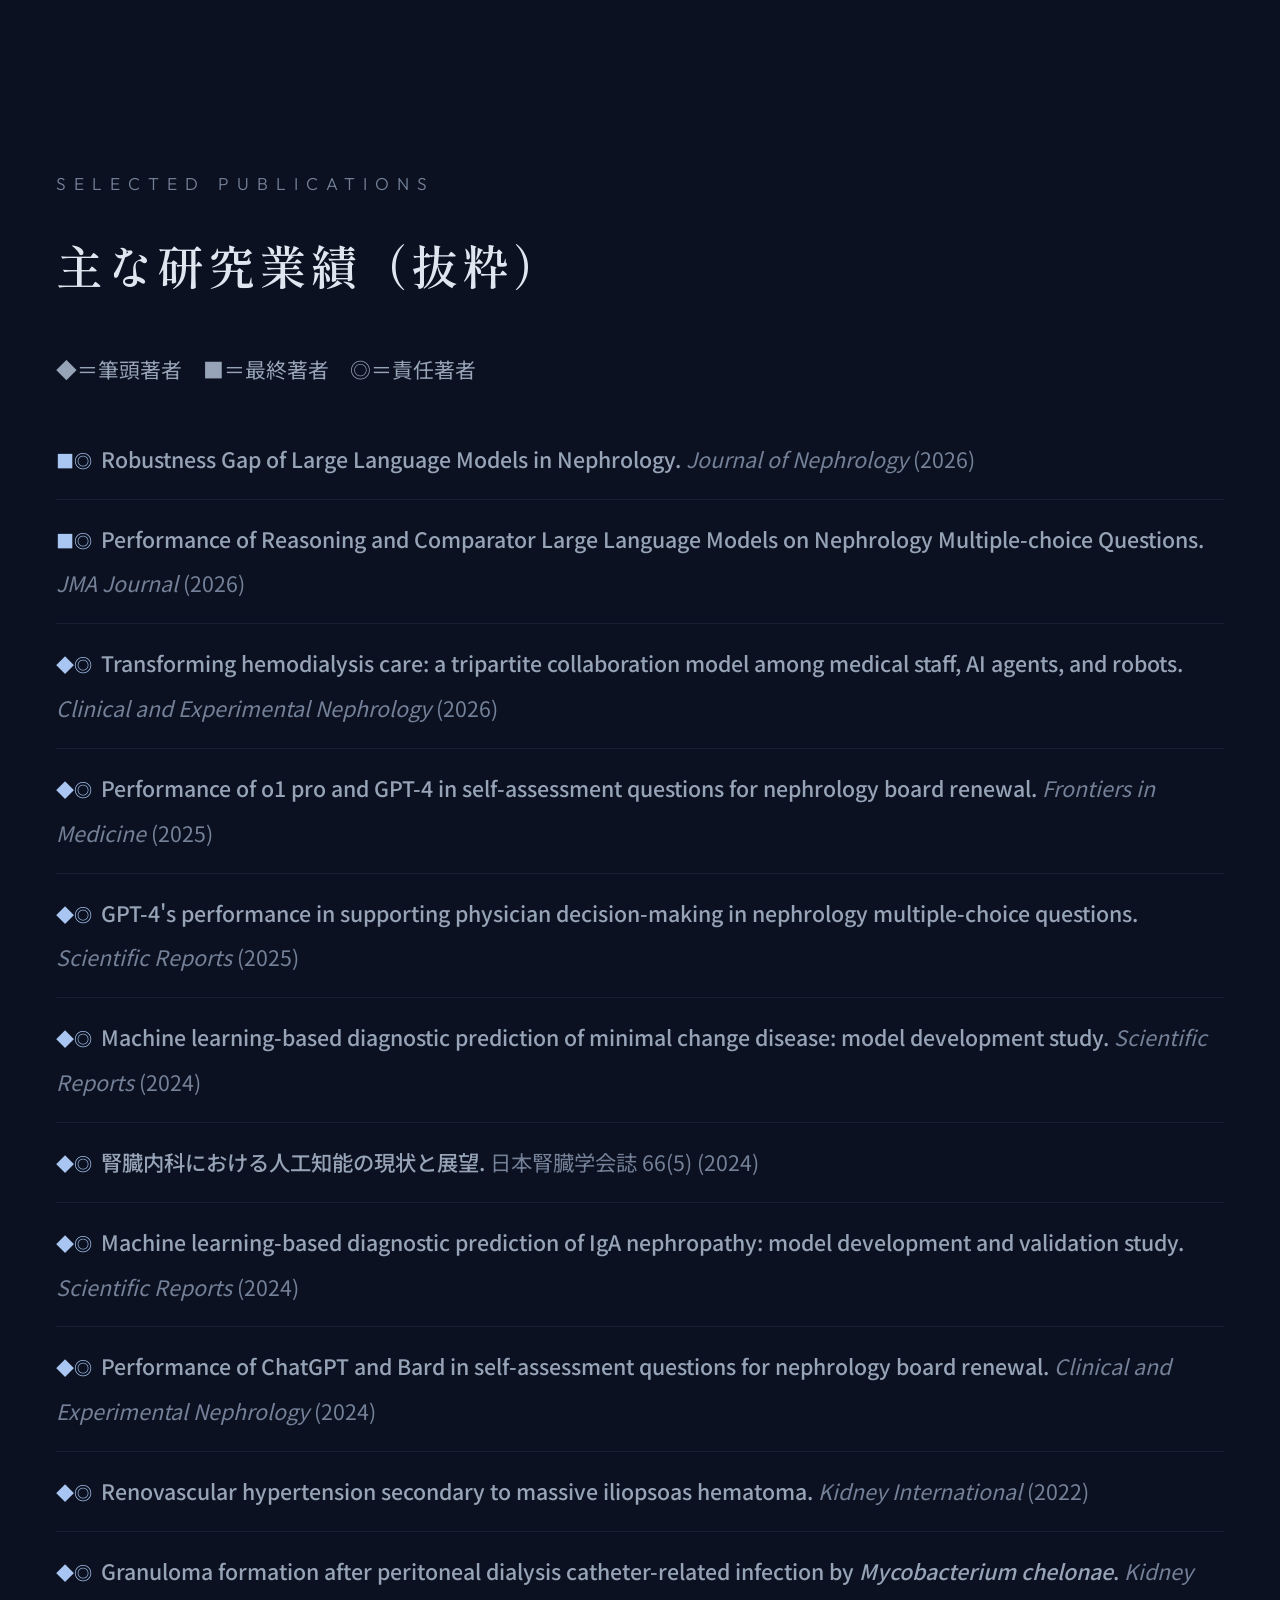
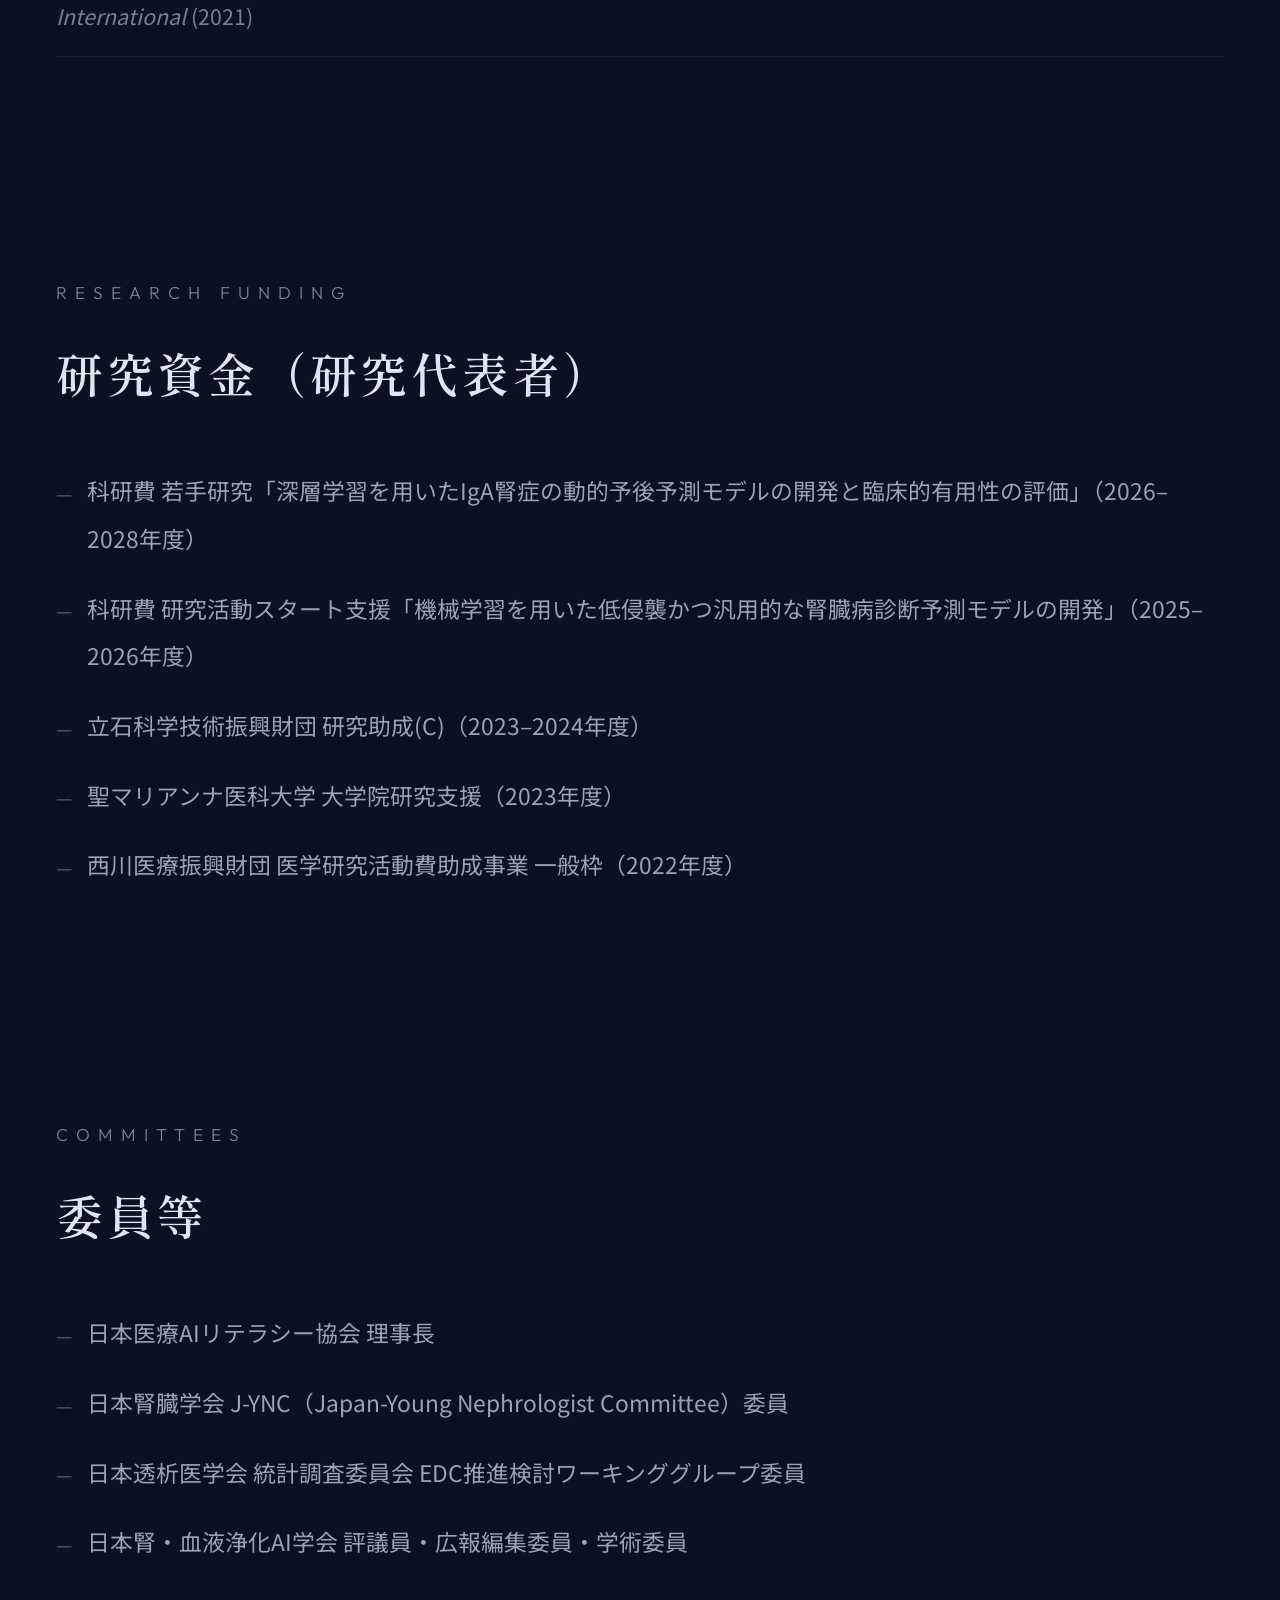
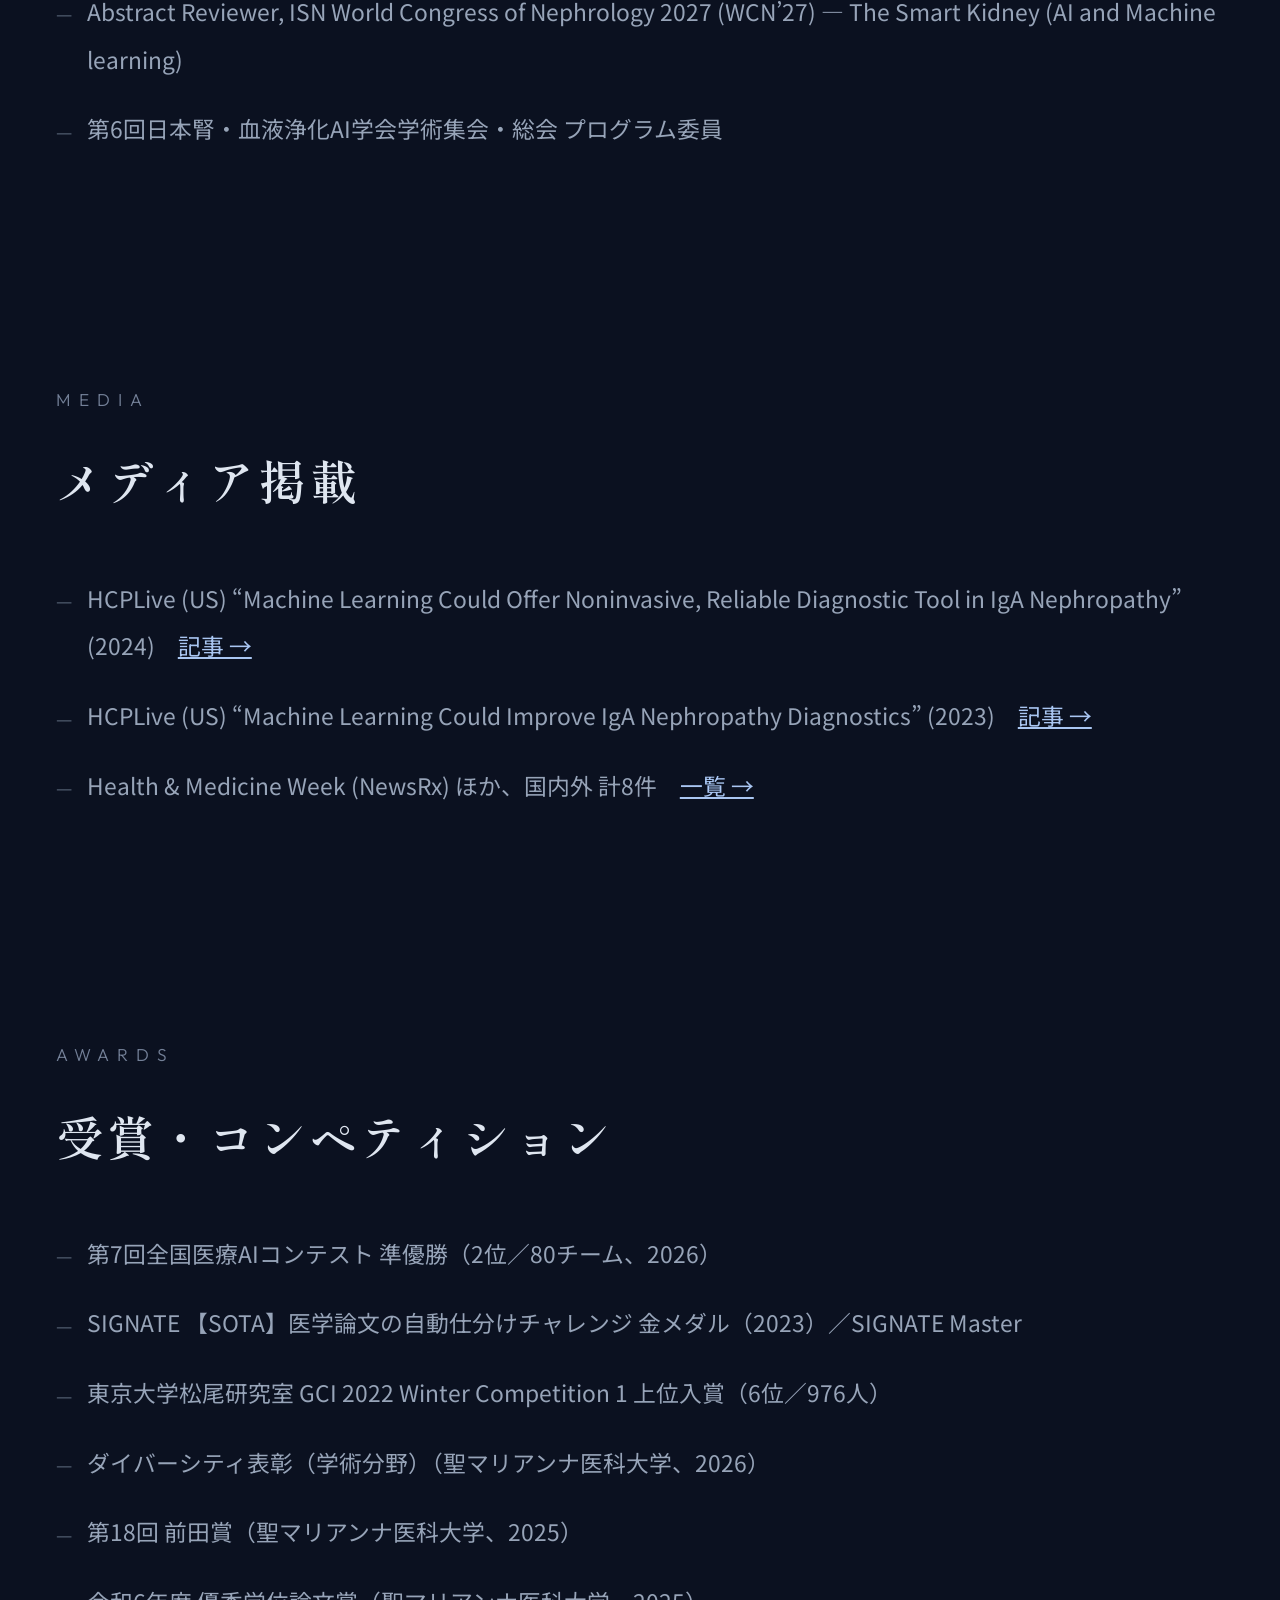
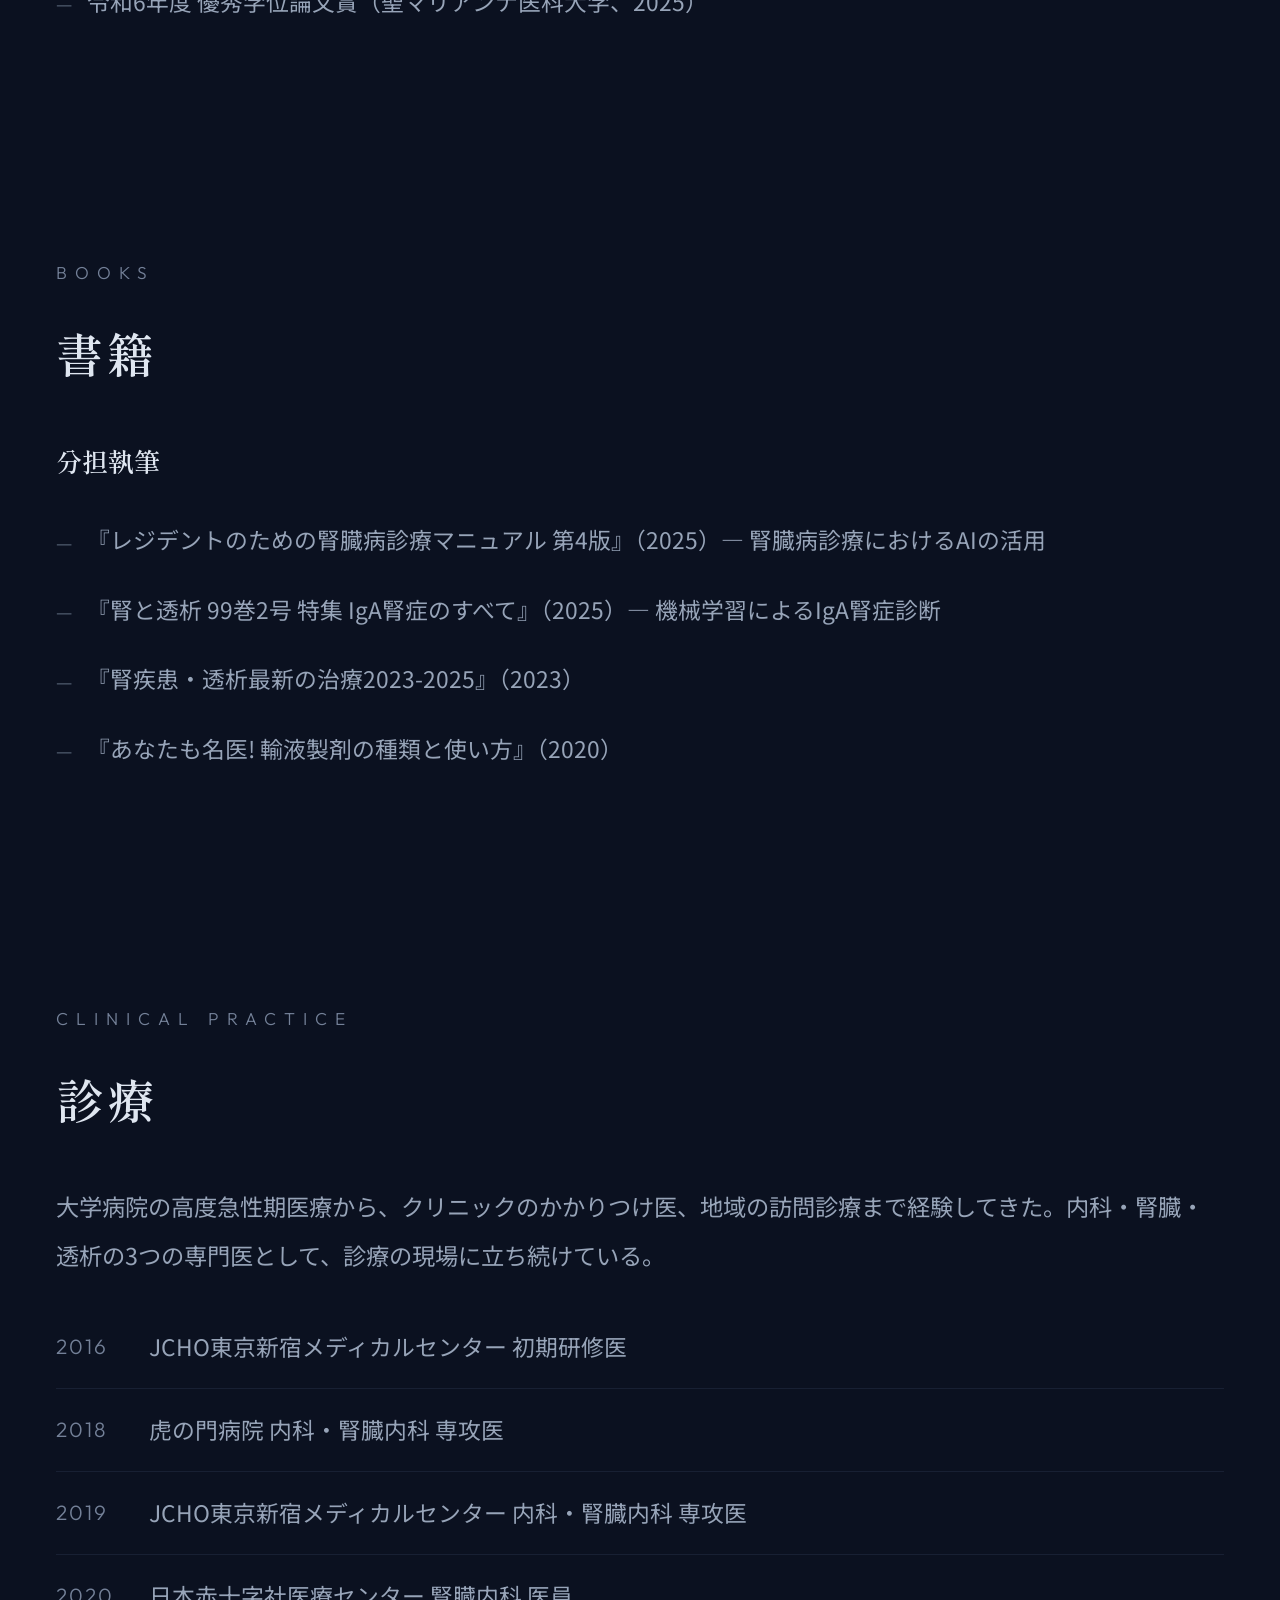
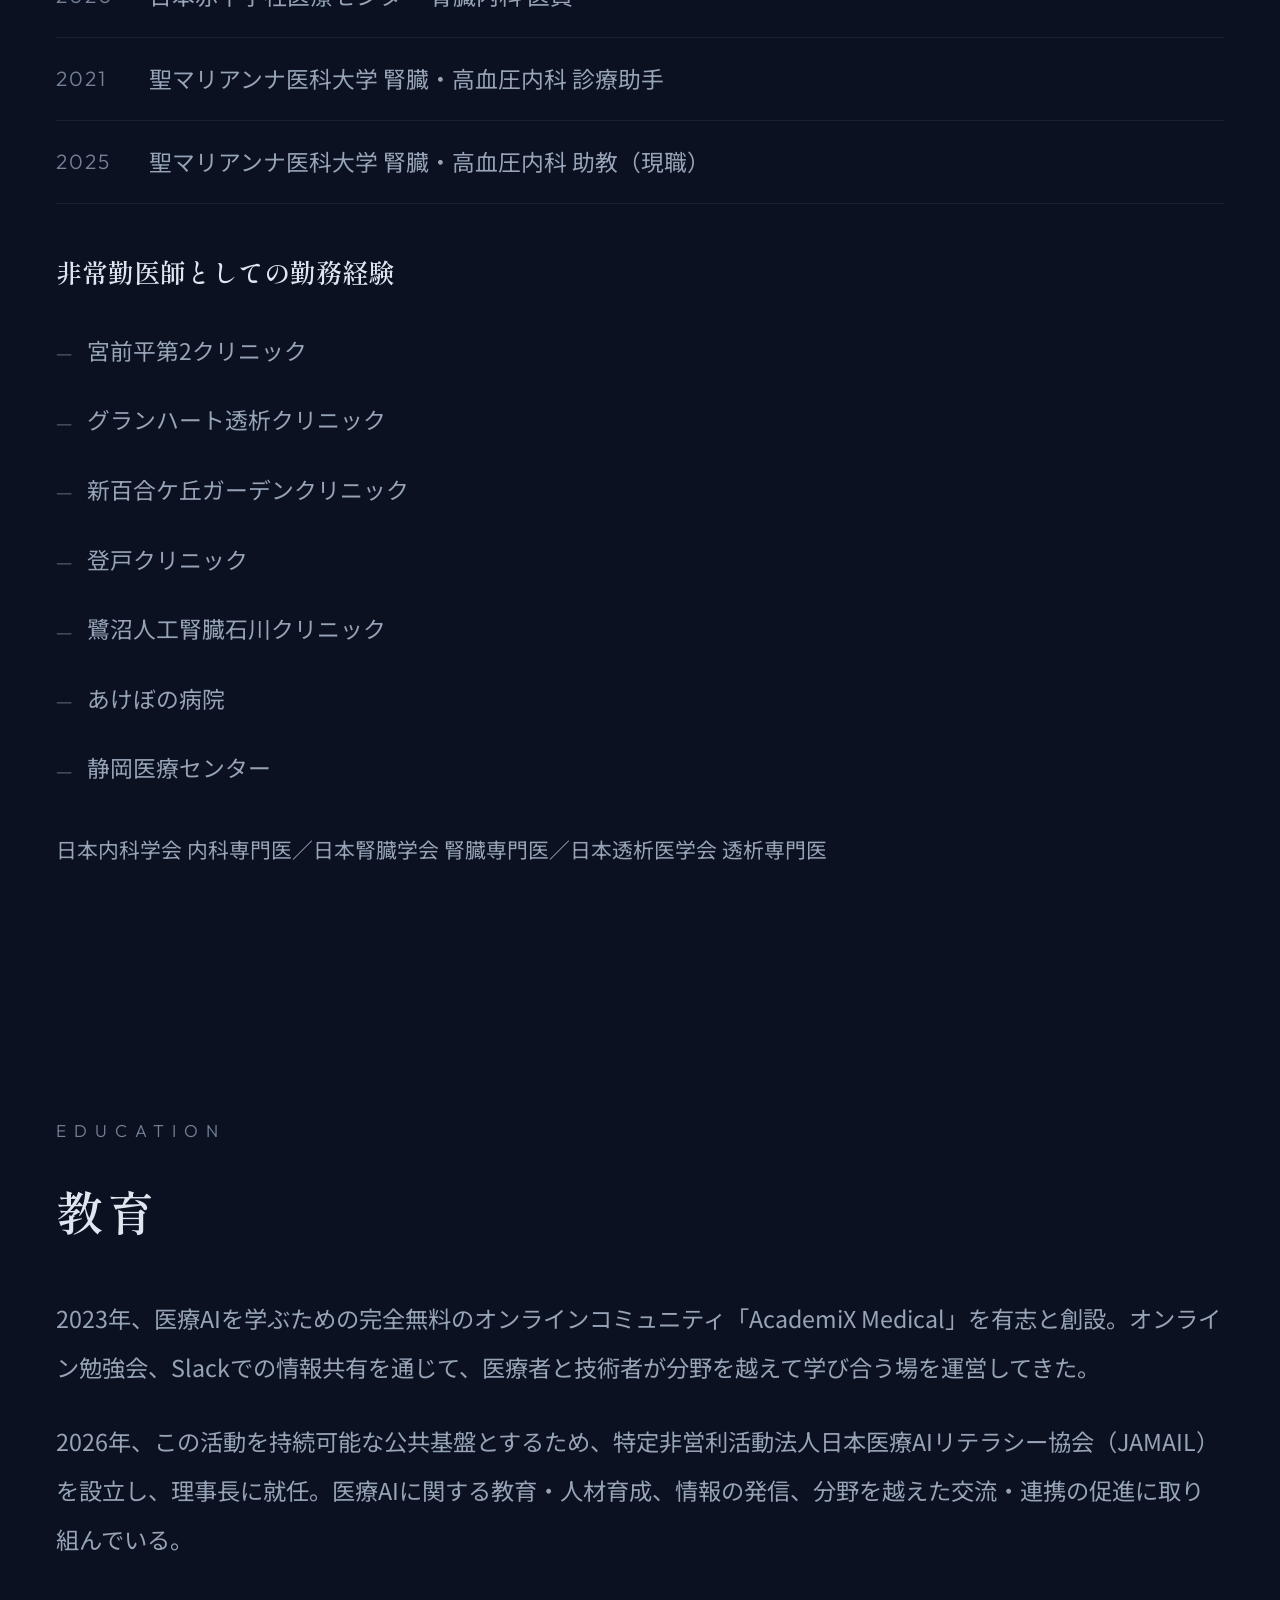
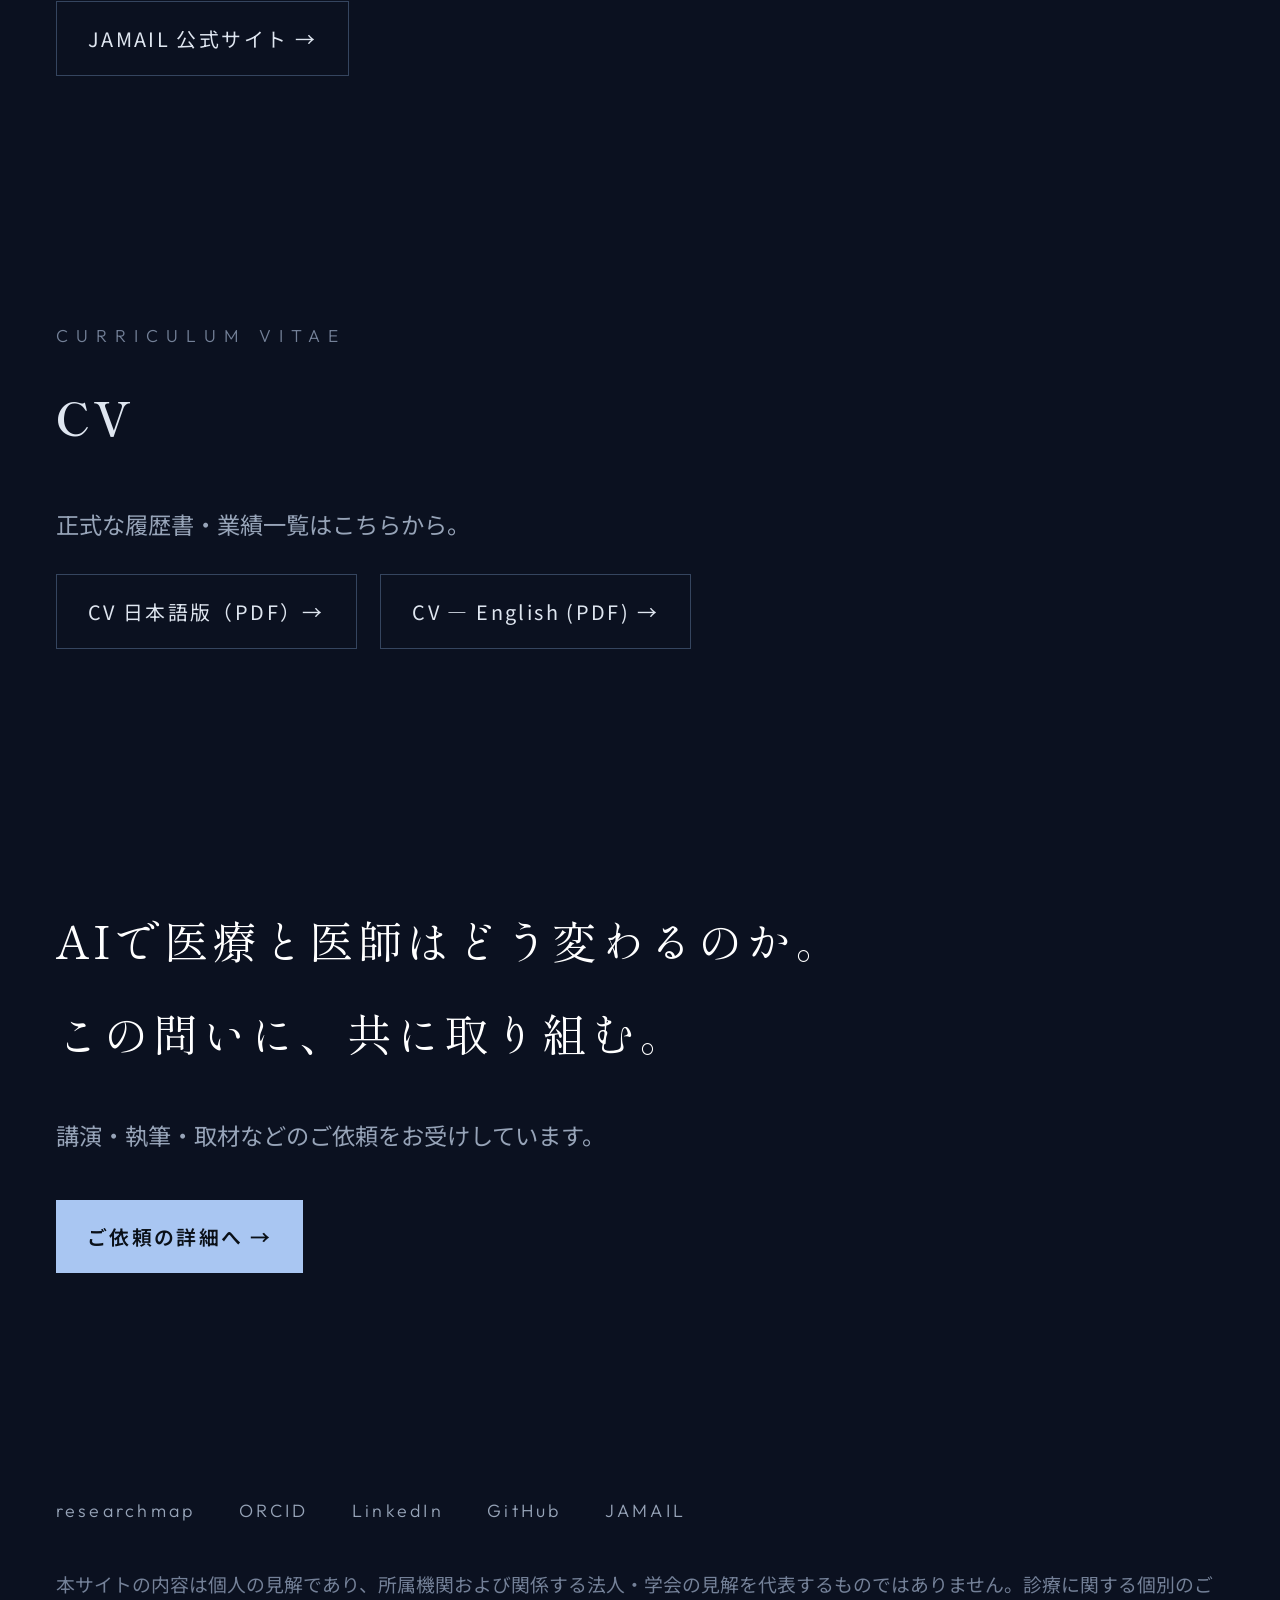
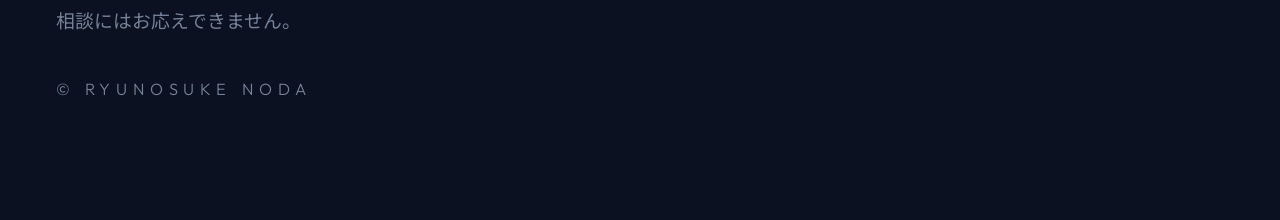
<file: works.html>
<!DOCTYPE html>
<html lang="ja">
<head>
<meta charset="utf-8">
<meta name="viewport" content="width=device-width, initial-scale=1">
<title>Portfolio｜野田竜之介</title>
<meta name="description" content="野田竜之介の業績一覧。医療AI研究の系譜、招待講演、委員、メディア掲載、受賞、主な研究業績、診療経歴、教育活動、CV。">
<link rel="canonical" href="https://ryunosuke-noda.com/works.html">
<meta property="og:title" content="Portfolio｜野田竜之介">
<meta property="og:description" content="医療AI研究の系譜、招待講演、主な研究業績、診療経歴、教育活動、CV。">
<meta property="og:url" content="https://ryunosuke-noda.com/works.html">
<link rel="icon" type="image/png" sizes="512x512" href="favicon.png">
<link rel="apple-touch-icon" href="favicon.png">
<meta property="og:type" content="website">
<meta property="og:site_name" content="Ryunosuke Noda">
<meta property="og:image" content="https://ryunosuke-noda.com/og-square.png">
<meta name="twitter:card" content="summary_large_image">
<link rel="preconnect" href="https://fonts.googleapis.com">
<link href="https://fonts.googleapis.com/css2?family=Noto+Sans+JP:wght@400;500;700&family=Shippori+Mincho:wght@500;600&family=Outfit:wght@200;300&family=IBM+Plex+Mono:wght@400&display=swap" rel="stylesheet">
<link rel="stylesheet" href="style.css?v=20261008-v18">
</head>
<body class="works-page">

<header class="nav">
  <div class="nav-inner">
    <a class="nav-name" href="index.html">野田竜之介</a>
    <nav class="nav-links">
      <a href="works.html" class="current">Portfolio</a>
      <a href="contact.html">Contact</a>
      <a href="en.html">EN</a>
    </nav>
  </div>
</header>

<main>

  <div class="page-head">
    <p class="sec-label">Portfolio</p>
    <h1>業績</h1>
    <p class="role-note" style="margin-top:22px">最新の業績一覧は <a href="https://researchmap.jp/nodaryu?lang=ja">researchmap</a> および <a href="cv/CV_ja.pdf">CV（PDF）</a> にあります。論文名をクリックすると、掲載ページへ移動できます。</p>
  </div>

  <!-- 研究の系譜 -->
  <section class="section tight" id="research">
    <div class="reveal">
      <p class="sec-label">Research Narrative</p>
      <h2>研究の系譜</h2>
    </div>

    <div class="reveal">
      <h3>AIの医学の実力はどのくらいか（2023〜）</h3>
      <p style="color:var(--dim)">ChatGPTの登場直後から、腎臓内科の筆記試験問題を用いてAIの医学的な性能を測ってきた。<a class="source-link" href="https://link.springer.com/article/10.1007/s10157-023-02451-w" style="color:inherit;text-decoration:none">ChatGPT・Bardの評価</a>（<i>Clinical and Experimental Nephrology</i>, 2024, 筆頭・責任著者）を皮切りに、<a class="source-link" href="https://www.nature.com/articles/s41598-025-99774-3" style="color:inherit;text-decoration:none">GPT-4による医師の意思決定支援</a>（<i>Scientific Reports</i>, 2025, 筆頭・責任著者）、<a class="source-link" href="https://www.frontiersin.org/journals/medicine/articles/10.3389/fmed.2025.1702668/full" style="color:inherit;text-decoration:none">o1 proなど推論モデルの評価</a>（<i>Frontiers in Medicine</i>, 2025, 筆頭・責任著者）、<a class="source-link" href="https://www.jmaj.jp/detail.php?id=10.31662%2Fjmaj.2025-0603" style="color:inherit;text-decoration:none">推論モデルと従来型のモデルの比較</a>（<i>JMA Journal</i>, 2026, 最終・責任著者）へと評価系を発展させてきた。</p>
    </div>

    <div class="reveal">
      <h3>AIは診断や予後を予測できるか（2024〜）</h3>
      <p style="color:var(--dim)">血液・尿検査という侵襲の少ないデータから腎疾患を診断予測するモデルを、自らコードを書いて開発してきた。<a class="source-link" href="https://www.nature.com/articles/s41598-024-63339-7" style="color:inherit;text-decoration:none">IgA腎症の診断予測</a>（<i>Scientific Reports</i>, 2024, 筆頭・責任著者）、<a class="source-link" href="https://www.nature.com/articles/s41598-024-73898-4" style="color:inherit;text-decoration:none">微小変化型ネフローゼ症候群の診断予測</a>（<i>Scientific Reports</i>, 2024, 筆頭・責任著者）を発表。現在は科研費（研究活動スタート支援・若手研究、いずれも研究代表者）により、汎用的な腎臓病診断予測モデルとIgA腎症の動的予後予測モデルの開発を進めている。</p>
    </div>

    <div class="reveal">
      <h3>AIで医療はどうなっていくのか（2024〜）</h3>
      <p style="color:var(--dim)">研究で得た知見を、臨床医に届く言葉に変換する仕事をしている。総説論文として<a class="source-link" href="https://www.jstage.jst.go.jp/article/jpnjnephrol/66/5/66_773/_article/-char/ja/" style="color:inherit;text-decoration:none">腎臓内科における人工知能の現状と展望</a>（日本腎臓学会誌, 2024, 筆頭・責任著者）、<a class="source-link" href="https://link.springer.com/article/10.1007/s10157-026-02903-z" style="color:inherit;text-decoration:none">医療者・AIエージェント・ロボットの三者協働による血液透析ケアの構想</a>（<i>Clinical and Experimental Nephrology</i>, 2026, 筆頭・責任著者）を発表。2026年にはNPO法人日本医療AIリテラシー協会（JAMAIL）を設立した。現在は、「AIは医師の判断力・技能を強めるのか、衰えさせるのか」という問いを、研究として立ち上げている。</p>
    </div>
  </section>

  <!-- 招待講演 -->
  <div class="band band-line">
    <section class="section tight reveal">
      <p class="sec-label">Invited Lectures</p>
      <h2>主な招待講演（抜粋）</h2>
      <ul class="timeline-list">
        <li><span class="year">2026</span><span class="nw">第6回日本腎・血液浄化AI学会</span><span class="nw">学術集会</span> <span class="nw">特別企画</span>「医療AIの学びを、公共財にする」</li>
        <li><span class="year">2026</span><span class="nw">第56回日本腎臓学会東部学術大会</span> <span class="nw">シンポジウム</span>「AI時代の医師に求められるサイエンスとアート」</li>
        <li><span class="year">2026</span><span class="nw">第35回日本腎不全外科研究会学術集会</span> <span class="nw">シンポジウム</span>「血液透析領域におけるAIの光と影」</li>
        <li><span class="year">2026</span><span class="nw">第71回日本透析医学会学術集会</span> <span class="nw">シンポジウム</span>「医療者・AIエージェント・ロボットによる血液透析ケアの再構築」</li>
        <li><span class="year">2026</span><span class="nw">第52回日本血液浄化技術学会学術大会</span> <span class="nw">ワークショップ</span>「AIが腎臓内科領域にもたらす光と影」</li>
        <li><span class="year">2025</span><span class="nw">第55回日本腎臓学会東部学術大会</span> <span class="nw">教育講演</span>「AIと共創する腎臓病診療の未来」</li>
        <li><span class="year">2025</span><span class="nw">第68回日本腎臓学会学術総会</span> <span class="nw">シンポジウム</span>「機械学習・AIを活用した腎臓病診断予測の現状と展望」</li>
        <li><span class="year">2024</span><span class="nw">第4回日本腎・血液浄化AI学会</span><span class="nw">学術集会</span> <span class="nw">ワークショップ</span>「腎臓病診断における機械学習の有用性の検証」</li>
      </ul>
      <a class="more-link" href="https://researchmap.jp/nodaryu?lang=ja">発表・講演の全一覧は researchmap をご覧ください →</a>
    </section>
  </div>

  <!-- 論文 -->
  <section class="section tight reveal">
    <p class="sec-label">Selected Publications</p>
    <h2>主な研究業績（抜粋）</h2>
    <p class="notice" style="margin-bottom:18px">◆＝筆頭著者　■＝最終著者　◎＝責任著者</p>
    <ul class="paper-list">
      <li><span class="mark">■◎</span><b><a class="source-link" href="https://academic.oup.com/joneph/advance-article-abstract/doi/10.1093/joneph/aajag265/8993775" style="color:inherit;text-decoration:none">Robustness Gap of Large Language Models in Nephrology.</a></b> <i>Journal of Nephrology</i> (2026)</li>
      <li><span class="mark">■◎</span><b><a class="source-link" href="https://www.jmaj.jp/detail.php?id=10.31662%2Fjmaj.2025-0603" style="color:inherit;text-decoration:none">Performance of Reasoning and Comparator Large Language Models on Nephrology Multiple-choice Questions.</a></b> <i>JMA Journal</i> (2026)</li>
      <li><span class="mark">◆◎</span><b><a class="source-link" href="https://link.springer.com/article/10.1007/s10157-026-02903-z" style="color:inherit;text-decoration:none">Transforming hemodialysis care: a tripartite collaboration model among medical staff, AI agents, and robots.</a></b> <i>Clinical and Experimental Nephrology</i> (2026)</li>
      <li><span class="mark">◆◎</span><b><a class="source-link" href="https://www.frontiersin.org/journals/medicine/articles/10.3389/fmed.2025.1702668/full" style="color:inherit;text-decoration:none">Performance of o1 pro and GPT-4 in self-assessment questions for nephrology board renewal.</a></b> <i>Frontiers in Medicine</i> (2025)</li>
      <li><span class="mark">◆◎</span><b><a class="source-link" href="https://www.nature.com/articles/s41598-025-99774-3" style="color:inherit;text-decoration:none">GPT-4's performance in supporting physician decision-making in nephrology multiple-choice questions.</a></b> <i>Scientific Reports</i> (2025)</li>
      <li><span class="mark">◆◎</span><b><a class="source-link" href="https://www.nature.com/articles/s41598-024-73898-4" style="color:inherit;text-decoration:none">Machine learning-based diagnostic prediction of minimal change disease: model development study.</a></b> <i>Scientific Reports</i> (2024)</li>
      <li><span class="mark">◆◎</span><b><a class="source-link" href="https://www.jstage.jst.go.jp/article/jpnjnephrol/66/5/66_773/_article/-char/ja/" style="color:inherit;text-decoration:none">腎臓内科における人工知能の現状と展望.</a></b> 日本腎臓学会誌 66(5) (2024)</li>
      <li><span class="mark">◆◎</span><b><a class="source-link" href="https://www.nature.com/articles/s41598-024-63339-7" style="color:inherit;text-decoration:none">Machine learning-based diagnostic prediction of IgA nephropathy: model development and validation study.</a></b> <i>Scientific Reports</i> (2024)</li>
      <li><span class="mark">◆◎</span><b><a class="source-link" href="https://link.springer.com/article/10.1007/s10157-023-02451-w" style="color:inherit;text-decoration:none">Performance of ChatGPT and Bard in self-assessment questions for nephrology board renewal.</a></b> <i>Clinical and Experimental Nephrology</i> (2024)</li>
      <li><span class="mark">◆◎</span><b><a class="source-link" href="https://www.kidney-international.org/article/S0085-2538(22)00060-6/fulltext" style="color:inherit;text-decoration:none">Renovascular hypertension secondary to massive iliopsoas hematoma.</a></b> <i>Kidney International</i> (2022)</li>
      <li><span class="mark">◆◎</span><b><a class="source-link" href="https://www.kidney-international.org/article/S0085-2538(21)00455-5/fulltext" style="color:inherit;text-decoration:none">Granuloma formation after peritoneal dialysis catheter-related infection by <i>Mycobacterium chelonae</i>.</a></b> <i>Kidney International</i> (2021)</li>
    </ul>
  </section>

  <!-- 研究資金 -->
  <div class="band band-line">
    <section class="section tight reveal">
      <p class="sec-label">Research Funding</p>
      <h2>研究資金（研究代表者）</h2>
      <ul class="plain-list">
        <li>科研費 若手研究「深層学習を用いたIgA腎症の動的予後予測モデルの開発と臨床的有用性の評価」（2026–2028年度）</li>
        <li>科研費 研究活動スタート支援「機械学習を用いた低侵襲かつ汎用的な腎臓病診断予測モデルの開発」（2025–2026年度）</li>
        <li>立石科学技術振興財団 研究助成(C)（2023–2024年度）</li>
        <li>聖マリアンナ医科大学 大学院研究支援（2023年度）</li>
        <li>西川医療振興財団 医学研究活動費助成事業 一般枠（2022年度）</li>
      </ul>
    </section>
  </div>

  <!-- 委員等 -->
  <section class="section tight reveal">
      <p class="sec-label">Committees</p>
      <h2>委員等</h2>
      <ul class="plain-list">
        <li>日本医療AIリテラシー協会 理事長</li>
        <li>日本腎臓学会 J-YNC（Japan-Young Nephrologist Committee）委員</li>
        <li>日本透析医学会 統計調査委員会 EDC推進検討ワーキンググループ委員</li>
        <li>日本腎・血液浄化AI学会 評議員・広報編集委員・学術委員</li>
        <li>Abstract Reviewer, ISN World Congress of Nephrology 2027 (WCN’27) — The Smart Kidney (AI and Machine learning)</li>
        <li>第6回日本腎・血液浄化AI学会学術集会・総会 プログラム委員</li>
      </ul>
    </section>

  <!-- メディア掲載 -->
  <div class="band band-line">
    <section class="section tight reveal" id="media">
    <p class="sec-label">Media</p>
    <h2>メディア掲載</h2>
    <ul class="plain-list">
      <li>HCPLive (US) “Machine Learning Could Offer Noninvasive, Reliable Diagnostic Tool in IgA Nephropathy” (2024)　<a href="https://www.hcplive.com/view/machine-learning-could-offer-noninvasive-reliable-diagnostic-tool-in-iga-nephropathy">記事 →</a></li>
      <li>HCPLive (US) “Machine Learning Could Improve IgA Nephropathy Diagnostics” (2023)　<a href="https://www.hcplive.com/view/machine-learning-improve-iga-nephropathy-diagnostics">記事 →</a></li>
      <li>Health &amp; Medicine Week (NewsRx) ほか、国内外 計8件　<a href="https://researchmap.jp/nodaryu?lang=ja">一覧 →</a></li>
    </ul>
  </section>
  </div>

  <!-- 受賞 -->
  <section class="section tight reveal">
      <p class="sec-label">Awards</p>
      <h2>受賞・コンペティション</h2>
      <ul class="plain-list">
        <li>第7回全国医療AIコンテスト 準優勝（2位／80チーム、2026）</li>
        <li>SIGNATE 【SOTA】医学論文の自動仕分けチャレンジ 金メダル（2023）／SIGNATE Master</li>
        <li>東京大学松尾研究室 GCI 2022 Winter Competition 1 上位入賞（6位／976人）</li>
        <li>ダイバーシティ表彰（学術分野）（聖マリアンナ医科大学、2026）</li>
        <li>第18回 前田賞（聖マリアンナ医科大学、2025）</li>
        <li>令和6年度 優秀学位論文賞（聖マリアンナ医科大学、2025）</li>
      </ul>
    </section>

  <!-- 書籍 -->
  <div class="band band-line">
    <section class="section tight reveal" id="books">
    <p class="sec-label">Books</p>
    <h2>書籍</h2>
    <h3>分担執筆</h3>
    <ul class="plain-list">
      <li>『レジデントのための腎臓病診療マニュアル 第4版』（2025）— 腎臓病診療におけるAIの活用</li>
      <li>『腎と透析 99巻2号 特集 IgA腎症のすべて』（2025）— 機械学習によるIgA腎症診断</li>
      <li>『腎疾患・透析最新の治療2023-2025』（2023）</li>
      <li>『あなたも名医! 輸液製剤の種類と使い方』（2020）</li>
    </ul>
  </section>
  </div>

  <!-- 診療 -->
  <section class="section tight reveal" id="clinical">
      <p class="sec-label">Clinical Practice</p>
      <h2>診療</h2>
      <p style="color:var(--dim)">大学病院の高度急性期医療から、クリニックのかかりつけ医、地域の訪問診療まで経験してきた。内科・腎臓・透析の3つの専門医として、診療の現場に立ち続けている。</p>
      <ul class="timeline-list">
        <li><span class="year">2016</span><span class="nw">JCHO東京新宿メディカルセンター</span> <span class="nw">初期研修医</span></li>
        <li><span class="year">2018</span><span class="nw">虎の門病院</span> <span class="nw">内科・腎臓内科 専攻医</span></li>
        <li><span class="year">2019</span><span class="nw">JCHO東京新宿メディカルセンター</span> <span class="nw">内科・腎臓内科 専攻医</span></li>
        <li><span class="year">2020</span><span class="nw">日本赤十字社医療センター</span> <span class="nw">腎臓内科 医員</span></li>
        <li><span class="year">2021</span><span class="nw">聖マリアンナ医科大学</span> <span class="nw">腎臓・高血圧内科 診療助手</span></li>
        <li><span class="year">2025</span><span class="nw">聖マリアンナ医科大学</span> <span class="nw">腎臓・高血圧内科 助教（現職）</span></li>
      </ul>
      <h3>非常勤医師としての勤務経験</h3>
      <ul class="plain-list">
        <li>宮前平第2クリニック</li>
        <li>グランハート透析クリニック</li>
        <li>新百合ケ丘ガーデンクリニック</li>
        <li>登戸クリニック</li>
        <li>鷺沼人工腎臓石川クリニック</li>
        <li>あけぼの病院</li>
        <li>静岡医療センター</li>
      </ul>
      <p class="notice" style="margin-top:16px">日本内科学会 内科専門医／日本腎臓学会 腎臓専門医／日本透析医学会 透析専門医</p>
    </section>

  <!-- 開く -->
  <div class="band band-line">
    <section class="section tight reveal" id="field">
    <p class="sec-label">Education</p>
    <h2>教育</h2>
    <p style="color:var(--dim)">2023年、医療AIを学ぶための完全無料のオンラインコミュニティ「AcademiX Medical」を有志と創設。オンライン勉強会、Slackでの情報共有を通じて、医療者と技術者が分野を越えて学び合う場を運営してきた。</p>
    <p style="color:var(--dim)">2026年、この活動を持続可能な公共基盤とするため、特定非営利活動法人日本医療AIリテラシー協会（JAMAIL）を設立し、理事長に就任。医療AIに関する教育・人材育成、情報の発信、分野を越えた交流・連携の促進に取り組んでいる。</p>
    <p style="margin-top:24px">
      <a class="btn btn-secondary btn-small" href="https://jamail.or.jp/">JAMAIL 公式サイト →</a>
    </p>
  </section>
  </div>

  <!-- CV -->
  <section class="section tight reveal" id="cv">
      <p class="sec-label">Curriculum Vitae</p>
      <h2>CV</h2>
      <p style="color:var(--dim)">正式な履歴書・業績一覧はこちらから。</p>
      <p style="margin-top:10px">
        <a class="btn btn-secondary btn-small" href="cv/CV_ja.pdf" style="margin-right:12px">CV 日本語版（PDF）→</a>
        <a class="btn btn-secondary btn-small" href="cv/CV_en.pdf">CV — English (PDF) →</a>
      </p>
    </section>

  <!-- 依頼への橋 -->
  <div class="band band-line">
    <section class="section cta-strip tight reveal">
    <p class="cta-title">AIで医療と医師はどう変わるのか。<br>この問いに、共に取り組む。</p>
    <p>講演・執筆・取材などのご依頼をお受けしています。</p>
    <p style="margin-top:26px"><a class="btn btn-primary btn-small" href="contact.html">ご依頼の詳細へ →</a></p>
  </section>
  </div>

</main>

<footer>
  <div class="footer-inner">
    <div class="footer-links">
      <a href="https://researchmap.jp/nodaryu?lang=ja">researchmap</a>
      <a href="https://orcid.org/0000-0002-5472-3277">ORCID</a>
      <a href="https://www.linkedin.com/in/ryunosuke-noda/">LinkedIn</a>
      <a href="https://github.com/Ryunosuke1219">GitHub</a>
      <a href="https://jamail.or.jp/">JAMAIL</a>
    </div>
    <p class="footer-legal">本サイトの内容は個人の見解であり、所属機関および関係する法人・学会の見解を代表するものではありません。診療に関する個別のご相談にはお応えできません。</p>
    <p class="footer-copy">© RYUNOSUKE NODA</p>
  </div>
</footer>

<script src="main.js?v=20261008-v15"></script>
</body>
</html>
</file>
<file: style.css>
:root {
  --bg: #0B1120;
  --bg2: #0B1120;
  --panel: rgba(13, 19, 30, 0.5);
  --line: rgba(140, 170, 215, 0.10);
  --line2: rgba(150, 190, 240, 0.3);
  --text: #dfe6f0;
  --bright: #f4f7fb;
  --dim: #97a4b8;
  --faint: #566275;
  --faint-text: #748198;
  --accent: #a9c6f2;
  --cyan: #6fc6e8;
  --serif: "Shippori Mincho", "Noto Serif JP", "Yu Mincho", serif;
  --sans: "Noto Sans JP", "Hiragino Kaku Gothic ProN", sans-serif;
  --en: "Outfit", "Avenir Next", "Helvetica Neue", sans-serif;
  --mono: "IBM Plex Mono", "Consolas", monospace;
}

* { margin: 0; padding: 0; box-sizing: border-box; }
html { scroll-behavior: smooth; }

body {
  font-family: var(--sans);
  color: var(--text);
  background: var(--bg);
  line-height: 2.1;
  font-size: 15px;
  -webkit-font-smoothing: antialiased;
  overflow-x: hidden;
}
::selection { background: rgba(150, 190, 240, 0.25); }
a { color: var(--accent); }
strong { font-weight: 600; color: var(--text); }
i { font-style: italic; }
.notice { font-size: 0.84rem; color: var(--dim); }

/* ---------- cursor glow ---------- */
.cursor-glow {
  position: fixed; top: 0; left: 0; width: 640px; height: 640px; border-radius: 50%;
  background: radial-gradient(circle, rgba(120, 170, 255, 0.065), transparent 62%);
  pointer-events: none; z-index: 1; mix-blend-mode: screen;
  transition: transform 0.22s ease-out;
  will-change: transform;
}

/* ---------- intro overlay (replayable via .play) ---------- */
.intro {
  position: fixed; inset: 0; z-index: 100; background: #0B1120;
  display: flex; align-items: center; justify-content: center;
  pointer-events: none; opacity: 0; visibility: hidden;
}
.intro.play { opacity: 1; visibility: visible; animation: introOut 0.9s ease 2.5s forwards; }
.intro span {
  font-family: var(--en); font-weight: 200; font-size: 1.05rem;
  letter-spacing: 0.62em; padding-left: 0.62em; color: #cfd9e8;
  opacity: 0;
}
.intro.play span { animation: introIn 1.7s ease 0.35s forwards; }
@keyframes introIn { from { opacity: 0; letter-spacing: 0.8em; } to { opacity: 1; letter-spacing: 0.62em; } }
@keyframes introOut { to { opacity: 0; visibility: hidden; } }

/* ---------- nav ---------- */
.nav { position: fixed; top: 0; left: 0; right: 0; z-index: 50; background: linear-gradient(180deg, rgba(11, 17, 32,0.85), rgba(11, 17, 32,0)); }
.nav-inner {
  max-width: 1240px; margin: 0 auto; padding: 26px 36px;
  display: flex; align-items: baseline; justify-content: space-between; gap: 16px;
}
.nav-name {
  font-family: var(--serif); font-size: 0.95rem; font-weight: 600;
  color: var(--text); text-decoration: none; letter-spacing: 0.32em;
}
.nav-links { display: flex; gap: 34px; }
.nav-links a {
  font-family: var(--en); font-weight: 300; color: var(--dim); text-decoration: none;
  font-size: 0.74rem; letter-spacing: 0.28em; transition: color .3s;
}
.nav-links a:hover, .nav-links a.current { color: var(--bright); }

/* ---------- hero ---------- */
.hero4 {
  position: relative; min-height: 100vh; overflow: hidden;
  display: flex; align-items: center; justify-content: center; text-align: center;
}
.hero4 canvas { position: absolute; inset: 0; width: 100%; height: 100%; }
.hero4::after {
  content: ""; position: absolute; inset: 0; pointer-events: none; z-index: 1;
  background: radial-gradient(ellipse 62% 52% at 50% 46%, rgba(11, 17, 32, 0.62), transparent 100%);
}
.hero4-inner { position: relative; z-index: 2; padding: 0 24px; }
.h4-name {
  font-family: var(--serif); font-weight: 600;
  font-size: clamp(2.3rem, 5.4vw, 3.7rem);
  letter-spacing: 0.34em; padding-left: 0.34em;
  opacity: 0; filter: blur(10px);
  animation: nameIn 2.4s ease 3.1s forwards;
}
.h4-en {
  margin-top: 22px;
  font-family: var(--en); font-weight: 200; font-size: 0.78rem;
  letter-spacing: 0.58em; padding-left: 0.58em; color: var(--dim);
  opacity: 0; animation: softIn 1.8s ease 4.2s forwards;
}
.h4-rotator {
  position: relative; margin-top: 72px; height: 3.4em;
  opacity: 0; animation: softIn 1.8s ease 5.0s forwards;
}
.h4-rotator span {
  position: absolute; left: 0; right: 0; top: 0;
  font-family: var(--serif); font-weight: 500; font-size: clamp(0.98rem, 1.9vw, 1.18rem);
  letter-spacing: 0.3em; padding-left: 0.3em; color: #b9c5d6;
  opacity: 0; filter: blur(6px);
  transition: opacity 1.6s ease, filter 1.6s ease;
}
.h4-rotator span.on { opacity: 1; filter: blur(0); }
.scroll-line {
  position: absolute; bottom: 0; left: 50%; z-index: 2;
  width: 1px; height: 72px; overflow: hidden;
}
.scroll-line::after {
  content: ""; position: absolute; left: 0; top: -100%; width: 1px; height: 100%;
  background: linear-gradient(180deg, transparent, rgba(190, 210, 240, 0.7));
  animation: scrollDrop 2.6s ease-in-out infinite;
}
@keyframes scrollDrop { 0% { top: -100%; } 60% { top: 100%; } 100% { top: 100%; } }
@keyframes nameIn { to { opacity: 1; filter: blur(0); } }
@keyframes softIn { to { opacity: 1; } }

/* ---------- shared section ---------- */
.section { max-width: 1240px; margin: 0 auto; padding: 150px 36px; position: relative; z-index: 2; }
.section.tight { padding-top: 70px; padding-bottom: 70px; }
.band { background: var(--bg2); }
.band-line { border-top: 1px solid var(--line); }
.sec-en {
  font-family: var(--en); font-weight: 300; font-size: 0.72rem;
  letter-spacing: 0.5em; color: var(--faint-text); text-transform: uppercase;
  margin-bottom: 60px;
}
h1, h2, h3 { font-family: var(--serif); font-weight: 600; line-height: 1.7; }
h2 { font-size: clamp(1.4rem, 2.8vw, 1.9rem); margin-bottom: 28px; letter-spacing: 0.08em; }
h3 { font-size: 1.05rem; margin: 30px 0 14px; }
p { margin-bottom: 1.1em; }

/* reveal */
.reveal { opacity: 0; transform: translateY(22px); filter: blur(3px); transition: opacity 1.3s ease, transform 1.3s ease, filter 1.3s ease; }
.reveal.on { opacity: 1; transform: none; filter: none; }

/* ---------- statement ---------- */
.statement { max-width: 780px; margin: 0 auto; }
.st-text {
  font-family: var(--serif); font-size: clamp(1.02rem, 1.7vw, 1.16rem);
  line-height: 2.75; letter-spacing: 0.1em; color: #c6d0de;
}
.st-text p { margin-bottom: 2.6em; }
.st-text .open { color: var(--bright); font-size: 1.14em; }
.st-text .turn { color: var(--bright); }
.st-close {
  font-family: var(--serif); font-size: clamp(1.2rem, 2.4vw, 1.6rem);
  line-height: 2.4; letter-spacing: 0.14em; color: var(--bright); font-weight: 600;
  margin-top: 20px;
}
.st-close .last { display: block; font-size: clamp(1.02rem, 1.7vw, 1.16rem); color: #c6d0de; font-weight: 500; letter-spacing: 0.1em; margin-top: 18px; }

/* ---------- practice (3 pillars) ---------- */
.practice-list { max-width: 980px; margin: 0 auto; }
.pr-row {
  position: relative; display: grid; overflow: hidden;
  grid-template-columns: 150px 1fr auto; gap: 40px; align-items: center;
  padding: 64px 20px; text-decoration: none;
  border-top: 1px solid var(--line);
  transition: background 0.5s, opacity 1.1s ease, transform 1.1s ease, filter 1.1s ease;
}
.practice-list .pr-row.reveal:nth-of-type(2) { transition-delay: 0s, .18s, .18s, .18s; }
.practice-list .pr-row.reveal:nth-of-type(3) { transition-delay: 0s, .36s, .36s, .36s; }
.pr-ghost {
  position: absolute; right: 1%; top: 50%;
  font-family: var(--serif); font-weight: 600;
  font-size: clamp(9rem, 17vw, 14rem); line-height: 1;
  color: rgba(150, 190, 250, 0.062);
  pointer-events: none; user-select: none;
  transform: translateY(-50%);
  transition: color 0.7s;
  will-change: transform;
}
.pr-row:hover .pr-ghost { color: rgba(150, 190, 250, 0.16); }
.pr-row:last-of-type { border-bottom: 1px solid var(--line); }
.pr-kanji {
  font-family: var(--serif); font-weight: 600;
  font-size: clamp(2.6rem, 5vw, 3.8rem); line-height: 1; color: var(--text);
  letter-spacing: 0; transition: color 0.5s, text-shadow 0.5s;
}
.pr-kanji .yomi { display: block; font-family: var(--en); font-weight: 300; font-size: 0.64rem; letter-spacing: 0.44em; color: var(--faint-text); margin-top: 16px; transition: color .5s, letter-spacing .6s ease; }
.pr-body { color: var(--dim); font-size: 0.96rem; line-height: 2.2; max-width: 36em; transition: color .5s; }
.pr-body b { color: var(--text); font-weight: 500; }
.pr-arrow { font-family: var(--en); font-weight: 300; color: var(--faint); font-size: 0.9rem; transition: color .4s, transform .4s, opacity .4s; }
.pr-row:hover { background: rgba(140, 175, 230, 0.025); }
.pr-row:hover .pr-kanji { color: var(--bright); text-shadow: 0 0 34px rgba(160, 195, 250, 0.35); }
.pr-row:hover .pr-kanji .yomi { color: var(--dim); }
.pr-row:hover .pr-body { color: #aeb9c9; }
.pr-row:hover .pr-arrow { color: var(--bright); transform: translateX(6px); }

/* ---------- biography ---------- */
.bio4 { max-width: 760px; margin: 0 auto; }
.bio-timeline { position: relative; }
.bio-track { position: absolute; left: 132px; top: 14px; bottom: 14px; width: 1px; background: var(--line); }
.bio-progress {
  position: absolute; left: 132px; top: 14px; width: 1px; height: 0;
  background: linear-gradient(180deg, rgba(169, 198, 242, 0.15), rgba(169, 198, 242, 0.85));
  box-shadow: 0 0 10px rgba(169, 198, 242, 0.35);
}
.bio-row { display: grid; grid-template-columns: 100px 1fr; gap: 66px; padding: 26px 0; align-items: baseline; position: relative; }
.bio-year { font-family: var(--en); font-weight: 200; font-size: 1.55rem; letter-spacing: 0.12em; color: var(--faint-text); text-align: right; transition: color 1s; }
.bio-row.on .bio-year { color: #b9c9e2; }
.bio-row::before {
  content: ""; position: absolute; left: 129.5px; top: 50%; width: 6px; height: 6px; border-radius: 50%;
  background: var(--faint); transform: translateY(-50%) scale(0.6);
  transition: background 0.8s, box-shadow 0.8s, transform 0.8s;
}
.bio-row.on::before { background: var(--accent); box-shadow: 0 0 14px rgba(169, 198, 242, 0.7); transform: translateY(-50%) scale(1); }
.bio-what { color: var(--dim); font-size: 0.95rem; }
.bio-what b { color: var(--text); font-weight: 500; }
.bio-more { margin-top: 52px; font-size: 0.85rem; color: var(--faint-text); }
.bio-more a { color: var(--dim); text-decoration-color: var(--faint); }
.bio-more a:hover { color: var(--accent); }

/* ---------- contact (top) ---------- */
.contact4 {
  text-align: center; position: relative; overflow: hidden;
  display: flex; flex-direction: column; align-items: center; justify-content: center;
  min-height: 100vh;   /* 全画面のフィナーレ。zoom時の補正はmain.jsのfitZoomが行う */
}
.contact4 .flow-bg { position: absolute; inset: 0; width: 100%; height: 100%; }
.contact4 .c4-veil {
  position: absolute; inset: 0; pointer-events: none;
  background: radial-gradient(ellipse 60% 55% at 50% 50%, rgba(11, 17, 32, 0.55), transparent 100%);
}
.contact4 .c4-inner { position: relative; z-index: 2; }
.contact4 .c4-line {
  font-family: var(--serif); font-weight: 600; color: #fff;
  font-size: clamp(1.5rem, 3.2vw, 2.2rem); letter-spacing: 0.16em; margin-bottom: 40px;
}
.contact4 .c4-text { display: inline-block; transform: translateX(0.3em); }
.contact4 p { color: var(--dim); max-width: 560px; margin-left: auto; margin-right: auto; }
.c4-link {
  display: inline-block; margin-top: 34px;
  font-family: var(--serif); font-size: 1.12rem; letter-spacing: 0.22em;
  color: var(--text); text-decoration: none;
  border-bottom: 1px solid var(--line2); padding-bottom: 8px;
  transition: color .4s, border-color .4s;
}
.contact4 .c4-line + .c4-link { margin-top: 0; }
.c4-link:hover { color: var(--bright); border-color: var(--bright); }

/* ---------- buttons (subpages) ---------- */
.btn {
  display: inline-block; text-decoration: none; font-size: 0.86rem;
  padding: 13px 28px; letter-spacing: 0.12em;
  transition: all .3s;
}
.btn-primary { color: #0a1018; font-weight: 600; background: var(--accent); }
.btn-primary:hover { background: #c4d9f7; }
.btn-secondary { color: var(--text); border: 1px solid var(--line2); background: transparent; }
.btn-secondary:hover { border-color: var(--accent); color: var(--accent); }
.btn-green { color: var(--text); border: 1px solid var(--line2); }
.btn-green:hover { border-color: var(--accent); color: var(--accent); }
.btn-small { font-size: 0.8rem; padding: 10px 20px; }

/* ---------- subpage head ---------- */
.page-head { padding: 170px 36px 30px; max-width: 1240px; margin: 0 auto; }
.page-head h1 { font-size: clamp(1.7rem, 3.6vw, 2.4rem); letter-spacing: .1em; }
.sec-label {
  font-family: var(--en); font-weight: 300; font-size: 0.7rem;
  letter-spacing: 0.46em; color: var(--faint-text); text-transform: uppercase; margin-bottom: 14px;
}
.sec-no { font-family: var(--en); font-weight: 300; font-size: 0.72rem; letter-spacing: 0.3em; color: var(--faint-text); }
.sec-head { margin-bottom: 50px; }

/* ---------- subpage lists ---------- */
.role-note { font-size: 0.86rem; color: var(--dim); background: var(--panel); border: 1px solid var(--line); padding: 18px 24px; }
.tag {
  display: inline-block; font-family: var(--en); font-weight: 300; font-size: 0.62rem; letter-spacing: 0.3em;
  color: var(--accent); border: 1px solid var(--line2); padding: 3px 10px 2px 13px; text-transform: uppercase; vertical-align: middle;
}
.tag.alt { color: var(--cyan); }
.timeline-list { list-style: none; }
.timeline-list li {
  padding: 11px 0 11px 60px; position: relative; border-bottom: 1px solid var(--line); font-size: 0.92rem; color: var(--dim);
  word-break: auto-phrase;   /* 日本語を文節単位で折り返す（対応ブラウザのみ・非対応は通常折返し） */
}
.timeline-list .year { position: absolute; left: 0; top: 11px; font-family: var(--en); font-weight: 300; color: var(--faint-text); font-size: 0.84rem; letter-spacing: .1em; line-height: 2.3; }
.plain-list { list-style: none; }
.plain-list li { padding: 7px 0 7px 20px; position: relative; font-size: 0.92rem; color: var(--dim); word-break: auto-phrase; }
.plain-list li::before { content: "—"; position: absolute; left: 0; color: var(--faint); font-size: .8em; top: .95em; }
.paper-list { list-style: none; font-size: 0.86rem; }
.paper-list li { padding: 11px 0; border-bottom: 1px solid var(--line); color: var(--faint-text); }
.paper-list li b { color: var(--dim); font-weight: 500; }
.mark { color: var(--accent); font-weight: 500; margin-right: 6px; font-size: .85em; }
.nw { white-space: nowrap; }   /* 施設名・学会名など、途中で改行させない語句 */
.more-link { display: inline-block; margin-top: 16px; font-size: 0.85rem; }

/* ---------- contact page blocks ---------- */
.contact-block { border: 1px solid var(--line); padding: 34px 36px; margin-bottom: 26px; background: var(--panel); transition: border-color .3s; }
.contact-block:hover { border-color: var(--line2); }
.contact-block h2 { font-size: 1.2rem; margin-bottom: 6px; }
.contact-block .blk-sub { display: block; font-family: var(--en); font-weight: 300; font-size: 0.66rem; letter-spacing: 0.32em; color: var(--faint-text); text-transform: uppercase; margin-bottom: 18px; }
.contact-block p, .contact-block li { color: var(--dim); }
.theme-list li { margin-bottom: 12px; }
.jump-nav { display: flex; gap: 10px; flex-wrap: wrap; margin: 22px 0 6px; }
.jump-nav a { font-size: 0.8rem; letter-spacing: .08em; text-decoration: none; color: var(--dim); border: 1px solid var(--line); padding: 6px 16px; transition: all .3s; }
.jump-nav a:hover { color: var(--bright); border-color: var(--line2); }
.mail-fallback { font-size: 0.76rem; color: var(--faint-text); margin-top: 12px; }
.profile-kit { background: var(--bg2); border: 1px solid var(--line); padding: 28px 32px; margin-top: 10px; }
.profile-kit dt { font-weight: 600; margin-top: 18px; font-size: 0.88rem; color: var(--text); }
.profile-kit dd { font-size: 0.86rem; color: var(--dim); margin-top: 4px; }
.kit-flex { display: flex; gap: 28px; align-items: flex-start; flex-wrap: wrap; }
.photo-placeholder { border: 1px solid var(--line); background: #080c13; text-align: center; overflow: hidden; }
.photo-placeholder svg { display: block; width: 100%; height: auto; }
.photo-placeholder .cap { font-size: 0.66rem; color: var(--faint-text); padding: 10px; line-height: 1.7; border-top: 1px solid var(--line); letter-spacing: 0.08em; }
.photo-placeholder.small { width: 160px; }
.bio-flex { display: flex; gap: 48px; align-items: flex-start; }
.bio-text { flex: 1; color: var(--dim); }
.bio-text .lead { color: var(--text); }
.bio-flex .photo-placeholder { flex: 0 0 250px; }
.cta-strip { text-align: left; }
.cta-strip .cta-title { font-family: var(--serif); font-size: clamp(1.3rem, 2.8vw, 1.8rem); margin-bottom: 20px; letter-spacing: .08em; color: #fff; }
.cta-strip p { max-width: 640px; color: var(--dim); }

/* ---------- contact form ---------- */
.cform { max-width: 680px; }
.cform label {
  display: block; font-family: var(--sans); font-weight: 600; font-size: 0.95rem;
  letter-spacing: 0.06em; color: var(--text); margin: 34px 0 10px;
}
.cform .req { color: var(--cyan); margin-left: 5px; }
.cform input, .cform select, .cform textarea {
  width: 100%; background: rgba(22, 31, 48, 0.7); border: 1px solid rgba(150, 190, 240, 0.28);
  color: var(--bright); font-family: var(--sans); font-size: 1rem;
  padding: 14px 16px; outline: none; transition: border-color .3s, background .3s; border-radius: 3px;
  color-scheme: dark;
}
.cform input:focus, .cform select:focus, .cform textarea:focus { border-color: var(--cyan); background: rgba(26, 37, 57, 0.8); }
.cform ::placeholder { color: var(--faint-text); }
.cform textarea { min-height: 190px; resize: vertical; line-height: 1.9; }
.cform button { margin-top: 38px; cursor: pointer; border: none; }

/* ---------- footer ---------- */
footer { border-top: 1px solid var(--line); position: relative; z-index: 2; }
.footer-inner { max-width: 1240px; margin: 0 auto; padding: 54px 36px 62px; font-size: 0.82rem; color: var(--dim); }
.footer-links { margin-bottom: 24px; display: flex; gap: 28px; flex-wrap: wrap; }
.footer-links a { font-family: var(--en); font-weight: 300; font-size: 0.72rem; letter-spacing: .18em; color: var(--dim); text-decoration: none; transition: color .3s; }
.footer-links a:hover { color: var(--bright); }
.footer-legal { color: var(--faint-text); line-height: 1.9; font-size: 0.76rem; }
.footer-copy { margin-top: 22px; font-family: var(--en); font-weight: 300; font-size: 0.66rem; color: var(--faint-text); letter-spacing: .34em; }

/* ---------- static mode ---------- */
.static-mode *, .static-mode *::before, .static-mode *::after { animation: none !important; transition: none !important; }
.static-mode .reveal { opacity: 1 !important; transform: none !important; filter: none !important; }
.static-mode .intro, .static-mode .cursor-glow { display: none !important; }
.static-mode .h4-name, .static-mode .h4-en, .static-mode .h4-rotator { opacity: 1 !important; filter: none !important; }
.static-mode .h4-rotator span:first-child { opacity: 1 !important; filter: none !important; }

/* ---------- responsive ---------- */
@media (max-width: 820px) {
  .nav-inner { padding: 18px 20px; }
  .nav-name { font-size: 0.82rem; letter-spacing: 0.14em; white-space: nowrap; }
  .nav-links a { font-size: 0.68rem; letter-spacing: 0.16em; }
  .hero4-inner { padding: 130px 24px 90px; }
  .h4-name { font-size: clamp(1.6rem, 7.5vw, 2.3rem); }
  .h4-rotator { margin-top: 48px; height: 5em; }
  .pr-row { grid-template-columns: 92px 1fr; gap: 24px; padding: 46px 8px; }
  .pr-arrow { display: none; }
  .pr-ghost { font-size: 8rem; right: -4%; }
  .bio-row { grid-template-columns: 64px 1fr; gap: 34px; }
  .bio-year { font-size: 1.1rem; }
  .bio-track, .bio-progress { left: 80px; }
  .bio-row::before { left: 77.5px; }
  .bio-flex, .kit-flex { flex-direction: column; }
  .nav-links { gap: 18px; }
  .section { padding: 100px 24px; }
}

/* ---------- artifact-parity additions ---------- */
@media (max-width: 820px) {
  .page-head { padding: 140px 24px 20px; }
}
@media (prefers-reduced-motion: reduce) {
  .intro, .cursor-glow, .scroll-line { display: none !important; }
  .h4-name, .h4-en, .h4-rotator { opacity: 1 !important; filter: none !important; animation: none !important; }
  .h4-rotator span:first-child { opacity: 1 !important; filter: none !important; }
  .reveal { opacity: 1 !important; transform: none !important; filter: none !important; transition: none !important; }
}
/* ---------- practice rows: cinematic page-out（クリック→残光が灯って暗転→遷移） ---------- */
.leave-veil {
  position: fixed; inset: 0; z-index: 90; background: #0B1120;
  opacity: 0; transition: opacity .5s ease; pointer-events: none;
}
.leave-veil.on { opacity: 1; }
.pr-row.pr-leave { background: rgba(140, 175, 230, 0.045); }
.pr-row.pr-leave .pr-kanji { color: var(--bright); text-shadow: 0 0 46px rgba(160, 195, 250, 0.55); }
.pr-row.pr-leave .pr-kanji .yomi { color: var(--dim); letter-spacing: 0.62em; }
.pr-row.pr-leave .pr-body { color: #aeb9c9; }
.pr-row.pr-leave .pr-arrow { color: var(--bright); transform: translateX(16px); opacity: 0; }
.pr-row.pr-leave .pr-ghost { color: rgba(150, 190, 250, 0.26); }

/* ---------- portfolio: readable column width（PC実効幅1240px前後で本文が全幅に達しないよう制限） ---------- */
.works-page .section,
.works-page .page-head { max-width: 900px; }   /* 招待講演の最長タイトルが1行に収まる幅 */

/* ---------- h4-en: 意味単位での折り返し ---------- */
.h4-en .u { white-space: nowrap; }
@media (max-width: 820px) {
  .h4-en .sep { display: none; }
  .h4-en .u { display: block; }
}

/* One continuous night-sky ground; no opaque section plates. */
.band-line, footer { border-top-color: transparent; }
.hero4 ~ .band { background: transparent; }
.hero4, .contact4 { background: transparent; isolation: auto; z-index: auto; }
.hero4 canvas, .contact4 .flow-bg,
.hero4::after, .contact4 .c4-veil {
  -webkit-mask-image: linear-gradient(to bottom, transparent, #000 22%, #000 78%, transparent), linear-gradient(to right, transparent, #000 12%, #000 88%, transparent);
  mask-image: linear-gradient(to bottom, transparent, #000 22%, #000 78%, transparent), linear-gradient(to right, transparent, #000 12%, #000 88%, transparent);
  -webkit-mask-composite: source-in;
  mask-composite: intersect;
}
.hero4 canvas, .contact4 .flow-bg { mix-blend-mode: lighten; }

/* Keep the original link appearance when focus is restored after navigation. */
a[href]:focus { outline: none; }

/* Contact continues the HOME sky, with slower, quieter trails above the form. */
.contact-page main { position: relative; }
.contact-page .page-head { position: relative; z-index: 1; }
.contact-sky {
  position: absolute; inset: 0 0 auto; width: 100%; height: 640px;
  pointer-events: none; z-index: 0; opacity: .48; mix-blend-mode: lighten;
  -webkit-mask-image: linear-gradient(to bottom, transparent, #000 24%, #000 58%, transparent), linear-gradient(to right, transparent, #000 15%, #000 85%, transparent);
  mask-image: linear-gradient(to bottom, transparent, #000 24%, #000 58%, transparent), linear-gradient(to right, transparent, #000 15%, #000 85%, transparent);
  -webkit-mask-composite: source-in; mask-composite: intersect;
}
.contact-page .reveal { transform: translateY(12px); filter: none; transition: opacity 1.1s ease, transform 1.1s ease; }
.contact-page .reveal.on { transform: none; }
.contact-page h1.reveal { transition-delay: .1s; }
.contact-page .cform > p.reveal { transition-delay: .16s; }
@media (max-width: 820px) {
  .contact-sky { height: 660px; opacity: .38; }
}

/* A transparent stroke layer keeps faint lines above the page background. */
.hero4 canvas { mix-blend-mode: normal; }
/* Brighter permanent ink; no pulse, crossing light, or glint. */
.bio-track { background: rgba(140, 170, 215, .18); }
.bio-progress {
  background: linear-gradient(180deg, rgba(169, 198, 242, .26), rgba(169, 198, 242, 1));
}
.bio-row.reveal.on::before {
  background: rgba(169, 198, 242, .90);
  box-shadow: 0 0 5px rgba(169, 198, 242, .25);
}

/* Shared soft light stays below the content and is clipped out of the hero. */
.cursor-glow-layer {
  position: fixed;
  inset: 0;
  z-index: 1;
  pointer-events: none;
  mix-blend-mode: screen;
}
.cursor-glow-layer .cursor-glow {
  position: absolute;
  mix-blend-mode: normal;
}
.static-mode .cursor-glow-layer { display: none !important; }
@media (prefers-reduced-motion: reduce) {
  .cursor-glow-layer { display: none !important; }
}
</file>
